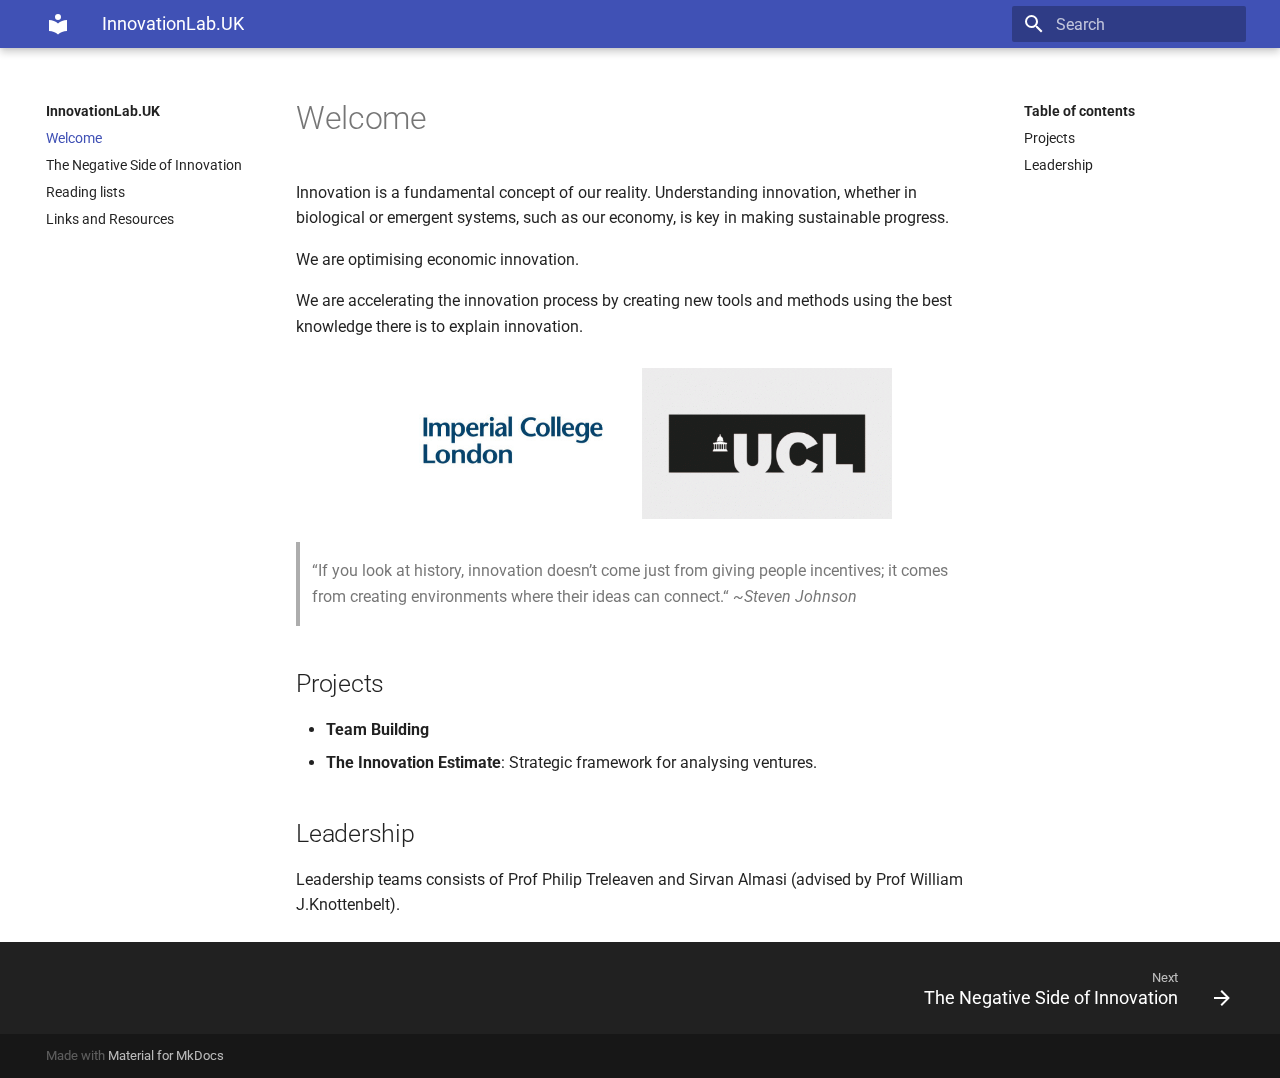
<file: index.html>
<!doctype html>
<html lang="en" class="no-js">
  <head>
    
      <meta charset="utf-8">
      <meta name="viewport" content="width=device-width,initial-scale=1">
      
      
      
      
      <link rel="shortcut icon" href="assets/images/favicon.png">
      <meta name="generator" content="mkdocs-1.1.2, mkdocs-material-7.0.3">
    
    
      
        <title>InnovationLab.UK</title>
      
    
    
      <link rel="stylesheet" href="assets/stylesheets/main.1655a90d.min.css">
      
        
        <link rel="stylesheet" href="assets/stylesheets/palette.7fa14f5b.min.css">
        
      
    
    
    
      
        
        <link rel="preconnect" href="https://fonts.gstatic.com" crossorigin>
        <link rel="stylesheet" href="https://fonts.googleapis.com/css?family=Roboto:300,400,400i,700%7CRoboto+Mono&display=fallback">
        <style>:root{--md-text-font-family:"Roboto";--md-code-font-family:"Roboto Mono"}</style>
      
    
    
    
      <link rel="stylesheet" href="css/style.css">
    
    
      
    
    
  </head>
  
  
    
    
    
    
    
    <body dir="ltr" data-md-color-scheme="" data-md-color-primary="none" data-md-color-accent="none">
      
  
    
    <input class="md-toggle" data-md-toggle="drawer" type="checkbox" id="__drawer" autocomplete="off">
    <input class="md-toggle" data-md-toggle="search" type="checkbox" id="__search" autocomplete="off">
    <label class="md-overlay" for="__drawer"></label>
    <div data-md-component="skip">
      
        
        <a href="#welcome" class="md-skip">
          Skip to content
        </a>
      
    </div>
    <div data-md-component="announce">
      
    </div>
    
      

<header class="md-header" data-md-component="header">
  <nav class="md-header__inner md-grid" aria-label="Header">
    <a href="." title="InnovationLab.UK" class="md-header__button md-logo" aria-label="InnovationLab.UK">
      
  
  <svg xmlns="http://www.w3.org/2000/svg" viewBox="0 0 24 24"><path d="M12 8a3 3 0 0 0 3-3 3 3 0 0 0-3-3 3 3 0 0 0-3 3 3 3 0 0 0 3 3m0 3.54C9.64 9.35 6.5 8 3 8v11c3.5 0 6.64 1.35 9 3.54 2.36-2.19 5.5-3.54 9-3.54V8c-3.5 0-6.64 1.35-9 3.54z"/></svg>

    </a>
    <label class="md-header__button md-icon" for="__drawer">
      <svg xmlns="http://www.w3.org/2000/svg" viewBox="0 0 24 24"><path d="M3 6h18v2H3V6m0 5h18v2H3v-2m0 5h18v2H3v-2z"/></svg>
    </label>
    <div class="md-header__title" data-md-component="header-title">
      <div class="md-header__ellipsis">
        <div class="md-header__topic">
          <span class="md-ellipsis">
            InnovationLab.UK
          </span>
        </div>
        <div class="md-header__topic" data-md-component="header-topic">
          <span class="md-ellipsis">
            
              Welcome
            
          </span>
        </div>
      </div>
    </div>
    <div class="md-header__options">
      
    </div>
    
      <label class="md-header__button md-icon" for="__search">
        <svg xmlns="http://www.w3.org/2000/svg" viewBox="0 0 24 24"><path d="M9.5 3A6.5 6.5 0 0 1 16 9.5c0 1.61-.59 3.09-1.56 4.23l.27.27h.79l5 5-1.5 1.5-5-5v-.79l-.27-.27A6.516 6.516 0 0 1 9.5 16 6.5 6.5 0 0 1 3 9.5 6.5 6.5 0 0 1 9.5 3m0 2C7 5 5 7 5 9.5S7 14 9.5 14 14 12 14 9.5 12 5 9.5 5z"/></svg>
      </label>
      
<div class="md-search" data-md-component="search" role="dialog">
  <label class="md-search__overlay" for="__search"></label>
  <div class="md-search__inner" role="search">
    <form class="md-search__form" name="search">
      <input type="text" class="md-search__input" name="query" aria-label="Search" placeholder="Search" autocapitalize="off" autocorrect="off" autocomplete="off" spellcheck="false" data-md-component="search-query" data-md-state="active" required>
      <label class="md-search__icon md-icon" for="__search">
        <svg xmlns="http://www.w3.org/2000/svg" viewBox="0 0 24 24"><path d="M9.5 3A6.5 6.5 0 0 1 16 9.5c0 1.61-.59 3.09-1.56 4.23l.27.27h.79l5 5-1.5 1.5-5-5v-.79l-.27-.27A6.516 6.516 0 0 1 9.5 16 6.5 6.5 0 0 1 3 9.5 6.5 6.5 0 0 1 9.5 3m0 2C7 5 5 7 5 9.5S7 14 9.5 14 14 12 14 9.5 12 5 9.5 5z"/></svg>
        <svg xmlns="http://www.w3.org/2000/svg" viewBox="0 0 24 24"><path d="M20 11v2H8l5.5 5.5-1.42 1.42L4.16 12l7.92-7.92L13.5 5.5 8 11h12z"/></svg>
      </label>
      <button type="reset" class="md-search__icon md-icon" aria-label="Clear" tabindex="-1">
        <svg xmlns="http://www.w3.org/2000/svg" viewBox="0 0 24 24"><path d="M19 6.41L17.59 5 12 10.59 6.41 5 5 6.41 10.59 12 5 17.59 6.41 19 12 13.41 17.59 19 19 17.59 13.41 12 19 6.41z"/></svg>
      </button>
    </form>
    <div class="md-search__output">
      <div class="md-search__scrollwrap" data-md-scrollfix>
        <div class="md-search-result" data-md-component="search-result">
          <div class="md-search-result__meta">
            Initializing search
          </div>
          <ol class="md-search-result__list"></ol>
        </div>
      </div>
    </div>
  </div>
</div>
    
    
  </nav>
</header>
    
    <div class="md-container" data-md-component="container">
      
      
        
      
      <main class="md-main" data-md-component="main">
        <div class="md-main__inner md-grid">
          
            
              
              <div class="md-sidebar md-sidebar--primary" data-md-component="sidebar" data-md-type="navigation" >
                <div class="md-sidebar__scrollwrap">
                  <div class="md-sidebar__inner">
                    




<nav class="md-nav md-nav--primary" aria-label="Navigation" data-md-level="0">
  <label class="md-nav__title" for="__drawer">
    <a href="." title="InnovationLab.UK" class="md-nav__button md-logo" aria-label="InnovationLab.UK">
      
  
  <svg xmlns="http://www.w3.org/2000/svg" viewBox="0 0 24 24"><path d="M12 8a3 3 0 0 0 3-3 3 3 0 0 0-3-3 3 3 0 0 0-3 3 3 3 0 0 0 3 3m0 3.54C9.64 9.35 6.5 8 3 8v11c3.5 0 6.64 1.35 9 3.54 2.36-2.19 5.5-3.54 9-3.54V8c-3.5 0-6.64 1.35-9 3.54z"/></svg>

    </a>
    InnovationLab.UK
  </label>
  
  <ul class="md-nav__list" data-md-scrollfix>
    
      
      
      

  
  
    
  
  
    <li class="md-nav__item md-nav__item--active">
      
      <input class="md-nav__toggle md-toggle" data-md-toggle="toc" type="checkbox" id="__toc">
      
        
      
      
        <label class="md-nav__link md-nav__link--active" for="__toc">
          Welcome
          <span class="md-nav__icon md-icon"></span>
        </label>
      
      <a href="." class="md-nav__link md-nav__link--active">
        Welcome
      </a>
      
        
<nav class="md-nav md-nav--secondary" aria-label="Table of contents">
  
  
    
  
  
    <label class="md-nav__title" for="__toc">
      <span class="md-nav__icon md-icon"></span>
      Table of contents
    </label>
    <ul class="md-nav__list" data-md-component="toc" data-md-scrollfix>
      
        <li class="md-nav__item">
  <a href="#projects" class="md-nav__link">
    Projects
  </a>
  
</li>
      
        <li class="md-nav__item">
  <a href="#leadership" class="md-nav__link">
    Leadership
  </a>
  
</li>
      
    </ul>
  
</nav>
      
    </li>
  

    
      
      
      

  
  
  
    <li class="md-nav__item">
      <a href="negative/" class="md-nav__link">
        The Negative Side of Innovation
      </a>
    </li>
  

    
      
      
      

  
  
  
    <li class="md-nav__item">
      <a href="reading/" class="md-nav__link">
        Reading lists
      </a>
    </li>
  

    
      
      
      

  
  
  
    <li class="md-nav__item">
      <a href="resources/" class="md-nav__link">
        Links and Resources
      </a>
    </li>
  

    
  </ul>
</nav>
                  </div>
                </div>
              </div>
            
            
              
              <div class="md-sidebar md-sidebar--secondary" data-md-component="sidebar" data-md-type="toc" >
                <div class="md-sidebar__scrollwrap">
                  <div class="md-sidebar__inner">
                    
<nav class="md-nav md-nav--secondary" aria-label="Table of contents">
  
  
    
  
  
    <label class="md-nav__title" for="__toc">
      <span class="md-nav__icon md-icon"></span>
      Table of contents
    </label>
    <ul class="md-nav__list" data-md-component="toc" data-md-scrollfix>
      
        <li class="md-nav__item">
  <a href="#projects" class="md-nav__link">
    Projects
  </a>
  
</li>
      
        <li class="md-nav__item">
  <a href="#leadership" class="md-nav__link">
    Leadership
  </a>
  
</li>
      
    </ul>
  
</nav>
                  </div>
                </div>
              </div>
            
          
          <div class="md-content" data-md-component="content">
            <article class="md-content__inner md-typeset">
              
                
                
                <h1 id="welcome">Welcome</h1>
<p>Innovation is a fundamental concept of our reality. Understanding innovation, whether in biological or emergent systems, such as our economy, is key in making sustainable progress.</p>
<p>We are optimising economic innovation.</p>
<p>We are accelerating the innovation process by creating new tools and methods using the best knowledge there is to explain innovation.</p>
<p><center>
<img src="img/icl_logo.jpeg" width="250" alt="Imperial College London Logo" />
<img src="img/ucl_logo.gif" width="250" alt="University College London Logo" />
</center></p>
<blockquote>
<p>“If you look at history, innovation doesn’t come just from giving people incentives; it comes from creating environments where their ideas can connect.“ <em>~Steven Johnson</em></p>
</blockquote>
<h2 id="projects">Projects</h2>
<ul>
<li><strong>Team Building</strong></li>
<li><strong>The Innovation Estimate</strong>: Strategic framework for analysing ventures.</li>
</ul>
<h2 id="leadership">Leadership</h2>
<p>Leadership teams consists of Prof Philip Treleaven and Sirvan Almasi (advised by Prof William J.Knottenbelt).</p>
                
              
              
                


              
            </article>
          </div>
        </div>
      </main>
      
        
<footer class="md-footer">
  
    <nav class="md-footer__inner md-grid" aria-label="Footer">
      
      
        <a href="negative/" class="md-footer__link md-footer__link--next" rel="next">
          <div class="md-footer__title">
            <div class="md-ellipsis">
              <span class="md-footer__direction">
                Next
              </span>
              The Negative Side of Innovation
            </div>
          </div>
          <div class="md-footer__button md-icon">
            <svg xmlns="http://www.w3.org/2000/svg" viewBox="0 0 24 24"><path d="M4 11v2h12l-5.5 5.5 1.42 1.42L19.84 12l-7.92-7.92L10.5 5.5 16 11H4z"/></svg>
          </div>
        </a>
      
    </nav>
  
  <div class="md-footer-meta md-typeset">
    <div class="md-footer-meta__inner md-grid">
      <div class="md-footer-copyright">
        
        Made with
        <a href="https://squidfunk.github.io/mkdocs-material/" target="_blank" rel="noopener">
          Material for MkDocs
        </a>
      </div>
      
    </div>
  </div>
</footer>
      
    </div>
    <div class="md-dialog" data-md-component="dialog">
      <div class="md-dialog__inner md-typeset"></div>
    </div>
    <script id="__config" type="application/json">{"base": ".", "features": [], "translations": {"clipboard.copy": "Copy to clipboard", "clipboard.copied": "Copied to clipboard", "search.config.lang": "en", "search.config.pipeline": "trimmer, stopWordFilter", "search.config.separator": "[\\s\\-]+", "search.placeholder": "Search", "search.result.placeholder": "Type to start searching", "search.result.none": "No matching documents", "search.result.one": "1 matching document", "search.result.other": "# matching documents", "search.result.more.one": "1 more on this page", "search.result.more.other": "# more on this page", "search.result.term.missing": "Missing"}, "search": "assets/javascripts/workers/search.fb4a9340.min.js", "version": null}</script>
    
    
      <script src="assets/javascripts/bundle.ca5457b8.min.js"></script>
      
    
  </body>
</html>
</file>
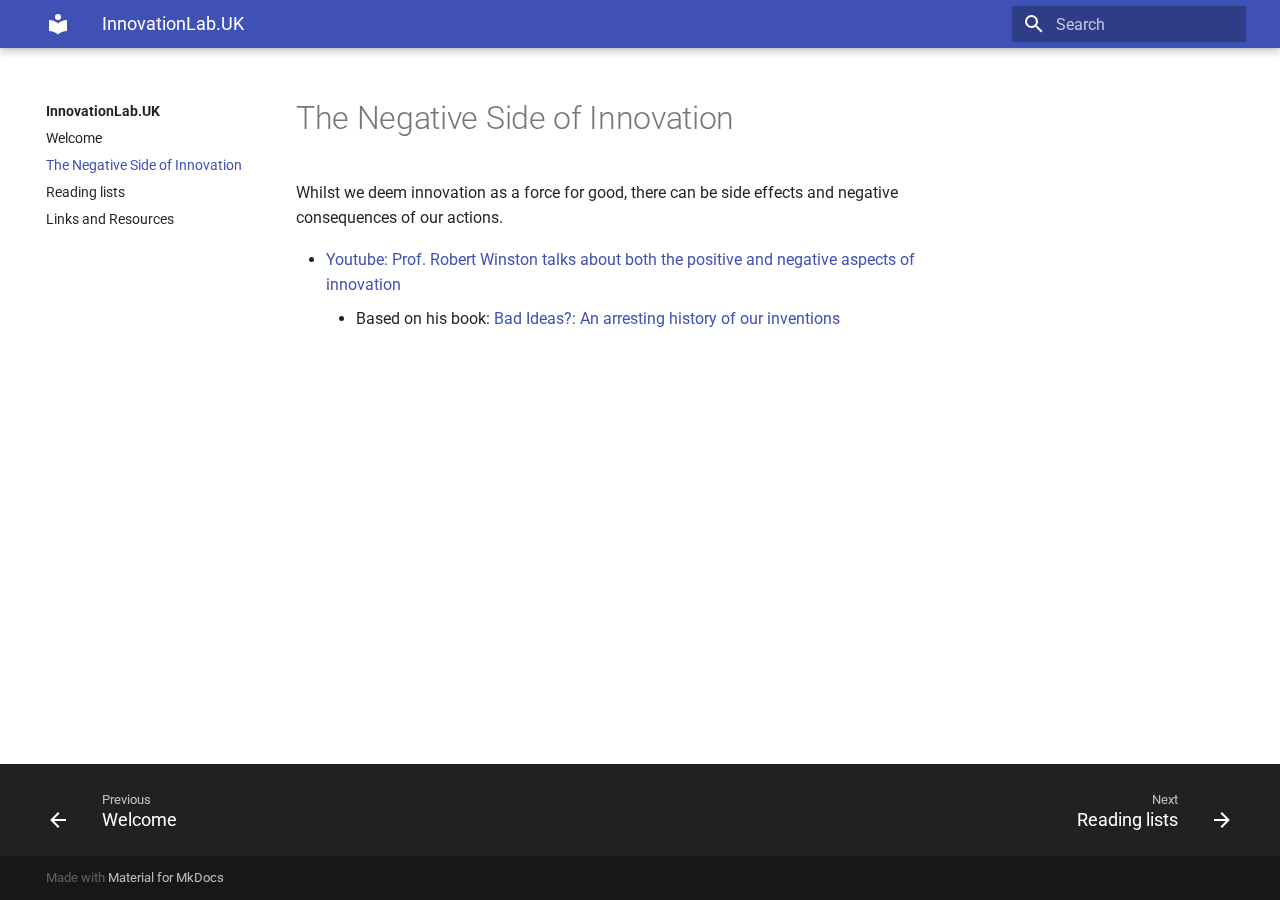
<file: negative/index.html>
<!doctype html>
<html lang="en" class="no-js">
  <head>
    
      <meta charset="utf-8">
      <meta name="viewport" content="width=device-width,initial-scale=1">
      
      
      
      
      <link rel="shortcut icon" href="../assets/images/favicon.png">
      <meta name="generator" content="mkdocs-1.1.2, mkdocs-material-7.0.3">
    
    
      
        <title>The Negative Side of Innovation - InnovationLab.UK</title>
      
    
    
      <link rel="stylesheet" href="../assets/stylesheets/main.1655a90d.min.css">
      
        
        <link rel="stylesheet" href="../assets/stylesheets/palette.7fa14f5b.min.css">
        
      
    
    
    
      
        
        <link rel="preconnect" href="https://fonts.gstatic.com" crossorigin>
        <link rel="stylesheet" href="https://fonts.googleapis.com/css?family=Roboto:300,400,400i,700%7CRoboto+Mono&display=fallback">
        <style>:root{--md-text-font-family:"Roboto";--md-code-font-family:"Roboto Mono"}</style>
      
    
    
    
      <link rel="stylesheet" href="../css/style.css">
    
    
      
    
    
  </head>
  
  
    
    
    
    
    
    <body dir="ltr" data-md-color-scheme="" data-md-color-primary="none" data-md-color-accent="none">
      
  
    
    <input class="md-toggle" data-md-toggle="drawer" type="checkbox" id="__drawer" autocomplete="off">
    <input class="md-toggle" data-md-toggle="search" type="checkbox" id="__search" autocomplete="off">
    <label class="md-overlay" for="__drawer"></label>
    <div data-md-component="skip">
      
        
        <a href="#the-negative-side-of-innovation" class="md-skip">
          Skip to content
        </a>
      
    </div>
    <div data-md-component="announce">
      
    </div>
    
      

<header class="md-header" data-md-component="header">
  <nav class="md-header__inner md-grid" aria-label="Header">
    <a href=".." title="InnovationLab.UK" class="md-header__button md-logo" aria-label="InnovationLab.UK">
      
  
  <svg xmlns="http://www.w3.org/2000/svg" viewBox="0 0 24 24"><path d="M12 8a3 3 0 0 0 3-3 3 3 0 0 0-3-3 3 3 0 0 0-3 3 3 3 0 0 0 3 3m0 3.54C9.64 9.35 6.5 8 3 8v11c3.5 0 6.64 1.35 9 3.54 2.36-2.19 5.5-3.54 9-3.54V8c-3.5 0-6.64 1.35-9 3.54z"/></svg>

    </a>
    <label class="md-header__button md-icon" for="__drawer">
      <svg xmlns="http://www.w3.org/2000/svg" viewBox="0 0 24 24"><path d="M3 6h18v2H3V6m0 5h18v2H3v-2m0 5h18v2H3v-2z"/></svg>
    </label>
    <div class="md-header__title" data-md-component="header-title">
      <div class="md-header__ellipsis">
        <div class="md-header__topic">
          <span class="md-ellipsis">
            InnovationLab.UK
          </span>
        </div>
        <div class="md-header__topic" data-md-component="header-topic">
          <span class="md-ellipsis">
            
              The Negative Side of Innovation
            
          </span>
        </div>
      </div>
    </div>
    <div class="md-header__options">
      
    </div>
    
      <label class="md-header__button md-icon" for="__search">
        <svg xmlns="http://www.w3.org/2000/svg" viewBox="0 0 24 24"><path d="M9.5 3A6.5 6.5 0 0 1 16 9.5c0 1.61-.59 3.09-1.56 4.23l.27.27h.79l5 5-1.5 1.5-5-5v-.79l-.27-.27A6.516 6.516 0 0 1 9.5 16 6.5 6.5 0 0 1 3 9.5 6.5 6.5 0 0 1 9.5 3m0 2C7 5 5 7 5 9.5S7 14 9.5 14 14 12 14 9.5 12 5 9.5 5z"/></svg>
      </label>
      
<div class="md-search" data-md-component="search" role="dialog">
  <label class="md-search__overlay" for="__search"></label>
  <div class="md-search__inner" role="search">
    <form class="md-search__form" name="search">
      <input type="text" class="md-search__input" name="query" aria-label="Search" placeholder="Search" autocapitalize="off" autocorrect="off" autocomplete="off" spellcheck="false" data-md-component="search-query" data-md-state="active" required>
      <label class="md-search__icon md-icon" for="__search">
        <svg xmlns="http://www.w3.org/2000/svg" viewBox="0 0 24 24"><path d="M9.5 3A6.5 6.5 0 0 1 16 9.5c0 1.61-.59 3.09-1.56 4.23l.27.27h.79l5 5-1.5 1.5-5-5v-.79l-.27-.27A6.516 6.516 0 0 1 9.5 16 6.5 6.5 0 0 1 3 9.5 6.5 6.5 0 0 1 9.5 3m0 2C7 5 5 7 5 9.5S7 14 9.5 14 14 12 14 9.5 12 5 9.5 5z"/></svg>
        <svg xmlns="http://www.w3.org/2000/svg" viewBox="0 0 24 24"><path d="M20 11v2H8l5.5 5.5-1.42 1.42L4.16 12l7.92-7.92L13.5 5.5 8 11h12z"/></svg>
      </label>
      <button type="reset" class="md-search__icon md-icon" aria-label="Clear" tabindex="-1">
        <svg xmlns="http://www.w3.org/2000/svg" viewBox="0 0 24 24"><path d="M19 6.41L17.59 5 12 10.59 6.41 5 5 6.41 10.59 12 5 17.59 6.41 19 12 13.41 17.59 19 19 17.59 13.41 12 19 6.41z"/></svg>
      </button>
    </form>
    <div class="md-search__output">
      <div class="md-search__scrollwrap" data-md-scrollfix>
        <div class="md-search-result" data-md-component="search-result">
          <div class="md-search-result__meta">
            Initializing search
          </div>
          <ol class="md-search-result__list"></ol>
        </div>
      </div>
    </div>
  </div>
</div>
    
    
  </nav>
</header>
    
    <div class="md-container" data-md-component="container">
      
      
        
      
      <main class="md-main" data-md-component="main">
        <div class="md-main__inner md-grid">
          
            
              
              <div class="md-sidebar md-sidebar--primary" data-md-component="sidebar" data-md-type="navigation" >
                <div class="md-sidebar__scrollwrap">
                  <div class="md-sidebar__inner">
                    




<nav class="md-nav md-nav--primary" aria-label="Navigation" data-md-level="0">
  <label class="md-nav__title" for="__drawer">
    <a href=".." title="InnovationLab.UK" class="md-nav__button md-logo" aria-label="InnovationLab.UK">
      
  
  <svg xmlns="http://www.w3.org/2000/svg" viewBox="0 0 24 24"><path d="M12 8a3 3 0 0 0 3-3 3 3 0 0 0-3-3 3 3 0 0 0-3 3 3 3 0 0 0 3 3m0 3.54C9.64 9.35 6.5 8 3 8v11c3.5 0 6.64 1.35 9 3.54 2.36-2.19 5.5-3.54 9-3.54V8c-3.5 0-6.64 1.35-9 3.54z"/></svg>

    </a>
    InnovationLab.UK
  </label>
  
  <ul class="md-nav__list" data-md-scrollfix>
    
      
      
      

  
  
  
    <li class="md-nav__item">
      <a href=".." class="md-nav__link">
        Welcome
      </a>
    </li>
  

    
      
      
      

  
  
    
  
  
    <li class="md-nav__item md-nav__item--active">
      
      <input class="md-nav__toggle md-toggle" data-md-toggle="toc" type="checkbox" id="__toc">
      
        
      
      
      <a href="./" class="md-nav__link md-nav__link--active">
        The Negative Side of Innovation
      </a>
      
    </li>
  

    
      
      
      

  
  
  
    <li class="md-nav__item">
      <a href="../reading/" class="md-nav__link">
        Reading lists
      </a>
    </li>
  

    
      
      
      

  
  
  
    <li class="md-nav__item">
      <a href="../resources/" class="md-nav__link">
        Links and Resources
      </a>
    </li>
  

    
  </ul>
</nav>
                  </div>
                </div>
              </div>
            
            
              
              <div class="md-sidebar md-sidebar--secondary" data-md-component="sidebar" data-md-type="toc" >
                <div class="md-sidebar__scrollwrap">
                  <div class="md-sidebar__inner">
                    
<nav class="md-nav md-nav--secondary" aria-label="Table of contents">
  
  
    
  
  
</nav>
                  </div>
                </div>
              </div>
            
          
          <div class="md-content" data-md-component="content">
            <article class="md-content__inner md-typeset">
              
                
                
                <h1 id="the-negative-side-of-innovation">The Negative Side of Innovation</h1>
<p>Whilst we deem innovation as a force for good, there can be side effects and negative consequences of our actions.</p>
<ul>
<li><a href="https://www.youtube.com/watch?v=v4czoESO0t8">Youtube: Prof. Robert Winston talks about both the positive and negative aspects of innovation</a><ul>
<li>Based on his book: <a href="https://www.amazon.co.uk/gp/huc/view.html?ie=UTF8&amp;newItems=Cf3e1ec6d-52e6-4bf5-a92b-7de1af9c46f2%2C1">Bad Ideas?: An arresting history of our inventions</a></li>
</ul>
</li>
</ul>
                
              
              
                


              
            </article>
          </div>
        </div>
      </main>
      
        
<footer class="md-footer">
  
    <nav class="md-footer__inner md-grid" aria-label="Footer">
      
        <a href=".." class="md-footer__link md-footer__link--prev" rel="prev">
          <div class="md-footer__button md-icon">
            <svg xmlns="http://www.w3.org/2000/svg" viewBox="0 0 24 24"><path d="M20 11v2H8l5.5 5.5-1.42 1.42L4.16 12l7.92-7.92L13.5 5.5 8 11h12z"/></svg>
          </div>
          <div class="md-footer__title">
            <div class="md-ellipsis">
              <span class="md-footer__direction">
                Previous
              </span>
              Welcome
            </div>
          </div>
        </a>
      
      
        <a href="../reading/" class="md-footer__link md-footer__link--next" rel="next">
          <div class="md-footer__title">
            <div class="md-ellipsis">
              <span class="md-footer__direction">
                Next
              </span>
              Reading lists
            </div>
          </div>
          <div class="md-footer__button md-icon">
            <svg xmlns="http://www.w3.org/2000/svg" viewBox="0 0 24 24"><path d="M4 11v2h12l-5.5 5.5 1.42 1.42L19.84 12l-7.92-7.92L10.5 5.5 16 11H4z"/></svg>
          </div>
        </a>
      
    </nav>
  
  <div class="md-footer-meta md-typeset">
    <div class="md-footer-meta__inner md-grid">
      <div class="md-footer-copyright">
        
        Made with
        <a href="https://squidfunk.github.io/mkdocs-material/" target="_blank" rel="noopener">
          Material for MkDocs
        </a>
      </div>
      
    </div>
  </div>
</footer>
      
    </div>
    <div class="md-dialog" data-md-component="dialog">
      <div class="md-dialog__inner md-typeset"></div>
    </div>
    <script id="__config" type="application/json">{"base": "..", "features": [], "translations": {"clipboard.copy": "Copy to clipboard", "clipboard.copied": "Copied to clipboard", "search.config.lang": "en", "search.config.pipeline": "trimmer, stopWordFilter", "search.config.separator": "[\\s\\-]+", "search.placeholder": "Search", "search.result.placeholder": "Type to start searching", "search.result.none": "No matching documents", "search.result.one": "1 matching document", "search.result.other": "# matching documents", "search.result.more.one": "1 more on this page", "search.result.more.other": "# more on this page", "search.result.term.missing": "Missing"}, "search": "../assets/javascripts/workers/search.fb4a9340.min.js", "version": null}</script>
    
    
      <script src="../assets/javascripts/bundle.ca5457b8.min.js"></script>
      
    
  </body>
</html>
</file>
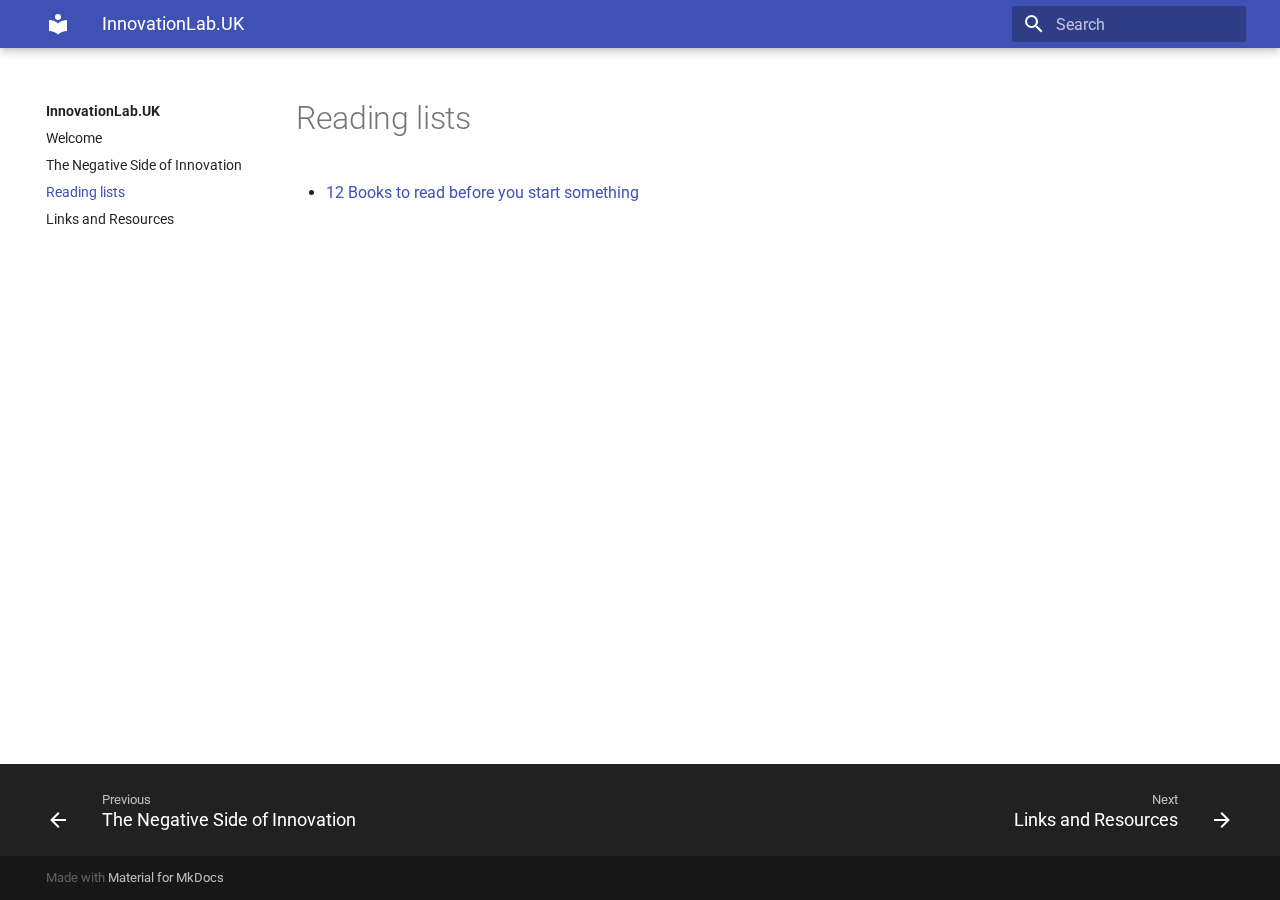
<file: reading/index.html>
<!doctype html>
<html lang="en" class="no-js">
  <head>
    
      <meta charset="utf-8">
      <meta name="viewport" content="width=device-width,initial-scale=1">
      
      
      
      
      <link rel="shortcut icon" href="../assets/images/favicon.png">
      <meta name="generator" content="mkdocs-1.1.2, mkdocs-material-7.0.3">
    
    
      
        <title>Reading lists - InnovationLab.UK</title>
      
    
    
      <link rel="stylesheet" href="../assets/stylesheets/main.1655a90d.min.css">
      
        
        <link rel="stylesheet" href="../assets/stylesheets/palette.7fa14f5b.min.css">
        
      
    
    
    
      
        
        <link rel="preconnect" href="https://fonts.gstatic.com" crossorigin>
        <link rel="stylesheet" href="https://fonts.googleapis.com/css?family=Roboto:300,400,400i,700%7CRoboto+Mono&display=fallback">
        <style>:root{--md-text-font-family:"Roboto";--md-code-font-family:"Roboto Mono"}</style>
      
    
    
    
      <link rel="stylesheet" href="../css/style.css">
    
    
      
    
    
  </head>
  
  
    
    
    
    
    
    <body dir="ltr" data-md-color-scheme="" data-md-color-primary="none" data-md-color-accent="none">
      
  
    
    <input class="md-toggle" data-md-toggle="drawer" type="checkbox" id="__drawer" autocomplete="off">
    <input class="md-toggle" data-md-toggle="search" type="checkbox" id="__search" autocomplete="off">
    <label class="md-overlay" for="__drawer"></label>
    <div data-md-component="skip">
      
        
        <a href="#reading-lists" class="md-skip">
          Skip to content
        </a>
      
    </div>
    <div data-md-component="announce">
      
    </div>
    
      

<header class="md-header" data-md-component="header">
  <nav class="md-header__inner md-grid" aria-label="Header">
    <a href=".." title="InnovationLab.UK" class="md-header__button md-logo" aria-label="InnovationLab.UK">
      
  
  <svg xmlns="http://www.w3.org/2000/svg" viewBox="0 0 24 24"><path d="M12 8a3 3 0 0 0 3-3 3 3 0 0 0-3-3 3 3 0 0 0-3 3 3 3 0 0 0 3 3m0 3.54C9.64 9.35 6.5 8 3 8v11c3.5 0 6.64 1.35 9 3.54 2.36-2.19 5.5-3.54 9-3.54V8c-3.5 0-6.64 1.35-9 3.54z"/></svg>

    </a>
    <label class="md-header__button md-icon" for="__drawer">
      <svg xmlns="http://www.w3.org/2000/svg" viewBox="0 0 24 24"><path d="M3 6h18v2H3V6m0 5h18v2H3v-2m0 5h18v2H3v-2z"/></svg>
    </label>
    <div class="md-header__title" data-md-component="header-title">
      <div class="md-header__ellipsis">
        <div class="md-header__topic">
          <span class="md-ellipsis">
            InnovationLab.UK
          </span>
        </div>
        <div class="md-header__topic" data-md-component="header-topic">
          <span class="md-ellipsis">
            
              Reading lists
            
          </span>
        </div>
      </div>
    </div>
    <div class="md-header__options">
      
    </div>
    
      <label class="md-header__button md-icon" for="__search">
        <svg xmlns="http://www.w3.org/2000/svg" viewBox="0 0 24 24"><path d="M9.5 3A6.5 6.5 0 0 1 16 9.5c0 1.61-.59 3.09-1.56 4.23l.27.27h.79l5 5-1.5 1.5-5-5v-.79l-.27-.27A6.516 6.516 0 0 1 9.5 16 6.5 6.5 0 0 1 3 9.5 6.5 6.5 0 0 1 9.5 3m0 2C7 5 5 7 5 9.5S7 14 9.5 14 14 12 14 9.5 12 5 9.5 5z"/></svg>
      </label>
      
<div class="md-search" data-md-component="search" role="dialog">
  <label class="md-search__overlay" for="__search"></label>
  <div class="md-search__inner" role="search">
    <form class="md-search__form" name="search">
      <input type="text" class="md-search__input" name="query" aria-label="Search" placeholder="Search" autocapitalize="off" autocorrect="off" autocomplete="off" spellcheck="false" data-md-component="search-query" data-md-state="active" required>
      <label class="md-search__icon md-icon" for="__search">
        <svg xmlns="http://www.w3.org/2000/svg" viewBox="0 0 24 24"><path d="M9.5 3A6.5 6.5 0 0 1 16 9.5c0 1.61-.59 3.09-1.56 4.23l.27.27h.79l5 5-1.5 1.5-5-5v-.79l-.27-.27A6.516 6.516 0 0 1 9.5 16 6.5 6.5 0 0 1 3 9.5 6.5 6.5 0 0 1 9.5 3m0 2C7 5 5 7 5 9.5S7 14 9.5 14 14 12 14 9.5 12 5 9.5 5z"/></svg>
        <svg xmlns="http://www.w3.org/2000/svg" viewBox="0 0 24 24"><path d="M20 11v2H8l5.5 5.5-1.42 1.42L4.16 12l7.92-7.92L13.5 5.5 8 11h12z"/></svg>
      </label>
      <button type="reset" class="md-search__icon md-icon" aria-label="Clear" tabindex="-1">
        <svg xmlns="http://www.w3.org/2000/svg" viewBox="0 0 24 24"><path d="M19 6.41L17.59 5 12 10.59 6.41 5 5 6.41 10.59 12 5 17.59 6.41 19 12 13.41 17.59 19 19 17.59 13.41 12 19 6.41z"/></svg>
      </button>
    </form>
    <div class="md-search__output">
      <div class="md-search__scrollwrap" data-md-scrollfix>
        <div class="md-search-result" data-md-component="search-result">
          <div class="md-search-result__meta">
            Initializing search
          </div>
          <ol class="md-search-result__list"></ol>
        </div>
      </div>
    </div>
  </div>
</div>
    
    
  </nav>
</header>
    
    <div class="md-container" data-md-component="container">
      
      
        
      
      <main class="md-main" data-md-component="main">
        <div class="md-main__inner md-grid">
          
            
              
              <div class="md-sidebar md-sidebar--primary" data-md-component="sidebar" data-md-type="navigation" >
                <div class="md-sidebar__scrollwrap">
                  <div class="md-sidebar__inner">
                    




<nav class="md-nav md-nav--primary" aria-label="Navigation" data-md-level="0">
  <label class="md-nav__title" for="__drawer">
    <a href=".." title="InnovationLab.UK" class="md-nav__button md-logo" aria-label="InnovationLab.UK">
      
  
  <svg xmlns="http://www.w3.org/2000/svg" viewBox="0 0 24 24"><path d="M12 8a3 3 0 0 0 3-3 3 3 0 0 0-3-3 3 3 0 0 0-3 3 3 3 0 0 0 3 3m0 3.54C9.64 9.35 6.5 8 3 8v11c3.5 0 6.64 1.35 9 3.54 2.36-2.19 5.5-3.54 9-3.54V8c-3.5 0-6.64 1.35-9 3.54z"/></svg>

    </a>
    InnovationLab.UK
  </label>
  
  <ul class="md-nav__list" data-md-scrollfix>
    
      
      
      

  
  
  
    <li class="md-nav__item">
      <a href=".." class="md-nav__link">
        Welcome
      </a>
    </li>
  

    
      
      
      

  
  
  
    <li class="md-nav__item">
      <a href="../negative/" class="md-nav__link">
        The Negative Side of Innovation
      </a>
    </li>
  

    
      
      
      

  
  
    
  
  
    <li class="md-nav__item md-nav__item--active">
      
      <input class="md-nav__toggle md-toggle" data-md-toggle="toc" type="checkbox" id="__toc">
      
        
      
      
      <a href="./" class="md-nav__link md-nav__link--active">
        Reading lists
      </a>
      
    </li>
  

    
      
      
      

  
  
  
    <li class="md-nav__item">
      <a href="../resources/" class="md-nav__link">
        Links and Resources
      </a>
    </li>
  

    
  </ul>
</nav>
                  </div>
                </div>
              </div>
            
            
              
              <div class="md-sidebar md-sidebar--secondary" data-md-component="sidebar" data-md-type="toc" >
                <div class="md-sidebar__scrollwrap">
                  <div class="md-sidebar__inner">
                    
<nav class="md-nav md-nav--secondary" aria-label="Table of contents">
  
  
    
  
  
</nav>
                  </div>
                </div>
              </div>
            
          
          <div class="md-content" data-md-component="content">
            <article class="md-content__inner md-typeset">
              
                
                
                <h1 id="reading-lists">Reading lists</h1>
<ul>
<li><a href="https://thedolectures.com/blogs/lists 12-books-to-read-before-you-start-something">12 Books to read before you start something</a></li>
</ul>
                
              
              
                


              
            </article>
          </div>
        </div>
      </main>
      
        
<footer class="md-footer">
  
    <nav class="md-footer__inner md-grid" aria-label="Footer">
      
        <a href="../negative/" class="md-footer__link md-footer__link--prev" rel="prev">
          <div class="md-footer__button md-icon">
            <svg xmlns="http://www.w3.org/2000/svg" viewBox="0 0 24 24"><path d="M20 11v2H8l5.5 5.5-1.42 1.42L4.16 12l7.92-7.92L13.5 5.5 8 11h12z"/></svg>
          </div>
          <div class="md-footer__title">
            <div class="md-ellipsis">
              <span class="md-footer__direction">
                Previous
              </span>
              The Negative Side of Innovation
            </div>
          </div>
        </a>
      
      
        <a href="../resources/" class="md-footer__link md-footer__link--next" rel="next">
          <div class="md-footer__title">
            <div class="md-ellipsis">
              <span class="md-footer__direction">
                Next
              </span>
              Links and Resources
            </div>
          </div>
          <div class="md-footer__button md-icon">
            <svg xmlns="http://www.w3.org/2000/svg" viewBox="0 0 24 24"><path d="M4 11v2h12l-5.5 5.5 1.42 1.42L19.84 12l-7.92-7.92L10.5 5.5 16 11H4z"/></svg>
          </div>
        </a>
      
    </nav>
  
  <div class="md-footer-meta md-typeset">
    <div class="md-footer-meta__inner md-grid">
      <div class="md-footer-copyright">
        
        Made with
        <a href="https://squidfunk.github.io/mkdocs-material/" target="_blank" rel="noopener">
          Material for MkDocs
        </a>
      </div>
      
    </div>
  </div>
</footer>
      
    </div>
    <div class="md-dialog" data-md-component="dialog">
      <div class="md-dialog__inner md-typeset"></div>
    </div>
    <script id="__config" type="application/json">{"base": "..", "features": [], "translations": {"clipboard.copy": "Copy to clipboard", "clipboard.copied": "Copied to clipboard", "search.config.lang": "en", "search.config.pipeline": "trimmer, stopWordFilter", "search.config.separator": "[\\s\\-]+", "search.placeholder": "Search", "search.result.placeholder": "Type to start searching", "search.result.none": "No matching documents", "search.result.one": "1 matching document", "search.result.other": "# matching documents", "search.result.more.one": "1 more on this page", "search.result.more.other": "# more on this page", "search.result.term.missing": "Missing"}, "search": "../assets/javascripts/workers/search.fb4a9340.min.js", "version": null}</script>
    
    
      <script src="../assets/javascripts/bundle.ca5457b8.min.js"></script>
      
    
  </body>
</html>
</file>
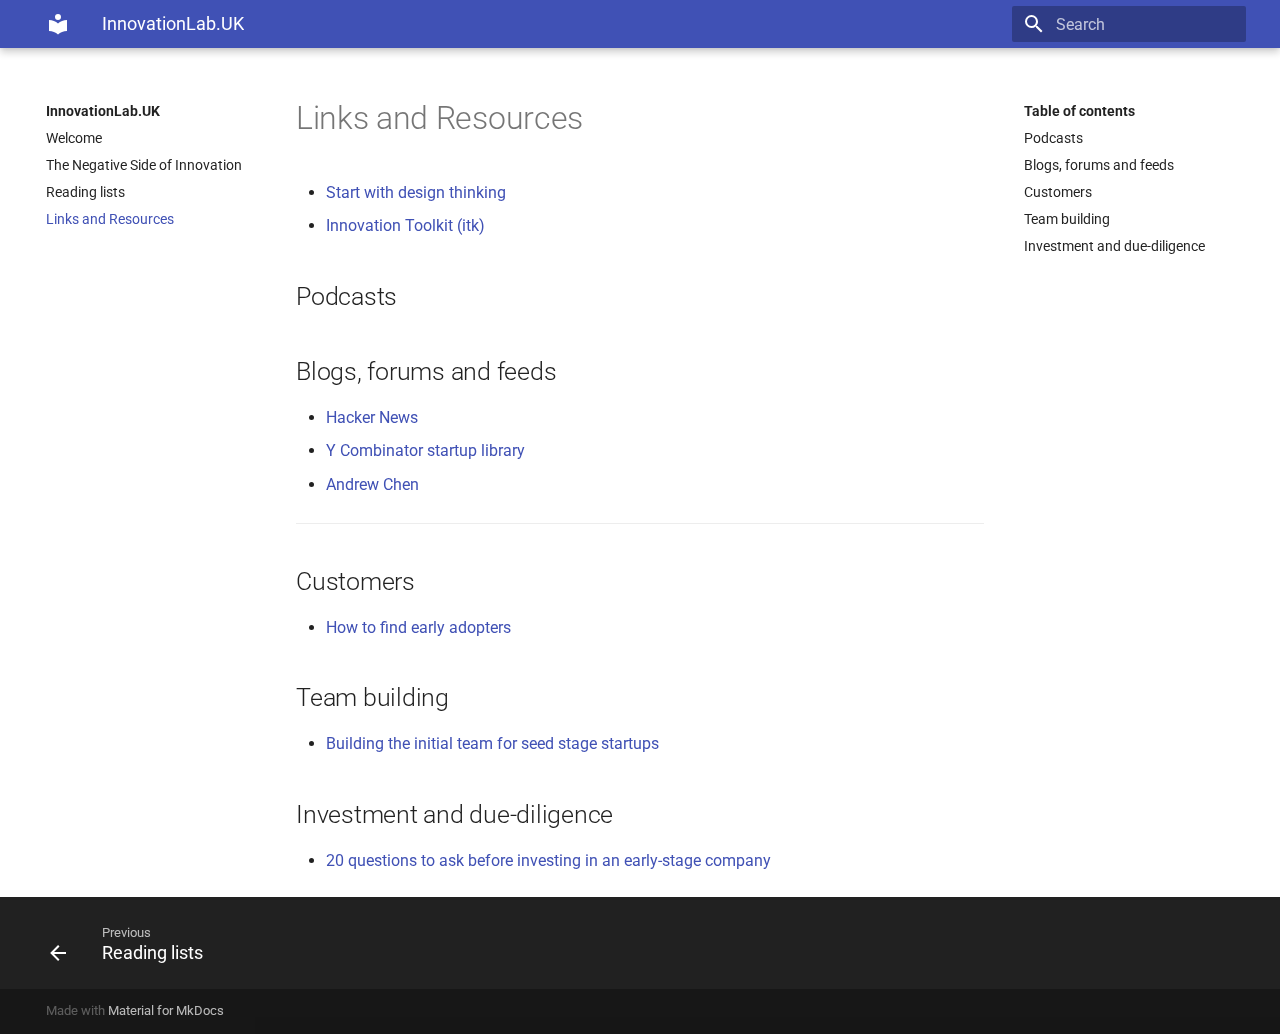
<file: resources/index.html>
<!doctype html>
<html lang="en" class="no-js">
  <head>
    
      <meta charset="utf-8">
      <meta name="viewport" content="width=device-width,initial-scale=1">
      
      
      
      
      <link rel="shortcut icon" href="../assets/images/favicon.png">
      <meta name="generator" content="mkdocs-1.1.2, mkdocs-material-7.0.3">
    
    
      
        <title>Links and Resources - InnovationLab.UK</title>
      
    
    
      <link rel="stylesheet" href="../assets/stylesheets/main.1655a90d.min.css">
      
        
        <link rel="stylesheet" href="../assets/stylesheets/palette.7fa14f5b.min.css">
        
      
    
    
    
      
        
        <link rel="preconnect" href="https://fonts.gstatic.com" crossorigin>
        <link rel="stylesheet" href="https://fonts.googleapis.com/css?family=Roboto:300,400,400i,700%7CRoboto+Mono&display=fallback">
        <style>:root{--md-text-font-family:"Roboto";--md-code-font-family:"Roboto Mono"}</style>
      
    
    
    
      <link rel="stylesheet" href="../css/style.css">
    
    
      
    
    
  </head>
  
  
    
    
    
    
    
    <body dir="ltr" data-md-color-scheme="" data-md-color-primary="none" data-md-color-accent="none">
      
  
    
    <input class="md-toggle" data-md-toggle="drawer" type="checkbox" id="__drawer" autocomplete="off">
    <input class="md-toggle" data-md-toggle="search" type="checkbox" id="__search" autocomplete="off">
    <label class="md-overlay" for="__drawer"></label>
    <div data-md-component="skip">
      
        
        <a href="#links-and-resources" class="md-skip">
          Skip to content
        </a>
      
    </div>
    <div data-md-component="announce">
      
    </div>
    
      

<header class="md-header" data-md-component="header">
  <nav class="md-header__inner md-grid" aria-label="Header">
    <a href=".." title="InnovationLab.UK" class="md-header__button md-logo" aria-label="InnovationLab.UK">
      
  
  <svg xmlns="http://www.w3.org/2000/svg" viewBox="0 0 24 24"><path d="M12 8a3 3 0 0 0 3-3 3 3 0 0 0-3-3 3 3 0 0 0-3 3 3 3 0 0 0 3 3m0 3.54C9.64 9.35 6.5 8 3 8v11c3.5 0 6.64 1.35 9 3.54 2.36-2.19 5.5-3.54 9-3.54V8c-3.5 0-6.64 1.35-9 3.54z"/></svg>

    </a>
    <label class="md-header__button md-icon" for="__drawer">
      <svg xmlns="http://www.w3.org/2000/svg" viewBox="0 0 24 24"><path d="M3 6h18v2H3V6m0 5h18v2H3v-2m0 5h18v2H3v-2z"/></svg>
    </label>
    <div class="md-header__title" data-md-component="header-title">
      <div class="md-header__ellipsis">
        <div class="md-header__topic">
          <span class="md-ellipsis">
            InnovationLab.UK
          </span>
        </div>
        <div class="md-header__topic" data-md-component="header-topic">
          <span class="md-ellipsis">
            
              Links and Resources
            
          </span>
        </div>
      </div>
    </div>
    <div class="md-header__options">
      
    </div>
    
      <label class="md-header__button md-icon" for="__search">
        <svg xmlns="http://www.w3.org/2000/svg" viewBox="0 0 24 24"><path d="M9.5 3A6.5 6.5 0 0 1 16 9.5c0 1.61-.59 3.09-1.56 4.23l.27.27h.79l5 5-1.5 1.5-5-5v-.79l-.27-.27A6.516 6.516 0 0 1 9.5 16 6.5 6.5 0 0 1 3 9.5 6.5 6.5 0 0 1 9.5 3m0 2C7 5 5 7 5 9.5S7 14 9.5 14 14 12 14 9.5 12 5 9.5 5z"/></svg>
      </label>
      
<div class="md-search" data-md-component="search" role="dialog">
  <label class="md-search__overlay" for="__search"></label>
  <div class="md-search__inner" role="search">
    <form class="md-search__form" name="search">
      <input type="text" class="md-search__input" name="query" aria-label="Search" placeholder="Search" autocapitalize="off" autocorrect="off" autocomplete="off" spellcheck="false" data-md-component="search-query" data-md-state="active" required>
      <label class="md-search__icon md-icon" for="__search">
        <svg xmlns="http://www.w3.org/2000/svg" viewBox="0 0 24 24"><path d="M9.5 3A6.5 6.5 0 0 1 16 9.5c0 1.61-.59 3.09-1.56 4.23l.27.27h.79l5 5-1.5 1.5-5-5v-.79l-.27-.27A6.516 6.516 0 0 1 9.5 16 6.5 6.5 0 0 1 3 9.5 6.5 6.5 0 0 1 9.5 3m0 2C7 5 5 7 5 9.5S7 14 9.5 14 14 12 14 9.5 12 5 9.5 5z"/></svg>
        <svg xmlns="http://www.w3.org/2000/svg" viewBox="0 0 24 24"><path d="M20 11v2H8l5.5 5.5-1.42 1.42L4.16 12l7.92-7.92L13.5 5.5 8 11h12z"/></svg>
      </label>
      <button type="reset" class="md-search__icon md-icon" aria-label="Clear" tabindex="-1">
        <svg xmlns="http://www.w3.org/2000/svg" viewBox="0 0 24 24"><path d="M19 6.41L17.59 5 12 10.59 6.41 5 5 6.41 10.59 12 5 17.59 6.41 19 12 13.41 17.59 19 19 17.59 13.41 12 19 6.41z"/></svg>
      </button>
    </form>
    <div class="md-search__output">
      <div class="md-search__scrollwrap" data-md-scrollfix>
        <div class="md-search-result" data-md-component="search-result">
          <div class="md-search-result__meta">
            Initializing search
          </div>
          <ol class="md-search-result__list"></ol>
        </div>
      </div>
    </div>
  </div>
</div>
    
    
  </nav>
</header>
    
    <div class="md-container" data-md-component="container">
      
      
        
      
      <main class="md-main" data-md-component="main">
        <div class="md-main__inner md-grid">
          
            
              
              <div class="md-sidebar md-sidebar--primary" data-md-component="sidebar" data-md-type="navigation" >
                <div class="md-sidebar__scrollwrap">
                  <div class="md-sidebar__inner">
                    




<nav class="md-nav md-nav--primary" aria-label="Navigation" data-md-level="0">
  <label class="md-nav__title" for="__drawer">
    <a href=".." title="InnovationLab.UK" class="md-nav__button md-logo" aria-label="InnovationLab.UK">
      
  
  <svg xmlns="http://www.w3.org/2000/svg" viewBox="0 0 24 24"><path d="M12 8a3 3 0 0 0 3-3 3 3 0 0 0-3-3 3 3 0 0 0-3 3 3 3 0 0 0 3 3m0 3.54C9.64 9.35 6.5 8 3 8v11c3.5 0 6.64 1.35 9 3.54 2.36-2.19 5.5-3.54 9-3.54V8c-3.5 0-6.64 1.35-9 3.54z"/></svg>

    </a>
    InnovationLab.UK
  </label>
  
  <ul class="md-nav__list" data-md-scrollfix>
    
      
      
      

  
  
  
    <li class="md-nav__item">
      <a href=".." class="md-nav__link">
        Welcome
      </a>
    </li>
  

    
      
      
      

  
  
  
    <li class="md-nav__item">
      <a href="../negative/" class="md-nav__link">
        The Negative Side of Innovation
      </a>
    </li>
  

    
      
      
      

  
  
  
    <li class="md-nav__item">
      <a href="../reading/" class="md-nav__link">
        Reading lists
      </a>
    </li>
  

    
      
      
      

  
  
    
  
  
    <li class="md-nav__item md-nav__item--active">
      
      <input class="md-nav__toggle md-toggle" data-md-toggle="toc" type="checkbox" id="__toc">
      
        
      
      
        <label class="md-nav__link md-nav__link--active" for="__toc">
          Links and Resources
          <span class="md-nav__icon md-icon"></span>
        </label>
      
      <a href="./" class="md-nav__link md-nav__link--active">
        Links and Resources
      </a>
      
        
<nav class="md-nav md-nav--secondary" aria-label="Table of contents">
  
  
    
  
  
    <label class="md-nav__title" for="__toc">
      <span class="md-nav__icon md-icon"></span>
      Table of contents
    </label>
    <ul class="md-nav__list" data-md-component="toc" data-md-scrollfix>
      
        <li class="md-nav__item">
  <a href="#podcasts" class="md-nav__link">
    Podcasts
  </a>
  
</li>
      
        <li class="md-nav__item">
  <a href="#blogs-forums-and-feeds" class="md-nav__link">
    Blogs, forums and feeds
  </a>
  
</li>
      
        <li class="md-nav__item">
  <a href="#customers" class="md-nav__link">
    Customers
  </a>
  
</li>
      
        <li class="md-nav__item">
  <a href="#team-building" class="md-nav__link">
    Team building
  </a>
  
</li>
      
        <li class="md-nav__item">
  <a href="#investment-and-due-diligence" class="md-nav__link">
    Investment and due-diligence
  </a>
  
</li>
      
    </ul>
  
</nav>
      
    </li>
  

    
  </ul>
</nav>
                  </div>
                </div>
              </div>
            
            
              
              <div class="md-sidebar md-sidebar--secondary" data-md-component="sidebar" data-md-type="toc" >
                <div class="md-sidebar__scrollwrap">
                  <div class="md-sidebar__inner">
                    
<nav class="md-nav md-nav--secondary" aria-label="Table of contents">
  
  
    
  
  
    <label class="md-nav__title" for="__toc">
      <span class="md-nav__icon md-icon"></span>
      Table of contents
    </label>
    <ul class="md-nav__list" data-md-component="toc" data-md-scrollfix>
      
        <li class="md-nav__item">
  <a href="#podcasts" class="md-nav__link">
    Podcasts
  </a>
  
</li>
      
        <li class="md-nav__item">
  <a href="#blogs-forums-and-feeds" class="md-nav__link">
    Blogs, forums and feeds
  </a>
  
</li>
      
        <li class="md-nav__item">
  <a href="#customers" class="md-nav__link">
    Customers
  </a>
  
</li>
      
        <li class="md-nav__item">
  <a href="#team-building" class="md-nav__link">
    Team building
  </a>
  
</li>
      
        <li class="md-nav__item">
  <a href="#investment-and-due-diligence" class="md-nav__link">
    Investment and due-diligence
  </a>
  
</li>
      
    </ul>
  
</nav>
                  </div>
                </div>
              </div>
            
          
          <div class="md-content" data-md-component="content">
            <article class="md-content__inner md-typeset">
              
                
                
                <h1 id="links-and-resources">Links and Resources</h1>
<ul>
<li><a href="https://dschool.stanford.edu/resources/get-started-with-design">Start with design thinking</a></li>
<li><a href="https://itk.mitre.org/">Innovation Toolkit (itk)</a></li>
</ul>
<h2 id="podcasts">Podcasts</h2>
<h2 id="blogs-forums-and-feeds">Blogs, forums and feeds</h2>
<ul>
<li><a href="https://news.ycombinator.com/">Hacker News</a></li>
<li><a href="https://www.ycombinator.com/library/">Y Combinator startup library</a></li>
<li><a href="https://andrewchen.com/">Andrew Chen</a></li>
</ul>
<hr />

<h2 id="customers">Customers</h2>
<ul>
<li><a href="https://www.precoil.com/articles/find-early-adopters">How to find early adopters</a></li>
</ul>
<h2 id="team-building">Team building</h2>
<ul>
<li><a href="https://andrewchen.com/building-the-initial-team-for-seed-stage-startups">Building the initial team for seed stage startups</a></li>
</ul>
<h2 id="investment-and-due-diligence">Investment and due-diligence</h2>
<ul>
<li><a href="https://www.envestors.co.uk/20-questions-angel-investing">20 questions to ask before investing in an early-stage company</a></li>
</ul>
                
              
              
                


              
            </article>
          </div>
        </div>
      </main>
      
        
<footer class="md-footer">
  
    <nav class="md-footer__inner md-grid" aria-label="Footer">
      
        <a href="../reading/" class="md-footer__link md-footer__link--prev" rel="prev">
          <div class="md-footer__button md-icon">
            <svg xmlns="http://www.w3.org/2000/svg" viewBox="0 0 24 24"><path d="M20 11v2H8l5.5 5.5-1.42 1.42L4.16 12l7.92-7.92L13.5 5.5 8 11h12z"/></svg>
          </div>
          <div class="md-footer__title">
            <div class="md-ellipsis">
              <span class="md-footer__direction">
                Previous
              </span>
              Reading lists
            </div>
          </div>
        </a>
      
      
    </nav>
  
  <div class="md-footer-meta md-typeset">
    <div class="md-footer-meta__inner md-grid">
      <div class="md-footer-copyright">
        
        Made with
        <a href="https://squidfunk.github.io/mkdocs-material/" target="_blank" rel="noopener">
          Material for MkDocs
        </a>
      </div>
      
    </div>
  </div>
</footer>
      
    </div>
    <div class="md-dialog" data-md-component="dialog">
      <div class="md-dialog__inner md-typeset"></div>
    </div>
    <script id="__config" type="application/json">{"base": "..", "features": [], "translations": {"clipboard.copy": "Copy to clipboard", "clipboard.copied": "Copied to clipboard", "search.config.lang": "en", "search.config.pipeline": "trimmer, stopWordFilter", "search.config.separator": "[\\s\\-]+", "search.placeholder": "Search", "search.result.placeholder": "Type to start searching", "search.result.none": "No matching documents", "search.result.one": "1 matching document", "search.result.other": "# matching documents", "search.result.more.one": "1 more on this page", "search.result.more.other": "# more on this page", "search.result.term.missing": "Missing"}, "search": "../assets/javascripts/workers/search.fb4a9340.min.js", "version": null}</script>
    
    
      <script src="../assets/javascripts/bundle.ca5457b8.min.js"></script>
      
    
  </body>
</html>
</file>
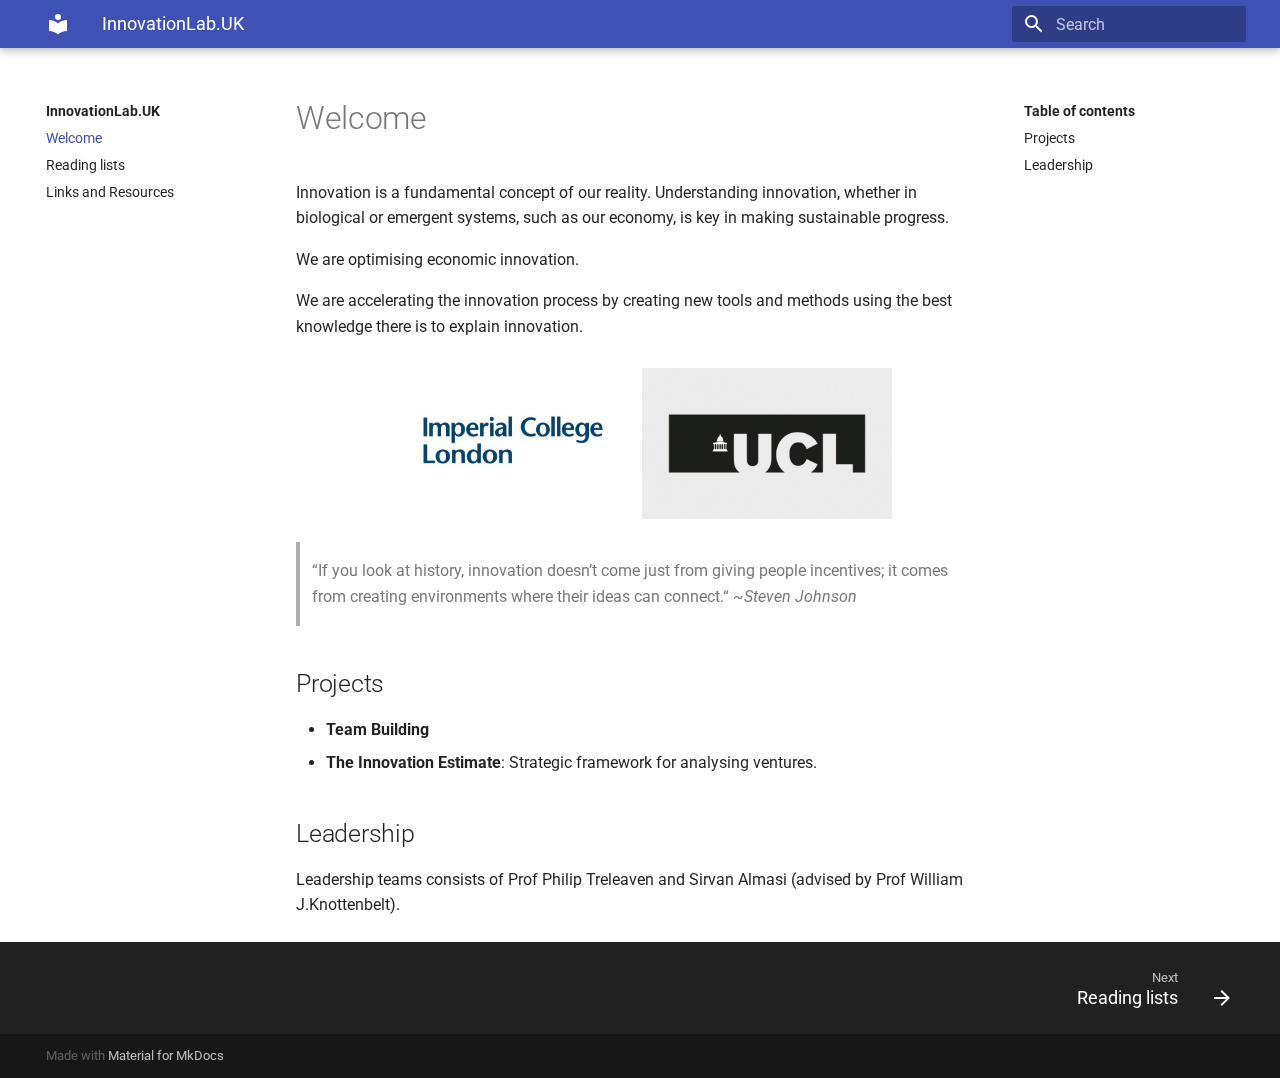
<file: site/index.html>
<!doctype html>
<html lang="en" class="no-js">
  <head>
    
      <meta charset="utf-8">
      <meta name="viewport" content="width=device-width,initial-scale=1">
      
      
      
      
      <link rel="shortcut icon" href="assets/images/favicon.png">
      <meta name="generator" content="mkdocs-1.1.2, mkdocs-material-7.0.3">
    
    
      
        <title>InnovationLab.UK</title>
      
    
    
      <link rel="stylesheet" href="assets/stylesheets/main.1655a90d.min.css">
      
        
        <link rel="stylesheet" href="assets/stylesheets/palette.7fa14f5b.min.css">
        
      
    
    
    
      
        
        <link rel="preconnect" href="https://fonts.gstatic.com" crossorigin>
        <link rel="stylesheet" href="https://fonts.googleapis.com/css?family=Roboto:300,400,400i,700%7CRoboto+Mono&display=fallback">
        <style>:root{--md-text-font-family:"Roboto";--md-code-font-family:"Roboto Mono"}</style>
      
    
    
    
      <link rel="stylesheet" href="css/style.css">
    
    
      
    
    
  </head>
  
  
    
    
    
    
    
    <body dir="ltr" data-md-color-scheme="" data-md-color-primary="none" data-md-color-accent="none">
      
  
    
    <input class="md-toggle" data-md-toggle="drawer" type="checkbox" id="__drawer" autocomplete="off">
    <input class="md-toggle" data-md-toggle="search" type="checkbox" id="__search" autocomplete="off">
    <label class="md-overlay" for="__drawer"></label>
    <div data-md-component="skip">
      
        
        <a href="#welcome" class="md-skip">
          Skip to content
        </a>
      
    </div>
    <div data-md-component="announce">
      
    </div>
    
      

<header class="md-header" data-md-component="header">
  <nav class="md-header__inner md-grid" aria-label="Header">
    <a href="." title="InnovationLab.UK" class="md-header__button md-logo" aria-label="InnovationLab.UK">
      
  
  <svg xmlns="http://www.w3.org/2000/svg" viewBox="0 0 24 24"><path d="M12 8a3 3 0 0 0 3-3 3 3 0 0 0-3-3 3 3 0 0 0-3 3 3 3 0 0 0 3 3m0 3.54C9.64 9.35 6.5 8 3 8v11c3.5 0 6.64 1.35 9 3.54 2.36-2.19 5.5-3.54 9-3.54V8c-3.5 0-6.64 1.35-9 3.54z"/></svg>

    </a>
    <label class="md-header__button md-icon" for="__drawer">
      <svg xmlns="http://www.w3.org/2000/svg" viewBox="0 0 24 24"><path d="M3 6h18v2H3V6m0 5h18v2H3v-2m0 5h18v2H3v-2z"/></svg>
    </label>
    <div class="md-header__title" data-md-component="header-title">
      <div class="md-header__ellipsis">
        <div class="md-header__topic">
          <span class="md-ellipsis">
            InnovationLab.UK
          </span>
        </div>
        <div class="md-header__topic" data-md-component="header-topic">
          <span class="md-ellipsis">
            
              Welcome
            
          </span>
        </div>
      </div>
    </div>
    <div class="md-header__options">
      
    </div>
    
      <label class="md-header__button md-icon" for="__search">
        <svg xmlns="http://www.w3.org/2000/svg" viewBox="0 0 24 24"><path d="M9.5 3A6.5 6.5 0 0 1 16 9.5c0 1.61-.59 3.09-1.56 4.23l.27.27h.79l5 5-1.5 1.5-5-5v-.79l-.27-.27A6.516 6.516 0 0 1 9.5 16 6.5 6.5 0 0 1 3 9.5 6.5 6.5 0 0 1 9.5 3m0 2C7 5 5 7 5 9.5S7 14 9.5 14 14 12 14 9.5 12 5 9.5 5z"/></svg>
      </label>
      
<div class="md-search" data-md-component="search" role="dialog">
  <label class="md-search__overlay" for="__search"></label>
  <div class="md-search__inner" role="search">
    <form class="md-search__form" name="search">
      <input type="text" class="md-search__input" name="query" aria-label="Search" placeholder="Search" autocapitalize="off" autocorrect="off" autocomplete="off" spellcheck="false" data-md-component="search-query" data-md-state="active" required>
      <label class="md-search__icon md-icon" for="__search">
        <svg xmlns="http://www.w3.org/2000/svg" viewBox="0 0 24 24"><path d="M9.5 3A6.5 6.5 0 0 1 16 9.5c0 1.61-.59 3.09-1.56 4.23l.27.27h.79l5 5-1.5 1.5-5-5v-.79l-.27-.27A6.516 6.516 0 0 1 9.5 16 6.5 6.5 0 0 1 3 9.5 6.5 6.5 0 0 1 9.5 3m0 2C7 5 5 7 5 9.5S7 14 9.5 14 14 12 14 9.5 12 5 9.5 5z"/></svg>
        <svg xmlns="http://www.w3.org/2000/svg" viewBox="0 0 24 24"><path d="M20 11v2H8l5.5 5.5-1.42 1.42L4.16 12l7.92-7.92L13.5 5.5 8 11h12z"/></svg>
      </label>
      <button type="reset" class="md-search__icon md-icon" aria-label="Clear" tabindex="-1">
        <svg xmlns="http://www.w3.org/2000/svg" viewBox="0 0 24 24"><path d="M19 6.41L17.59 5 12 10.59 6.41 5 5 6.41 10.59 12 5 17.59 6.41 19 12 13.41 17.59 19 19 17.59 13.41 12 19 6.41z"/></svg>
      </button>
    </form>
    <div class="md-search__output">
      <div class="md-search__scrollwrap" data-md-scrollfix>
        <div class="md-search-result" data-md-component="search-result">
          <div class="md-search-result__meta">
            Initializing search
          </div>
          <ol class="md-search-result__list"></ol>
        </div>
      </div>
    </div>
  </div>
</div>
    
    
  </nav>
</header>
    
    <div class="md-container" data-md-component="container">
      
      
        
      
      <main class="md-main" data-md-component="main">
        <div class="md-main__inner md-grid">
          
            
              
              <div class="md-sidebar md-sidebar--primary" data-md-component="sidebar" data-md-type="navigation" >
                <div class="md-sidebar__scrollwrap">
                  <div class="md-sidebar__inner">
                    




<nav class="md-nav md-nav--primary" aria-label="Navigation" data-md-level="0">
  <label class="md-nav__title" for="__drawer">
    <a href="." title="InnovationLab.UK" class="md-nav__button md-logo" aria-label="InnovationLab.UK">
      
  
  <svg xmlns="http://www.w3.org/2000/svg" viewBox="0 0 24 24"><path d="M12 8a3 3 0 0 0 3-3 3 3 0 0 0-3-3 3 3 0 0 0-3 3 3 3 0 0 0 3 3m0 3.54C9.64 9.35 6.5 8 3 8v11c3.5 0 6.64 1.35 9 3.54 2.36-2.19 5.5-3.54 9-3.54V8c-3.5 0-6.64 1.35-9 3.54z"/></svg>

    </a>
    InnovationLab.UK
  </label>
  
  <ul class="md-nav__list" data-md-scrollfix>
    
      
      
      

  
  
    
  
  
    <li class="md-nav__item md-nav__item--active">
      
      <input class="md-nav__toggle md-toggle" data-md-toggle="toc" type="checkbox" id="__toc">
      
        
      
      
        <label class="md-nav__link md-nav__link--active" for="__toc">
          Welcome
          <span class="md-nav__icon md-icon"></span>
        </label>
      
      <a href="." class="md-nav__link md-nav__link--active">
        Welcome
      </a>
      
        
<nav class="md-nav md-nav--secondary" aria-label="Table of contents">
  
  
    
  
  
    <label class="md-nav__title" for="__toc">
      <span class="md-nav__icon md-icon"></span>
      Table of contents
    </label>
    <ul class="md-nav__list" data-md-component="toc" data-md-scrollfix>
      
        <li class="md-nav__item">
  <a href="#projects" class="md-nav__link">
    Projects
  </a>
  
</li>
      
        <li class="md-nav__item">
  <a href="#leadership" class="md-nav__link">
    Leadership
  </a>
  
</li>
      
    </ul>
  
</nav>
      
    </li>
  

    
      
      
      

  
  
  
    <li class="md-nav__item">
      <a href="reading/" class="md-nav__link">
        Reading lists
      </a>
    </li>
  

    
      
      
      

  
  
  
    <li class="md-nav__item">
      <a href="resources/" class="md-nav__link">
        Links and Resources
      </a>
    </li>
  

    
  </ul>
</nav>
                  </div>
                </div>
              </div>
            
            
              
              <div class="md-sidebar md-sidebar--secondary" data-md-component="sidebar" data-md-type="toc" >
                <div class="md-sidebar__scrollwrap">
                  <div class="md-sidebar__inner">
                    
<nav class="md-nav md-nav--secondary" aria-label="Table of contents">
  
  
    
  
  
    <label class="md-nav__title" for="__toc">
      <span class="md-nav__icon md-icon"></span>
      Table of contents
    </label>
    <ul class="md-nav__list" data-md-component="toc" data-md-scrollfix>
      
        <li class="md-nav__item">
  <a href="#projects" class="md-nav__link">
    Projects
  </a>
  
</li>
      
        <li class="md-nav__item">
  <a href="#leadership" class="md-nav__link">
    Leadership
  </a>
  
</li>
      
    </ul>
  
</nav>
                  </div>
                </div>
              </div>
            
          
          <div class="md-content" data-md-component="content">
            <article class="md-content__inner md-typeset">
              
                
                
                <h1 id="welcome">Welcome</h1>
<p>Innovation is a fundamental concept of our reality. Understanding innovation, whether in biological or emergent systems, such as our economy, is key in making sustainable progress.</p>
<p>We are optimising economic innovation.</p>
<p>We are accelerating the innovation process by creating new tools and methods using the best knowledge there is to explain innovation.</p>
<p><center>
<img src="img/icl_logo.jpeg" width="250" alt="Imperial College London Logo" />
<img src="img/ucl_logo.gif" width="250" alt="University College London Logo" />
</center></p>
<blockquote>
<p>“If you look at history, innovation doesn’t come just from giving people incentives; it comes from creating environments where their ideas can connect.“ <em>~Steven Johnson</em></p>
</blockquote>
<h2 id="projects">Projects</h2>
<ul>
<li><strong>Team Building</strong></li>
<li><strong>The Innovation Estimate</strong>: Strategic framework for analysing ventures.</li>
</ul>
<h2 id="leadership">Leadership</h2>
<p>Leadership teams consists of Prof Philip Treleaven and Sirvan Almasi (advised by Prof William J.Knottenbelt).</p>
                
              
              
                


              
            </article>
          </div>
        </div>
      </main>
      
        
<footer class="md-footer">
  
    <nav class="md-footer__inner md-grid" aria-label="Footer">
      
      
        <a href="reading/" class="md-footer__link md-footer__link--next" rel="next">
          <div class="md-footer__title">
            <div class="md-ellipsis">
              <span class="md-footer__direction">
                Next
              </span>
              Reading lists
            </div>
          </div>
          <div class="md-footer__button md-icon">
            <svg xmlns="http://www.w3.org/2000/svg" viewBox="0 0 24 24"><path d="M4 11v2h12l-5.5 5.5 1.42 1.42L19.84 12l-7.92-7.92L10.5 5.5 16 11H4z"/></svg>
          </div>
        </a>
      
    </nav>
  
  <div class="md-footer-meta md-typeset">
    <div class="md-footer-meta__inner md-grid">
      <div class="md-footer-copyright">
        
        Made with
        <a href="https://squidfunk.github.io/mkdocs-material/" target="_blank" rel="noopener">
          Material for MkDocs
        </a>
      </div>
      
    </div>
  </div>
</footer>
      
    </div>
    <div class="md-dialog" data-md-component="dialog">
      <div class="md-dialog__inner md-typeset"></div>
    </div>
    <script id="__config" type="application/json">{"base": ".", "features": [], "translations": {"clipboard.copy": "Copy to clipboard", "clipboard.copied": "Copied to clipboard", "search.config.lang": "en", "search.config.pipeline": "trimmer, stopWordFilter", "search.config.separator": "[\\s\\-]+", "search.placeholder": "Search", "search.result.placeholder": "Type to start searching", "search.result.none": "No matching documents", "search.result.one": "1 matching document", "search.result.other": "# matching documents", "search.result.more.one": "1 more on this page", "search.result.more.other": "# more on this page", "search.result.term.missing": "Missing"}, "search": "assets/javascripts/workers/search.fb4a9340.min.js", "version": null}</script>
    
    
      <script src="assets/javascripts/bundle.ca5457b8.min.js"></script>
      
    
  </body>
</html>
</file>
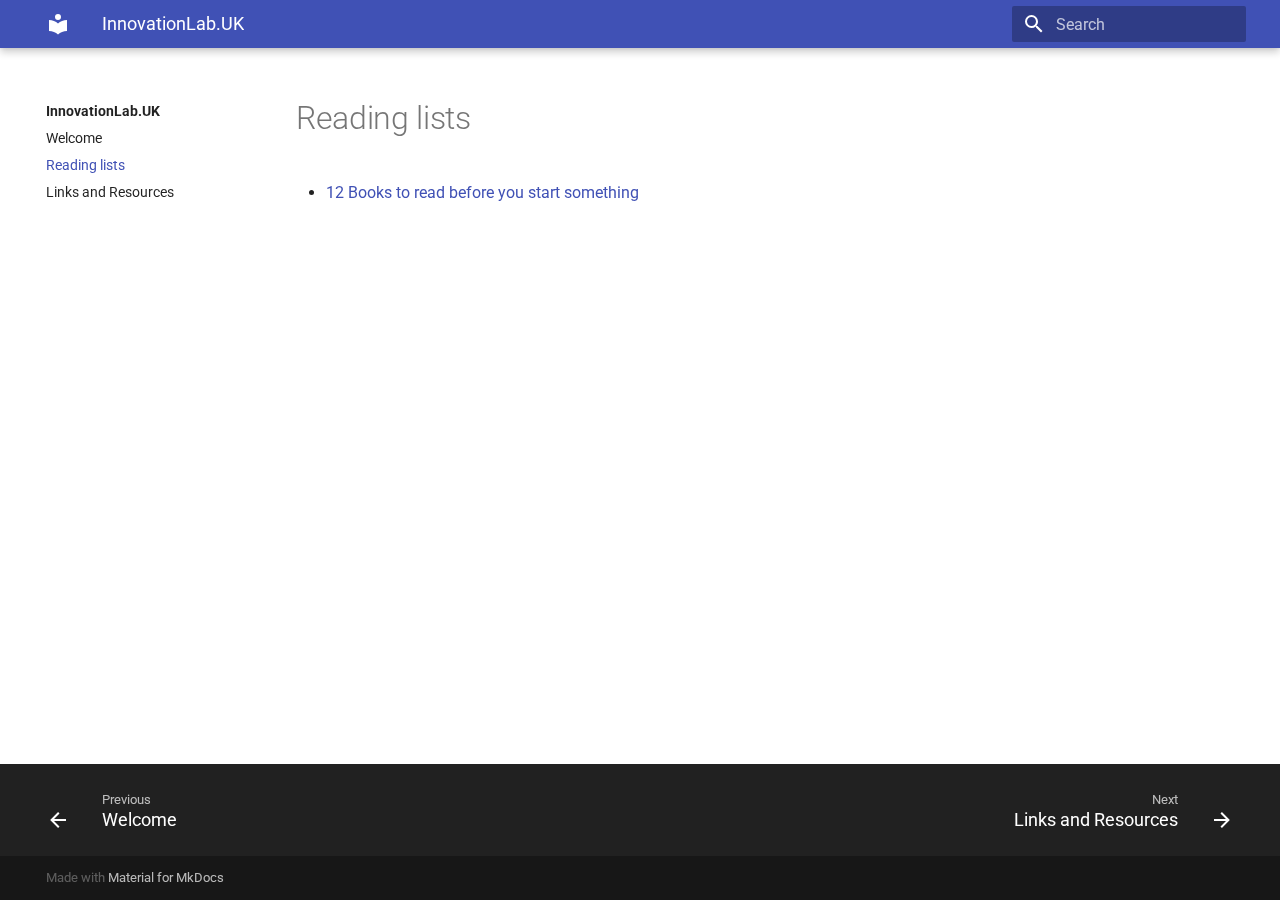
<file: site/reading/index.html>
<!doctype html>
<html lang="en" class="no-js">
  <head>
    
      <meta charset="utf-8">
      <meta name="viewport" content="width=device-width,initial-scale=1">
      
      
      
      
      <link rel="shortcut icon" href="../assets/images/favicon.png">
      <meta name="generator" content="mkdocs-1.1.2, mkdocs-material-7.0.3">
    
    
      
        <title>Reading lists - InnovationLab.UK</title>
      
    
    
      <link rel="stylesheet" href="../assets/stylesheets/main.1655a90d.min.css">
      
        
        <link rel="stylesheet" href="../assets/stylesheets/palette.7fa14f5b.min.css">
        
      
    
    
    
      
        
        <link rel="preconnect" href="https://fonts.gstatic.com" crossorigin>
        <link rel="stylesheet" href="https://fonts.googleapis.com/css?family=Roboto:300,400,400i,700%7CRoboto+Mono&display=fallback">
        <style>:root{--md-text-font-family:"Roboto";--md-code-font-family:"Roboto Mono"}</style>
      
    
    
    
      <link rel="stylesheet" href="../css/style.css">
    
    
      
    
    
  </head>
  
  
    
    
    
    
    
    <body dir="ltr" data-md-color-scheme="" data-md-color-primary="none" data-md-color-accent="none">
      
  
    
    <input class="md-toggle" data-md-toggle="drawer" type="checkbox" id="__drawer" autocomplete="off">
    <input class="md-toggle" data-md-toggle="search" type="checkbox" id="__search" autocomplete="off">
    <label class="md-overlay" for="__drawer"></label>
    <div data-md-component="skip">
      
        
        <a href="#reading-lists" class="md-skip">
          Skip to content
        </a>
      
    </div>
    <div data-md-component="announce">
      
    </div>
    
      

<header class="md-header" data-md-component="header">
  <nav class="md-header__inner md-grid" aria-label="Header">
    <a href=".." title="InnovationLab.UK" class="md-header__button md-logo" aria-label="InnovationLab.UK">
      
  
  <svg xmlns="http://www.w3.org/2000/svg" viewBox="0 0 24 24"><path d="M12 8a3 3 0 0 0 3-3 3 3 0 0 0-3-3 3 3 0 0 0-3 3 3 3 0 0 0 3 3m0 3.54C9.64 9.35 6.5 8 3 8v11c3.5 0 6.64 1.35 9 3.54 2.36-2.19 5.5-3.54 9-3.54V8c-3.5 0-6.64 1.35-9 3.54z"/></svg>

    </a>
    <label class="md-header__button md-icon" for="__drawer">
      <svg xmlns="http://www.w3.org/2000/svg" viewBox="0 0 24 24"><path d="M3 6h18v2H3V6m0 5h18v2H3v-2m0 5h18v2H3v-2z"/></svg>
    </label>
    <div class="md-header__title" data-md-component="header-title">
      <div class="md-header__ellipsis">
        <div class="md-header__topic">
          <span class="md-ellipsis">
            InnovationLab.UK
          </span>
        </div>
        <div class="md-header__topic" data-md-component="header-topic">
          <span class="md-ellipsis">
            
              Reading lists
            
          </span>
        </div>
      </div>
    </div>
    <div class="md-header__options">
      
    </div>
    
      <label class="md-header__button md-icon" for="__search">
        <svg xmlns="http://www.w3.org/2000/svg" viewBox="0 0 24 24"><path d="M9.5 3A6.5 6.5 0 0 1 16 9.5c0 1.61-.59 3.09-1.56 4.23l.27.27h.79l5 5-1.5 1.5-5-5v-.79l-.27-.27A6.516 6.516 0 0 1 9.5 16 6.5 6.5 0 0 1 3 9.5 6.5 6.5 0 0 1 9.5 3m0 2C7 5 5 7 5 9.5S7 14 9.5 14 14 12 14 9.5 12 5 9.5 5z"/></svg>
      </label>
      
<div class="md-search" data-md-component="search" role="dialog">
  <label class="md-search__overlay" for="__search"></label>
  <div class="md-search__inner" role="search">
    <form class="md-search__form" name="search">
      <input type="text" class="md-search__input" name="query" aria-label="Search" placeholder="Search" autocapitalize="off" autocorrect="off" autocomplete="off" spellcheck="false" data-md-component="search-query" data-md-state="active" required>
      <label class="md-search__icon md-icon" for="__search">
        <svg xmlns="http://www.w3.org/2000/svg" viewBox="0 0 24 24"><path d="M9.5 3A6.5 6.5 0 0 1 16 9.5c0 1.61-.59 3.09-1.56 4.23l.27.27h.79l5 5-1.5 1.5-5-5v-.79l-.27-.27A6.516 6.516 0 0 1 9.5 16 6.5 6.5 0 0 1 3 9.5 6.5 6.5 0 0 1 9.5 3m0 2C7 5 5 7 5 9.5S7 14 9.5 14 14 12 14 9.5 12 5 9.5 5z"/></svg>
        <svg xmlns="http://www.w3.org/2000/svg" viewBox="0 0 24 24"><path d="M20 11v2H8l5.5 5.5-1.42 1.42L4.16 12l7.92-7.92L13.5 5.5 8 11h12z"/></svg>
      </label>
      <button type="reset" class="md-search__icon md-icon" aria-label="Clear" tabindex="-1">
        <svg xmlns="http://www.w3.org/2000/svg" viewBox="0 0 24 24"><path d="M19 6.41L17.59 5 12 10.59 6.41 5 5 6.41 10.59 12 5 17.59 6.41 19 12 13.41 17.59 19 19 17.59 13.41 12 19 6.41z"/></svg>
      </button>
    </form>
    <div class="md-search__output">
      <div class="md-search__scrollwrap" data-md-scrollfix>
        <div class="md-search-result" data-md-component="search-result">
          <div class="md-search-result__meta">
            Initializing search
          </div>
          <ol class="md-search-result__list"></ol>
        </div>
      </div>
    </div>
  </div>
</div>
    
    
  </nav>
</header>
    
    <div class="md-container" data-md-component="container">
      
      
        
      
      <main class="md-main" data-md-component="main">
        <div class="md-main__inner md-grid">
          
            
              
              <div class="md-sidebar md-sidebar--primary" data-md-component="sidebar" data-md-type="navigation" >
                <div class="md-sidebar__scrollwrap">
                  <div class="md-sidebar__inner">
                    




<nav class="md-nav md-nav--primary" aria-label="Navigation" data-md-level="0">
  <label class="md-nav__title" for="__drawer">
    <a href=".." title="InnovationLab.UK" class="md-nav__button md-logo" aria-label="InnovationLab.UK">
      
  
  <svg xmlns="http://www.w3.org/2000/svg" viewBox="0 0 24 24"><path d="M12 8a3 3 0 0 0 3-3 3 3 0 0 0-3-3 3 3 0 0 0-3 3 3 3 0 0 0 3 3m0 3.54C9.64 9.35 6.5 8 3 8v11c3.5 0 6.64 1.35 9 3.54 2.36-2.19 5.5-3.54 9-3.54V8c-3.5 0-6.64 1.35-9 3.54z"/></svg>

    </a>
    InnovationLab.UK
  </label>
  
  <ul class="md-nav__list" data-md-scrollfix>
    
      
      
      

  
  
  
    <li class="md-nav__item">
      <a href=".." class="md-nav__link">
        Welcome
      </a>
    </li>
  

    
      
      
      

  
  
    
  
  
    <li class="md-nav__item md-nav__item--active">
      
      <input class="md-nav__toggle md-toggle" data-md-toggle="toc" type="checkbox" id="__toc">
      
        
      
      
      <a href="./" class="md-nav__link md-nav__link--active">
        Reading lists
      </a>
      
    </li>
  

    
      
      
      

  
  
  
    <li class="md-nav__item">
      <a href="../resources/" class="md-nav__link">
        Links and Resources
      </a>
    </li>
  

    
  </ul>
</nav>
                  </div>
                </div>
              </div>
            
            
              
              <div class="md-sidebar md-sidebar--secondary" data-md-component="sidebar" data-md-type="toc" >
                <div class="md-sidebar__scrollwrap">
                  <div class="md-sidebar__inner">
                    
<nav class="md-nav md-nav--secondary" aria-label="Table of contents">
  
  
    
  
  
</nav>
                  </div>
                </div>
              </div>
            
          
          <div class="md-content" data-md-component="content">
            <article class="md-content__inner md-typeset">
              
                
                
                <h1 id="reading-lists">Reading lists</h1>
<ul>
<li><a href="https://thedolectures.com/blogs/lists 12-books-to-read-before-you-start-something">12 Books to read before you start something</a></li>
</ul>
                
              
              
                


              
            </article>
          </div>
        </div>
      </main>
      
        
<footer class="md-footer">
  
    <nav class="md-footer__inner md-grid" aria-label="Footer">
      
        <a href=".." class="md-footer__link md-footer__link--prev" rel="prev">
          <div class="md-footer__button md-icon">
            <svg xmlns="http://www.w3.org/2000/svg" viewBox="0 0 24 24"><path d="M20 11v2H8l5.5 5.5-1.42 1.42L4.16 12l7.92-7.92L13.5 5.5 8 11h12z"/></svg>
          </div>
          <div class="md-footer__title">
            <div class="md-ellipsis">
              <span class="md-footer__direction">
                Previous
              </span>
              Welcome
            </div>
          </div>
        </a>
      
      
        <a href="../resources/" class="md-footer__link md-footer__link--next" rel="next">
          <div class="md-footer__title">
            <div class="md-ellipsis">
              <span class="md-footer__direction">
                Next
              </span>
              Links and Resources
            </div>
          </div>
          <div class="md-footer__button md-icon">
            <svg xmlns="http://www.w3.org/2000/svg" viewBox="0 0 24 24"><path d="M4 11v2h12l-5.5 5.5 1.42 1.42L19.84 12l-7.92-7.92L10.5 5.5 16 11H4z"/></svg>
          </div>
        </a>
      
    </nav>
  
  <div class="md-footer-meta md-typeset">
    <div class="md-footer-meta__inner md-grid">
      <div class="md-footer-copyright">
        
        Made with
        <a href="https://squidfunk.github.io/mkdocs-material/" target="_blank" rel="noopener">
          Material for MkDocs
        </a>
      </div>
      
    </div>
  </div>
</footer>
      
    </div>
    <div class="md-dialog" data-md-component="dialog">
      <div class="md-dialog__inner md-typeset"></div>
    </div>
    <script id="__config" type="application/json">{"base": "..", "features": [], "translations": {"clipboard.copy": "Copy to clipboard", "clipboard.copied": "Copied to clipboard", "search.config.lang": "en", "search.config.pipeline": "trimmer, stopWordFilter", "search.config.separator": "[\\s\\-]+", "search.placeholder": "Search", "search.result.placeholder": "Type to start searching", "search.result.none": "No matching documents", "search.result.one": "1 matching document", "search.result.other": "# matching documents", "search.result.more.one": "1 more on this page", "search.result.more.other": "# more on this page", "search.result.term.missing": "Missing"}, "search": "../assets/javascripts/workers/search.fb4a9340.min.js", "version": null}</script>
    
    
      <script src="../assets/javascripts/bundle.ca5457b8.min.js"></script>
      
    
  </body>
</html>
</file>
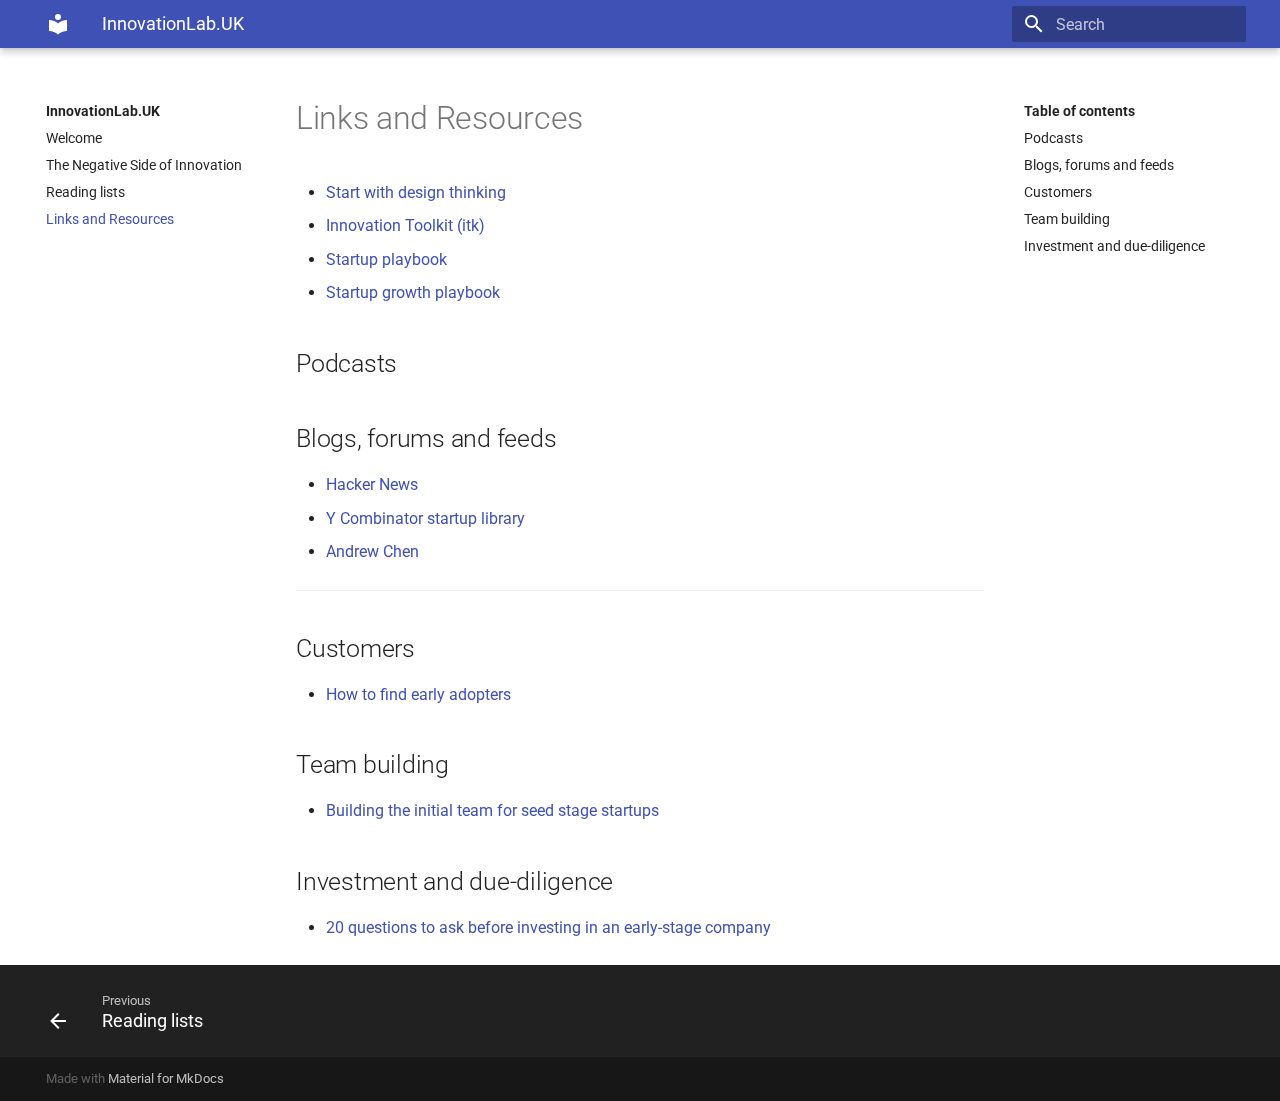
<file: site/resources/index.html>
<!doctype html>
<html lang="en" class="no-js">
  <head>
    
      <meta charset="utf-8">
      <meta name="viewport" content="width=device-width,initial-scale=1">
      
      
      
      
      <link rel="shortcut icon" href="../assets/images/favicon.png">
      <meta name="generator" content="mkdocs-1.1.2, mkdocs-material-7.0.3">
    
    
      
        <title>Links and Resources - InnovationLab.UK</title>
      
    
    
      <link rel="stylesheet" href="../assets/stylesheets/main.1655a90d.min.css">
      
        
        <link rel="stylesheet" href="../assets/stylesheets/palette.7fa14f5b.min.css">
        
      
    
    
    
      
        
        <link rel="preconnect" href="https://fonts.gstatic.com" crossorigin>
        <link rel="stylesheet" href="https://fonts.googleapis.com/css?family=Roboto:300,400,400i,700%7CRoboto+Mono&display=fallback">
        <style>:root{--md-text-font-family:"Roboto";--md-code-font-family:"Roboto Mono"}</style>
      
    
    
    
      <link rel="stylesheet" href="../css/style.css">
    
    
      
    
    
  </head>
  
  
    
    
    
    
    
    <body dir="ltr" data-md-color-scheme="" data-md-color-primary="none" data-md-color-accent="none">
      
  
    
    <input class="md-toggle" data-md-toggle="drawer" type="checkbox" id="__drawer" autocomplete="off">
    <input class="md-toggle" data-md-toggle="search" type="checkbox" id="__search" autocomplete="off">
    <label class="md-overlay" for="__drawer"></label>
    <div data-md-component="skip">
      
        
        <a href="#links-and-resources" class="md-skip">
          Skip to content
        </a>
      
    </div>
    <div data-md-component="announce">
      
    </div>
    
      

<header class="md-header" data-md-component="header">
  <nav class="md-header__inner md-grid" aria-label="Header">
    <a href=".." title="InnovationLab.UK" class="md-header__button md-logo" aria-label="InnovationLab.UK">
      
  
  <svg xmlns="http://www.w3.org/2000/svg" viewBox="0 0 24 24"><path d="M12 8a3 3 0 0 0 3-3 3 3 0 0 0-3-3 3 3 0 0 0-3 3 3 3 0 0 0 3 3m0 3.54C9.64 9.35 6.5 8 3 8v11c3.5 0 6.64 1.35 9 3.54 2.36-2.19 5.5-3.54 9-3.54V8c-3.5 0-6.64 1.35-9 3.54z"/></svg>

    </a>
    <label class="md-header__button md-icon" for="__drawer">
      <svg xmlns="http://www.w3.org/2000/svg" viewBox="0 0 24 24"><path d="M3 6h18v2H3V6m0 5h18v2H3v-2m0 5h18v2H3v-2z"/></svg>
    </label>
    <div class="md-header__title" data-md-component="header-title">
      <div class="md-header__ellipsis">
        <div class="md-header__topic">
          <span class="md-ellipsis">
            InnovationLab.UK
          </span>
        </div>
        <div class="md-header__topic" data-md-component="header-topic">
          <span class="md-ellipsis">
            
              Links and Resources
            
          </span>
        </div>
      </div>
    </div>
    <div class="md-header__options">
      
    </div>
    
      <label class="md-header__button md-icon" for="__search">
        <svg xmlns="http://www.w3.org/2000/svg" viewBox="0 0 24 24"><path d="M9.5 3A6.5 6.5 0 0 1 16 9.5c0 1.61-.59 3.09-1.56 4.23l.27.27h.79l5 5-1.5 1.5-5-5v-.79l-.27-.27A6.516 6.516 0 0 1 9.5 16 6.5 6.5 0 0 1 3 9.5 6.5 6.5 0 0 1 9.5 3m0 2C7 5 5 7 5 9.5S7 14 9.5 14 14 12 14 9.5 12 5 9.5 5z"/></svg>
      </label>
      
<div class="md-search" data-md-component="search" role="dialog">
  <label class="md-search__overlay" for="__search"></label>
  <div class="md-search__inner" role="search">
    <form class="md-search__form" name="search">
      <input type="text" class="md-search__input" name="query" aria-label="Search" placeholder="Search" autocapitalize="off" autocorrect="off" autocomplete="off" spellcheck="false" data-md-component="search-query" data-md-state="active" required>
      <label class="md-search__icon md-icon" for="__search">
        <svg xmlns="http://www.w3.org/2000/svg" viewBox="0 0 24 24"><path d="M9.5 3A6.5 6.5 0 0 1 16 9.5c0 1.61-.59 3.09-1.56 4.23l.27.27h.79l5 5-1.5 1.5-5-5v-.79l-.27-.27A6.516 6.516 0 0 1 9.5 16 6.5 6.5 0 0 1 3 9.5 6.5 6.5 0 0 1 9.5 3m0 2C7 5 5 7 5 9.5S7 14 9.5 14 14 12 14 9.5 12 5 9.5 5z"/></svg>
        <svg xmlns="http://www.w3.org/2000/svg" viewBox="0 0 24 24"><path d="M20 11v2H8l5.5 5.5-1.42 1.42L4.16 12l7.92-7.92L13.5 5.5 8 11h12z"/></svg>
      </label>
      <button type="reset" class="md-search__icon md-icon" aria-label="Clear" tabindex="-1">
        <svg xmlns="http://www.w3.org/2000/svg" viewBox="0 0 24 24"><path d="M19 6.41L17.59 5 12 10.59 6.41 5 5 6.41 10.59 12 5 17.59 6.41 19 12 13.41 17.59 19 19 17.59 13.41 12 19 6.41z"/></svg>
      </button>
    </form>
    <div class="md-search__output">
      <div class="md-search__scrollwrap" data-md-scrollfix>
        <div class="md-search-result" data-md-component="search-result">
          <div class="md-search-result__meta">
            Initializing search
          </div>
          <ol class="md-search-result__list"></ol>
        </div>
      </div>
    </div>
  </div>
</div>
    
    
  </nav>
</header>
    
    <div class="md-container" data-md-component="container">
      
      
        
      
      <main class="md-main" data-md-component="main">
        <div class="md-main__inner md-grid">
          
            
              
              <div class="md-sidebar md-sidebar--primary" data-md-component="sidebar" data-md-type="navigation" >
                <div class="md-sidebar__scrollwrap">
                  <div class="md-sidebar__inner">
                    




<nav class="md-nav md-nav--primary" aria-label="Navigation" data-md-level="0">
  <label class="md-nav__title" for="__drawer">
    <a href=".." title="InnovationLab.UK" class="md-nav__button md-logo" aria-label="InnovationLab.UK">
      
  
  <svg xmlns="http://www.w3.org/2000/svg" viewBox="0 0 24 24"><path d="M12 8a3 3 0 0 0 3-3 3 3 0 0 0-3-3 3 3 0 0 0-3 3 3 3 0 0 0 3 3m0 3.54C9.64 9.35 6.5 8 3 8v11c3.5 0 6.64 1.35 9 3.54 2.36-2.19 5.5-3.54 9-3.54V8c-3.5 0-6.64 1.35-9 3.54z"/></svg>

    </a>
    InnovationLab.UK
  </label>
  
  <ul class="md-nav__list" data-md-scrollfix>
    
      
      
      

  
  
  
    <li class="md-nav__item">
      <a href=".." class="md-nav__link">
        Welcome
      </a>
    </li>
  

    
      
      
      

  
  
  
    <li class="md-nav__item">
      <a href="../negative/" class="md-nav__link">
        The Negative Side of Innovation
      </a>
    </li>
  

    
      
      
      

  
  
  
    <li class="md-nav__item">
      <a href="../reading/" class="md-nav__link">
        Reading lists
      </a>
    </li>
  

    
      
      
      

  
  
    
  
  
    <li class="md-nav__item md-nav__item--active">
      
      <input class="md-nav__toggle md-toggle" data-md-toggle="toc" type="checkbox" id="__toc">
      
        
      
      
        <label class="md-nav__link md-nav__link--active" for="__toc">
          Links and Resources
          <span class="md-nav__icon md-icon"></span>
        </label>
      
      <a href="./" class="md-nav__link md-nav__link--active">
        Links and Resources
      </a>
      
        
<nav class="md-nav md-nav--secondary" aria-label="Table of contents">
  
  
    
  
  
    <label class="md-nav__title" for="__toc">
      <span class="md-nav__icon md-icon"></span>
      Table of contents
    </label>
    <ul class="md-nav__list" data-md-component="toc" data-md-scrollfix>
      
        <li class="md-nav__item">
  <a href="#podcasts" class="md-nav__link">
    Podcasts
  </a>
  
</li>
      
        <li class="md-nav__item">
  <a href="#blogs-forums-and-feeds" class="md-nav__link">
    Blogs, forums and feeds
  </a>
  
</li>
      
        <li class="md-nav__item">
  <a href="#customers" class="md-nav__link">
    Customers
  </a>
  
</li>
      
        <li class="md-nav__item">
  <a href="#team-building" class="md-nav__link">
    Team building
  </a>
  
</li>
      
        <li class="md-nav__item">
  <a href="#investment-and-due-diligence" class="md-nav__link">
    Investment and due-diligence
  </a>
  
</li>
      
    </ul>
  
</nav>
      
    </li>
  

    
  </ul>
</nav>
                  </div>
                </div>
              </div>
            
            
              
              <div class="md-sidebar md-sidebar--secondary" data-md-component="sidebar" data-md-type="toc" >
                <div class="md-sidebar__scrollwrap">
                  <div class="md-sidebar__inner">
                    
<nav class="md-nav md-nav--secondary" aria-label="Table of contents">
  
  
    
  
  
    <label class="md-nav__title" for="__toc">
      <span class="md-nav__icon md-icon"></span>
      Table of contents
    </label>
    <ul class="md-nav__list" data-md-component="toc" data-md-scrollfix>
      
        <li class="md-nav__item">
  <a href="#podcasts" class="md-nav__link">
    Podcasts
  </a>
  
</li>
      
        <li class="md-nav__item">
  <a href="#blogs-forums-and-feeds" class="md-nav__link">
    Blogs, forums and feeds
  </a>
  
</li>
      
        <li class="md-nav__item">
  <a href="#customers" class="md-nav__link">
    Customers
  </a>
  
</li>
      
        <li class="md-nav__item">
  <a href="#team-building" class="md-nav__link">
    Team building
  </a>
  
</li>
      
        <li class="md-nav__item">
  <a href="#investment-and-due-diligence" class="md-nav__link">
    Investment and due-diligence
  </a>
  
</li>
      
    </ul>
  
</nav>
                  </div>
                </div>
              </div>
            
          
          <div class="md-content" data-md-component="content">
            <article class="md-content__inner md-typeset">
              
                
                
                <h1 id="links-and-resources">Links and Resources</h1>
<ul>
<li><a href="https://dschool.stanford.edu/resources/get-started-with-design">Start with design thinking</a></li>
<li><a href="https://itk.mitre.org/">Innovation Toolkit (itk)</a></li>
<li><a href="https://playbook.samaltman.com/">Startup playbook</a></li>
<li><a href="https://www.hubspot.com/startups/the-startup-growth-playbook">Startup growth playbook</a></li>
</ul>
<h2 id="podcasts">Podcasts</h2>
<h2 id="blogs-forums-and-feeds">Blogs, forums and feeds</h2>
<ul>
<li><a href="https://news.ycombinator.com/">Hacker News</a></li>
<li><a href="https://www.ycombinator.com/library/">Y Combinator startup library</a></li>
<li><a href="https://andrewchen.com/">Andrew Chen</a></li>
</ul>
<hr />

<h2 id="customers">Customers</h2>
<ul>
<li><a href="https://www.precoil.com/articles/find-early-adopters">How to find early adopters</a></li>
</ul>
<h2 id="team-building">Team building</h2>
<ul>
<li><a href="https://andrewchen.com/building-the-initial-team-for-seed-stage-startups">Building the initial team for seed stage startups</a></li>
</ul>
<h2 id="investment-and-due-diligence">Investment and due-diligence</h2>
<ul>
<li><a href="https://www.envestors.co.uk/20-questions-angel-investing">20 questions to ask before investing in an early-stage company</a></li>
</ul>
                
              
              
                


              
            </article>
          </div>
        </div>
      </main>
      
        
<footer class="md-footer">
  
    <nav class="md-footer__inner md-grid" aria-label="Footer">
      
        <a href="../reading/" class="md-footer__link md-footer__link--prev" rel="prev">
          <div class="md-footer__button md-icon">
            <svg xmlns="http://www.w3.org/2000/svg" viewBox="0 0 24 24"><path d="M20 11v2H8l5.5 5.5-1.42 1.42L4.16 12l7.92-7.92L13.5 5.5 8 11h12z"/></svg>
          </div>
          <div class="md-footer__title">
            <div class="md-ellipsis">
              <span class="md-footer__direction">
                Previous
              </span>
              Reading lists
            </div>
          </div>
        </a>
      
      
    </nav>
  
  <div class="md-footer-meta md-typeset">
    <div class="md-footer-meta__inner md-grid">
      <div class="md-footer-copyright">
        
        Made with
        <a href="https://squidfunk.github.io/mkdocs-material/" target="_blank" rel="noopener">
          Material for MkDocs
        </a>
      </div>
      
    </div>
  </div>
</footer>
      
    </div>
    <div class="md-dialog" data-md-component="dialog">
      <div class="md-dialog__inner md-typeset"></div>
    </div>
    <script id="__config" type="application/json">{"base": "..", "features": [], "translations": {"clipboard.copy": "Copy to clipboard", "clipboard.copied": "Copied to clipboard", "search.config.lang": "en", "search.config.pipeline": "trimmer, stopWordFilter", "search.config.separator": "[\\s\\-]+", "search.placeholder": "Search", "search.result.placeholder": "Type to start searching", "search.result.none": "No matching documents", "search.result.one": "1 matching document", "search.result.other": "# matching documents", "search.result.more.one": "1 more on this page", "search.result.more.other": "# more on this page", "search.result.term.missing": "Missing"}, "search": "../assets/javascripts/workers/search.fb4a9340.min.js", "version": null}</script>
    
    
      <script src="../assets/javascripts/bundle.ca5457b8.min.js"></script>
      
    
  </body>
</html>
</file>
<file: css/style.css>
body {
    background:#fff!important;
}
#article {
    text-align: justify !important;
    line-height: 1.3em!important;
    color:#000!important;
    font-family: Cambria, "Linotype Palatino", Palatino, "Book Antiqua",
		"Times New Roman", Times, serif !important;
    font-size: 16px; 
}
</file>
<file: site/css/style.css>
body {
    background:#fff!important;
}
#article {
    text-align: justify !important;
    line-height: 1.3em!important;
    color:#000!important;
    font-family: Cambria, "Linotype Palatino", Palatino, "Book Antiqua",
		"Times New Roman", Times, serif !important;
    font-size: 16px; 
}
</file>
<file: assets/stylesheets/main.1655a90d.min.css>
@charset "UTF-8";html{box-sizing:border-box;-webkit-text-size-adjust:none;-moz-text-size-adjust:none;-ms-text-size-adjust:none;text-size-adjust:none}*,:after,:before{box-sizing:inherit}body{margin:0}a,button,input,label{-webkit-tap-highlight-color:transparent}a{color:inherit;text-decoration:none}hr{display:block;box-sizing:initial;height:.05rem;padding:0;overflow:visible;border:0}small{font-size:80%}sub,sup{line-height:1em}img{border-style:none}table{border-collapse:initial;border-spacing:0}td,th{font-weight:400;vertical-align:top}button{margin:0;padding:0;font-size:inherit;background:transparent;border:0}input{border:0;outline:none}:root{--md-default-fg-color:rgba(0,0,0,0.87);--md-default-fg-color--light:rgba(0,0,0,0.54);--md-default-fg-color--lighter:rgba(0,0,0,0.32);--md-default-fg-color--lightest:rgba(0,0,0,0.07);--md-default-bg-color:#fff;--md-default-bg-color--light:hsla(0,0%,100%,0.7);--md-default-bg-color--lighter:hsla(0,0%,100%,0.3);--md-default-bg-color--lightest:hsla(0,0%,100%,0.12);--md-primary-fg-color:#4051b5;--md-primary-fg-color--light:#5d6cc0;--md-primary-fg-color--dark:#303fa1;--md-primary-bg-color:#fff;--md-primary-bg-color--light:hsla(0,0%,100%,0.7);--md-accent-fg-color:#526cfe;--md-accent-fg-color--transparent:rgba(83,108,254,0.1);--md-accent-bg-color:#fff;--md-accent-bg-color--light:hsla(0,0%,100%,0.7)}:root>*{--md-code-fg-color:#36464e;--md-code-bg-color:#f5f5f5;--md-code-hl-color:rgba(255,255,0,0.5);--md-code-hl-number-color:#d52a2a;--md-code-hl-special-color:#db1457;--md-code-hl-function-color:#a846b9;--md-code-hl-constant-color:#6e59d9;--md-code-hl-keyword-color:#3f6ec6;--md-code-hl-string-color:#1c7d4d;--md-code-hl-name-color:var(--md-code-fg-color);--md-code-hl-operator-color:var(--md-default-fg-color--light);--md-code-hl-punctuation-color:var(--md-default-fg-color--light);--md-code-hl-comment-color:var(--md-default-fg-color--light);--md-code-hl-generic-color:var(--md-default-fg-color--light);--md-code-hl-variable-color:var(--md-default-fg-color--light);--md-typeset-color:var(--md-default-fg-color);--md-typeset-a-color:var(--md-primary-fg-color);--md-typeset-mark-color:rgba(255,255,0,0.5);--md-typeset-del-color:rgba(245,80,61,0.15);--md-typeset-ins-color:rgba(11,213,112,0.15);--md-typeset-kbd-color:#fafafa;--md-typeset-kbd-accent-color:#fff;--md-typeset-kbd-border-color:#b8b8b8;--md-admonition-fg-color:var(--md-default-fg-color);--md-admonition-bg-color:var(--md-default-bg-color);--md-footer-fg-color:#fff;--md-footer-fg-color--light:hsla(0,0%,100%,0.7);--md-footer-fg-color--lighter:hsla(0,0%,100%,0.3);--md-footer-bg-color:rgba(0,0,0,0.87);--md-footer-bg-color--dark:rgba(0,0,0,0.32)}.md-icon svg{display:block;width:1.2rem;height:1.2rem;fill:currentColor}body{-webkit-font-smoothing:antialiased;-moz-osx-font-smoothing:grayscale}body,input{font-feature-settings:"kern","liga";font-family:var(--md-text-font-family,_),-apple-system,BlinkMacSystemFont,Helvetica,Arial,sans-serif}body,code,input,kbd,pre{color:var(--md-typeset-color)}code,kbd,pre{font-feature-settings:"kern";font-family:var(--md-code-font-family,_),SFMono-Regular,Consolas,Menlo,monospace}:root{--md-typeset-table--ascending:url("data:image/svg+xml;charset=utf-8,<svg xmlns='http://www.w3.org/2000/svg' viewBox='0 0 24 24'><path d='M11 4h2v12l5.5-5.5 1.42 1.42L12 19.84l-7.92-7.92L5.5 10.5 11 16V4z'/></svg>");--md-typeset-table--descending:url("data:image/svg+xml;charset=utf-8,<svg xmlns='http://www.w3.org/2000/svg' viewBox='0 0 24 24'><path d='M13 20h-2V8l-5.5 5.5-1.42-1.42L12 4.16l7.92 7.92-1.42 1.42L13 8v12z'/></svg>")}.md-typeset{font-size:.8rem;line-height:1.6;-webkit-print-color-adjust:exact;color-adjust:exact}@media print{.md-typeset{font-size:.68rem}}.md-typeset blockquote,.md-typeset dl,.md-typeset figure,.md-typeset ol,.md-typeset pre,.md-typeset ul{display:flow-root;margin:1em 0}.md-typeset h1{margin:0 0 1.25em;color:var(--md-default-fg-color--light);font-size:2em;line-height:1.3}.md-typeset h1,.md-typeset h2{font-weight:300;letter-spacing:-.01em}.md-typeset h2{margin:1.6em 0 .64em;font-size:1.5625em;line-height:1.4}.md-typeset h3{margin:1.6em 0 .8em;font-weight:400;font-size:1.25em;line-height:1.5;letter-spacing:-.01em}.md-typeset h2+h3{margin-top:.8em}.md-typeset h4{margin:1em 0;font-weight:700;letter-spacing:-.01em}.md-typeset h5,.md-typeset h6{margin:1.25em 0;color:var(--md-default-fg-color--light);font-weight:700;font-size:.8em;letter-spacing:-.01em}.md-typeset h5{text-transform:uppercase}.md-typeset hr{display:flow-root;margin:1.5em 0;border-bottom:.05rem solid var(--md-default-fg-color--lightest)}.md-typeset a{color:var(--md-typeset-a-color);word-break:break-word}.md-typeset a,.md-typeset a:before{transition:color 125ms}.md-typeset a:focus,.md-typeset a:hover{color:var(--md-accent-fg-color)}.md-typeset code,.md-typeset kbd,.md-typeset pre{color:var(--md-code-fg-color);direction:ltr}@media print{.md-typeset code,.md-typeset kbd,.md-typeset pre{white-space:pre-wrap}}.md-typeset code{padding:0 .2941176471em;font-size:.85em;word-break:break-word;background-color:var(--md-code-bg-color);border-radius:.1rem;-webkit-box-decoration-break:clone;box-decoration-break:clone}.md-typeset code:not(.focus-visible){outline:none;-webkit-tap-highlight-color:transparent}.md-typeset h1 code,.md-typeset h2 code,.md-typeset h3 code,.md-typeset h4 code,.md-typeset h5 code,.md-typeset h6 code{margin:initial;padding:initial;background-color:initial;box-shadow:none}.md-typeset a>code{color:currentColor}.md-typeset pre{position:relative;line-height:1.4}.md-typeset pre>code{display:block;margin:0;padding:.7720588235em 1.1764705882em;overflow:auto;word-break:normal;box-shadow:none;-webkit-box-decoration-break:slice;box-decoration-break:slice;touch-action:auto;scrollbar-width:thin;scrollbar-color:var(--md-default-fg-color--lighter) transparent}.md-typeset pre>code:hover{scrollbar-color:var(--md-accent-fg-color) transparent}.md-typeset pre>code::-webkit-scrollbar{width:.2rem;height:.2rem}.md-typeset pre>code::-webkit-scrollbar-thumb{background-color:var(--md-default-fg-color--lighter)}.md-typeset pre>code::-webkit-scrollbar-thumb:hover{background-color:var(--md-accent-fg-color)}@media screen and (max-width:44.9375em){.md-typeset>pre{margin:1em -.8rem}.md-typeset>pre code{border-radius:0}}.md-typeset kbd{display:inline-block;padding:0 .6666666667em;color:var(--md-default-fg-color);font-size:.75em;vertical-align:text-top;word-break:break-word;background-color:var(--md-typeset-kbd-color);border-radius:.1rem;box-shadow:0 .1rem 0 .05rem var(--md-typeset-kbd-border-color),0 .1rem 0 var(--md-typeset-kbd-border-color),0 -.1rem .2rem var(--md-typeset-kbd-accent-color) inset}.md-typeset mark{color:inherit;word-break:break-word;background-color:var(--md-typeset-mark-color);-webkit-box-decoration-break:clone;box-decoration-break:clone}.md-typeset abbr{text-decoration:none;border-bottom:.05rem dotted var(--md-default-fg-color--light);cursor:help}@media (hover:none){.md-typeset abbr{position:relative}.md-typeset abbr[title]:focus:after,.md-typeset abbr[title]:hover:after{box-shadow:0 2px 2px 0 rgba(0,0,0,.14),0 1px 5px 0 rgba(0,0,0,.12),0 3px 1px -2px rgba(0,0,0,.2);position:absolute;left:0;display:inline-block;width:auto;min-width:-webkit-max-content;min-width:-moz-max-content;min-width:max-content;max-width:80%;margin-top:2em;padding:.2rem .3rem;color:var(--md-default-bg-color);font-size:.7rem;background-color:var(--md-default-fg-color);border-radius:.1rem;content:attr(title)}}.md-typeset small{opacity:.75}.md-typeset sub,.md-typeset sup{margin-left:.078125em}[dir=rtl] .md-typeset sub,[dir=rtl] .md-typeset sup{margin-right:.078125em;margin-left:0}.md-typeset blockquote{padding-left:.6rem;color:var(--md-default-fg-color--light);border-left:.2rem solid var(--md-default-fg-color--lighter)}[dir=rtl] .md-typeset blockquote{padding-right:.6rem;padding-left:0;border-right:.2rem solid var(--md-default-fg-color--lighter);border-left:initial}.md-typeset ul{list-style-type:disc}.md-typeset ol,.md-typeset ul{margin-left:.625em;padding:0}[dir=rtl] .md-typeset ol,[dir=rtl] .md-typeset ul{margin-right:.625em;margin-left:0}.md-typeset ol ol,.md-typeset ul ol{list-style-type:lower-alpha}.md-typeset ol ol ol,.md-typeset ul ol ol{list-style-type:lower-roman}.md-typeset ol li,.md-typeset ul li{margin-bottom:.5em;margin-left:1.25em}[dir=rtl] .md-typeset ol li,[dir=rtl] .md-typeset ul li{margin-right:1.25em;margin-left:0}.md-typeset ol li blockquote,.md-typeset ol li p,.md-typeset ul li blockquote,.md-typeset ul li p{margin:.5em 0}.md-typeset ol li:last-child,.md-typeset ul li:last-child{margin-bottom:0}.md-typeset ol li ol,.md-typeset ol li ul,.md-typeset ul li ol,.md-typeset ul li ul{margin:.5em 0 .5em .625em}[dir=rtl] .md-typeset ol li ol,[dir=rtl] .md-typeset ol li ul,[dir=rtl] .md-typeset ul li ol,[dir=rtl] .md-typeset ul li ul{margin-right:.625em;margin-left:0}.md-typeset dd{margin:1em 0 1.5em 1.875em}[dir=rtl] .md-typeset dd{margin-right:1.875em;margin-left:0}.md-typeset img,.md-typeset svg{max-width:100%;height:auto}.md-typeset img[align=left],.md-typeset svg[align=left]{margin:1em 1em 1em 0}.md-typeset img[align=right],.md-typeset svg[align=right]{margin:1em 0 1em 1em}.md-typeset img[align]:only-child,.md-typeset svg[align]:only-child{margin-top:0}.md-typeset figure{width:-webkit-fit-content;width:-moz-fit-content;width:fit-content;max-width:100%;margin:0 auto;text-align:center}.md-typeset figure img{display:block}.md-typeset figcaption{max-width:24rem;margin:1em auto 2em;font-style:italic}.md-typeset iframe{max-width:100%}.md-typeset table:not([class]){display:inline-block;max-width:100%;overflow:auto;font-size:.64rem;background-color:var(--md-default-bg-color);border-radius:.1rem;box-shadow:0 .2rem .5rem rgba(0,0,0,.05),0 0 .05rem rgba(0,0,0,.1);touch-action:auto}@media print{.md-typeset table:not([class]){display:table}}.md-typeset table:not([class])+*{margin-top:1.5em}.md-typeset table:not([class]) td>:first-child,.md-typeset table:not([class]) th>:first-child{margin-top:0}.md-typeset table:not([class]) td>:last-child,.md-typeset table:not([class]) th>:last-child{margin-bottom:0}.md-typeset table:not([class]) td:not([align]),.md-typeset table:not([class]) th:not([align]){text-align:left}[dir=rtl] .md-typeset table:not([class]) td:not([align]),[dir=rtl] .md-typeset table:not([class]) th:not([align]){text-align:right}.md-typeset table:not([class]) th{min-width:5rem;padding:.9375em 1.25em;color:var(--md-default-bg-color);vertical-align:top;background-color:var(--md-default-fg-color--light)}.md-typeset table:not([class]) th a{color:inherit}.md-typeset table:not([class]) td{padding:.9375em 1.25em;vertical-align:top;border-top:.05rem solid var(--md-default-fg-color--lightest)}.md-typeset table:not([class]) tr{transition:background-color 125ms}.md-typeset table:not([class]) tr:hover{background-color:rgba(0,0,0,.035);box-shadow:0 .05rem 0 var(--md-default-bg-color) inset}.md-typeset table:not([class]) tr:first-child td{border-top:0}.md-typeset table:not([class]) a{word-break:normal}.md-typeset table th[role=columnheader]{cursor:pointer}.md-typeset table th[role=columnheader]:after{display:inline-block;width:1.2em;height:1.2em;margin-left:.5em;vertical-align:sub;-webkit-mask-repeat:no-repeat;mask-repeat:no-repeat;-webkit-mask-size:contain;mask-size:contain;content:""}.md-typeset table th[role=columnheader][aria-sort=ascending]:after{background-color:currentColor;-webkit-mask-image:var(--md-typeset-table--ascending);mask-image:var(--md-typeset-table--ascending)}.md-typeset table th[role=columnheader][aria-sort=descending]:after{background-color:currentColor;-webkit-mask-image:var(--md-typeset-table--descending);mask-image:var(--md-typeset-table--descending)}.md-typeset__scrollwrap{margin:1em -.8rem;overflow-x:auto;touch-action:auto}.md-typeset__table{display:inline-block;margin-bottom:.5em;padding:0 .8rem}@media print{.md-typeset__table{display:block}}html .md-typeset__table table{display:table;width:100%;margin:0;overflow:hidden}html{height:100%;overflow-x:hidden;font-size:125%}@media screen and (min-width:100em){html{font-size:137.5%}}@media screen and (min-width:125em){html{font-size:150%}}body{position:relative;display:flex;flex-direction:column;width:100%;min-height:100%;font-size:.5rem;background-color:var(--md-default-bg-color)}@media print{body{display:block}}@media screen and (max-width:59.9375em){body[data-md-state=lock]{position:fixed}}.md-grid{max-width:61rem;margin-right:auto;margin-left:auto}.md-container{display:flex;flex-direction:column;flex-grow:1}@media print{.md-container{display:block}}.md-main{flex-grow:1}.md-main__inner{display:flex;height:100%;margin-top:1.5rem}.md-ellipsis{overflow:hidden;white-space:nowrap;text-overflow:ellipsis}.md-toggle{display:none}.md-skip{position:fixed;z-index:-1;margin:.5rem;padding:.3rem .5rem;color:var(--md-default-bg-color);font-size:.64rem;background-color:var(--md-default-fg-color);border-radius:.1rem;transform:translateY(.4rem);opacity:0}.md-skip:focus{z-index:10;transform:translateY(0);opacity:1;transition:transform .25s cubic-bezier(.4,0,.2,1),opacity 175ms 75ms}@page{margin:25mm}.md-announce{overflow:auto;background-color:var(--md-footer-bg-color)}@media print{.md-announce{display:none}}.md-announce__inner{margin:.6rem auto;padding:0 .8rem;color:var(--md-footer-fg-color);font-size:.7rem}:root{--md-clipboard-icon:url("data:image/svg+xml;charset=utf-8,<svg xmlns='http://www.w3.org/2000/svg' viewBox='0 0 24 24'><path d='M19 21H8V7h11m0-2H8a2 2 0 0 0-2 2v14a2 2 0 0 0 2 2h11a2 2 0 0 0 2-2V7a2 2 0 0 0-2-2m-3-4H4a2 2 0 0 0-2 2v14h2V3h12V1z'/></svg>")}.md-clipboard{position:absolute;top:.5em;right:.5em;z-index:1;width:1.5em;height:1.5em;color:var(--md-default-fg-color--lightest);border-radius:.1rem;cursor:pointer;transition:color .25s}@media print{.md-clipboard{display:none}}.md-clipboard:not(.focus-visible){outline:none;-webkit-tap-highlight-color:transparent}:hover>.md-clipboard{color:var(--md-default-fg-color--light)}.md-clipboard:focus,.md-clipboard:hover{color:var(--md-accent-fg-color)}.md-clipboard:after{display:block;width:1.125em;height:1.125em;margin:0 auto;background-color:currentColor;-webkit-mask-image:var(--md-clipboard-icon);mask-image:var(--md-clipboard-icon);-webkit-mask-repeat:no-repeat;mask-repeat:no-repeat;-webkit-mask-size:contain;mask-size:contain;content:""}.md-clipboard--inline{cursor:pointer}.md-clipboard--inline code{transition:color .25s,background-color .25s}.md-clipboard--inline:focus code,.md-clipboard--inline:hover code{color:var(--md-accent-fg-color);background-color:var(--md-accent-fg-color--transparent)}.md-content{flex-grow:1;overflow:hidden;scroll-padding-top:51.2rem}.md-content__inner{margin:0 .8rem 1.2rem;padding-top:.6rem}@media screen and (min-width:76.25em){.md-sidebar--primary:not([hidden])~.md-content>.md-content__inner{margin-left:1.2rem}[dir=rtl] .md-sidebar--primary:not([hidden])~.md-content>.md-content__inner{margin-right:1.2rem;margin-left:.8rem}.md-sidebar--secondary:not([hidden])~.md-content>.md-content__inner{margin-right:1.2rem}[dir=rtl] .md-sidebar--secondary:not([hidden])~.md-content>.md-content__inner{margin-right:.8rem;margin-left:1.2rem}}.md-content__inner:before{display:block;height:.4rem;content:""}.md-content__inner>:last-child{margin-bottom:0}.md-content__button{float:right;margin:.4rem 0 .4rem .4rem;padding:0}@media print{.md-content__button{display:none}}[dir=rtl] .md-content__button{float:left;margin-right:.4rem;margin-left:0}[dir=rtl] .md-content__button svg{transform:scaleX(-1)}.md-typeset .md-content__button{color:var(--md-default-fg-color--lighter)}.md-content__button svg{display:inline;vertical-align:top}.md-dialog{box-shadow:0 2px 2px 0 rgba(0,0,0,.14),0 1px 5px 0 rgba(0,0,0,.12),0 3px 1px -2px rgba(0,0,0,.2);position:fixed;right:.8rem;bottom:.8rem;left:auto;z-index:2;min-width:11.1rem;padding:.4rem .6rem;background-color:var(--md-default-fg-color);border-radius:.1rem;transform:translateY(100%);opacity:0;transition:transform 0ms .4s,opacity .4s;pointer-events:none}@media print{.md-dialog{display:none}}[dir=rtl] .md-dialog{right:auto;left:.8rem}.md-dialog[data-md-state=open]{transform:translateY(0);opacity:1;transition:transform .4s cubic-bezier(.075,.85,.175,1),opacity .4s;pointer-events:auto}.md-dialog__inner{color:var(--md-default-bg-color);font-size:.7rem}.md-typeset .md-button{display:inline-block;padding:.625em 2em;color:var(--md-primary-fg-color);font-weight:700;border:.1rem solid;border-radius:.1rem;transition:color 125ms,background-color 125ms,border-color 125ms}.md-typeset .md-button--primary{color:var(--md-primary-bg-color);background-color:var(--md-primary-fg-color);border-color:var(--md-primary-fg-color)}.md-typeset .md-button:focus,.md-typeset .md-button:hover{color:var(--md-accent-bg-color);background-color:var(--md-accent-fg-color);border-color:var(--md-accent-fg-color)}.md-typeset .md-input{height:1.8rem;padding:0 .6rem;font-size:.8rem;border-radius:.1rem;box-shadow:0 .2rem .5rem rgba(0,0,0,.1),0 .025rem .05rem rgba(0,0,0,.1);transition:box-shadow .25s}.md-typeset .md-input:focus,.md-typeset .md-input:hover{box-shadow:0 .4rem 1rem rgba(0,0,0,.15),0 .025rem .05rem rgba(0,0,0,.15)}.md-typeset .md-input--stretch{width:100%}.md-header{position:-webkit-sticky;position:sticky;top:0;right:0;left:0;z-index:2;color:var(--md-primary-bg-color);background-color:var(--md-primary-fg-color);box-shadow:0 0 .2rem transparent,0 .2rem .4rem transparent;transition:color .25s,background-color .25s}@media print{.md-header{display:none}}.md-header[data-md-state=shadow]{box-shadow:0 0 .2rem rgba(0,0,0,.1),0 .2rem .4rem rgba(0,0,0,.2);transition:transform .25s cubic-bezier(.1,.7,.1,1),color .25s,background-color .25s,box-shadow .25s}.md-header[data-md-state=hidden]{transform:translateY(-100%);transition:transform .25s cubic-bezier(.8,0,.6,1),color .25s,background-color .25s,box-shadow .25s}.md-header__inner{display:flex;align-items:center;padding:0 .2rem}.md-header__button{position:relative;z-index:1;display:inline-block;margin:.2rem;padding:.4rem;color:currentColor;vertical-align:middle;cursor:pointer;transition:opacity .25s}.md-header__button:focus,.md-header__button:hover{opacity:.7}.md-header__button:not(.focus-visible){outline:none}.md-header__button.md-logo{margin:.2rem;padding:.4rem}@media screen and (max-width:76.1875em){.md-header__button.md-logo{display:none}}.md-header__button.md-logo img,.md-header__button.md-logo svg{display:block;width:1.2rem;height:1.2rem;fill:currentColor}@media screen and (min-width:60em){.md-header__button[for=__search]{display:none}}.no-js .md-header__button[for=__search]{display:none}[dir=rtl] .md-header__button[for=__search] svg{transform:scaleX(-1)}@media screen and (min-width:76.25em){.md-header__button[for=__drawer]{display:none}}.md-header__topic{position:absolute;display:flex;max-width:100%;transition:transform .4s cubic-bezier(.1,.7,.1,1),opacity .15s}.md-header__topic+.md-header__topic{z-index:-1;transform:translateX(1.25rem);opacity:0;transition:transform .4s cubic-bezier(1,.7,.1,.1),opacity .15s;pointer-events:none}[dir=rtl] .md-header__topic+.md-header__topic{transform:translateX(-1.25rem)}.md-header__title{flex-grow:1;height:2.4rem;margin-right:.4rem;margin-left:1rem;font-size:.9rem;line-height:2.4rem}.md-header__title[data-md-state=active] .md-header__topic{z-index:-1;transform:translateX(-1.25rem);opacity:0;transition:transform .4s cubic-bezier(1,.7,.1,.1),opacity .15s;pointer-events:none}[dir=rtl] .md-header__title[data-md-state=active] .md-header__topic{transform:translateX(1.25rem)}.md-header__title[data-md-state=active] .md-header__topic+.md-header__topic{z-index:0;transform:translateX(0);opacity:1;transition:transform .4s cubic-bezier(.1,.7,.1,1),opacity .15s;pointer-events:auto}.md-header__title>.md-header__ellipsis{position:relative;width:100%;height:100%}.md-header__options{display:flex;flex-shrink:0;max-width:100%;white-space:nowrap;transition:max-width 0ms .25s,opacity .25s .25s}.md-header__options>[data-md-state=hidden]{display:none}[data-md-toggle=search]:checked~.md-header .md-header__options{max-width:0;opacity:0;transition:max-width 0ms,opacity 0ms}.md-header__source{display:none}@media screen and (min-width:60em){.md-header__source{display:block;width:11.7rem;max-width:11.7rem;margin-left:1rem}[dir=rtl] .md-header__source{margin-right:1rem;margin-left:0}}@media screen and (min-width:76.25em){.md-header__source{margin-left:1.4rem}[dir=rtl] .md-header__source{margin-right:1.4rem}}.md-footer{color:var(--md-footer-fg-color);background-color:var(--md-footer-bg-color)}@media print{.md-footer{display:none}}.md-footer__inner{padding:.2rem;overflow:auto}.md-footer__link{display:flex;padding-top:1.4rem;padding-bottom:.4rem;transition:opacity .25s}@media screen and (min-width:45em){.md-footer__link{width:50%}}.md-footer__link:focus,.md-footer__link:hover{opacity:.7}.md-footer__link--prev{float:left}@media screen and (max-width:44.9375em){.md-footer__link--prev{width:25%}.md-footer__link--prev .md-footer__title{display:none}}[dir=rtl] .md-footer__link--prev{float:right}[dir=rtl] .md-footer__link--prev svg{transform:scaleX(-1)}.md-footer__link--next{float:right;text-align:right}@media screen and (max-width:44.9375em){.md-footer__link--next{width:75%}}[dir=rtl] .md-footer__link--next{float:left;text-align:left}[dir=rtl] .md-footer__link--next svg{transform:scaleX(-1)}.md-footer__title{position:relative;flex-grow:1;max-width:calc(100% - 2.4rem);padding:0 1rem;font-size:.9rem;line-height:2.4rem}.md-footer__button{margin:.2rem;padding:.4rem}.md-footer__direction{position:absolute;right:0;left:0;margin-top:-1rem;padding:0 1rem;font-size:.64rem;opacity:.7}.md-footer-meta{background-color:var(--md-footer-bg-color--dark)}.md-footer-meta__inner{display:flex;flex-wrap:wrap;justify-content:space-between;padding:.2rem}html .md-footer-meta.md-typeset a{color:var(--md-footer-fg-color--light)}html .md-footer-meta.md-typeset a:focus,html .md-footer-meta.md-typeset a:hover{color:var(--md-footer-fg-color)}.md-footer-copyright{width:100%;margin:auto .6rem;padding:.4rem 0;color:var(--md-footer-fg-color--lighter);font-size:.64rem}@media screen and (min-width:45em){.md-footer-copyright{width:auto}}.md-footer-copyright__highlight{color:var(--md-footer-fg-color--light)}.md-footer-social{margin:0 .4rem;padding:.2rem 0 .6rem}@media screen and (min-width:45em){.md-footer-social{padding:.6rem 0}}.md-footer-social__link{display:inline-block;width:1.6rem;height:1.6rem;text-align:center}.md-footer-social__link:before{line-height:1.9}.md-footer-social__link svg{max-height:.8rem;vertical-align:-25%;fill:currentColor}:root{--md-nav-icon--prev:url("data:image/svg+xml;charset=utf-8,<svg xmlns='http://www.w3.org/2000/svg' viewBox='0 0 24 24'><path d='M20 11v2H8l5.5 5.5-1.42 1.42L4.16 12l7.92-7.92L13.5 5.5 8 11h12z'/></svg>");--md-nav-icon--next:url("data:image/svg+xml;charset=utf-8,<svg xmlns='http://www.w3.org/2000/svg' viewBox='0 0 24 24'><path d='M8.59 16.58L13.17 12 8.59 7.41 10 6l6 6-6 6-1.41-1.42z'/></svg>");--md-toc-icon:url("data:image/svg+xml;charset=utf-8,<svg xmlns='http://www.w3.org/2000/svg' viewBox='0 0 24 24'><path d='M3 9h14V7H3v2m0 4h14v-2H3v2m0 4h14v-2H3v2m16 0h2v-2h-2v2m0-10v2h2V7h-2m0 6h2v-2h-2v2z'/></svg>")}.md-nav{font-size:.7rem;line-height:1.3}.md-nav__title{display:block;padding:0 .6rem;overflow:hidden;font-weight:700;text-overflow:ellipsis}.md-nav__title .md-nav__button{display:none}.md-nav__title .md-nav__button img{width:auto;height:100%}.md-nav__title .md-nav__button.md-logo img,.md-nav__title .md-nav__button.md-logo svg{display:block;width:2.4rem;height:2.4rem;fill:currentColor}.md-nav__list{margin:0;padding:0;list-style:none}.md-nav__item{padding:0 .6rem}.md-nav__item .md-nav__item{padding-right:0}[dir=rtl] .md-nav__item .md-nav__item{padding-right:.6rem;padding-left:0}.md-nav__link{display:block;margin-top:.625em;overflow:hidden;text-overflow:ellipsis;cursor:pointer;transition:color 125ms;scroll-snap-align:start}.md-nav__link[data-md-state=blur]{color:var(--md-default-fg-color--light)}.md-nav__item .md-nav__link--active{color:var(--md-typeset-a-color)}.md-nav__item--nested>.md-nav__link{color:inherit}.md-nav__link:focus,.md-nav__link:hover{color:var(--md-accent-fg-color)}.md-nav--primary .md-nav__link[for=__toc]{display:none}.md-nav--primary .md-nav__link[for=__toc] .md-icon:after{display:block;width:100%;height:100%;-webkit-mask-image:var(--md-toc-icon);mask-image:var(--md-toc-icon);background-color:currentColor}.md-nav--primary .md-nav__link[for=__toc]~.md-nav,.md-nav__source{display:none}@media screen and (max-width:76.1875em){.md-nav--primary,.md-nav--primary .md-nav{position:absolute;top:0;right:0;left:0;z-index:1;display:flex;flex-direction:column;height:100%;background-color:var(--md-default-bg-color)}.md-nav--primary .md-nav__item,.md-nav--primary .md-nav__title{font-size:.8rem;line-height:1.5}.md-nav--primary .md-nav__title{position:relative;height:5.6rem;padding:3rem .8rem .2rem;color:var(--md-default-fg-color--light);font-weight:400;line-height:2.4rem;white-space:nowrap;background-color:var(--md-default-fg-color--lightest);cursor:pointer}.md-nav--primary .md-nav__title .md-nav__icon{position:absolute;top:.4rem;left:.4rem;display:block;width:1.2rem;height:1.2rem;margin:.2rem}[dir=rtl] .md-nav--primary .md-nav__title .md-nav__icon{right:.4rem;left:auto}.md-nav--primary .md-nav__title .md-nav__icon:after{display:block;width:100%;height:100%;background-color:currentColor;-webkit-mask-image:var(--md-nav-icon--prev);mask-image:var(--md-nav-icon--prev);-webkit-mask-repeat:no-repeat;mask-repeat:no-repeat;-webkit-mask-size:contain;mask-size:contain;content:""}.md-nav--primary .md-nav__title~.md-nav__list{overflow-y:auto;background-color:var(--md-default-bg-color);box-shadow:0 .05rem 0 var(--md-default-fg-color--lightest) inset;-webkit-scroll-snap-type:y mandatory;-ms-scroll-snap-type:y mandatory;scroll-snap-type:y mandatory;touch-action:pan-y}.md-nav--primary .md-nav__title~.md-nav__list>:first-child{border-top:0}.md-nav--primary .md-nav__title[for=__drawer]{color:var(--md-primary-bg-color);background-color:var(--md-primary-fg-color)}.md-nav--primary .md-nav__title .md-logo{position:absolute;top:.2rem;left:.2rem;display:block;margin:.2rem;padding:.4rem}[dir=rtl] .md-nav--primary .md-nav__title .md-logo{right:.2rem;left:auto}.md-nav--primary .md-nav__list{flex:1}.md-nav--primary .md-nav__item{padding:0;border-top:.05rem solid var(--md-default-fg-color--lightest)}.md-nav--primary .md-nav__item--nested>.md-nav__link{padding-right:2.4rem}[dir=rtl] .md-nav--primary .md-nav__item--nested>.md-nav__link{padding-right:.8rem;padding-left:2.4rem}.md-nav--primary .md-nav__item--active>.md-nav__link{color:var(--md-typeset-a-color)}.md-nav--primary .md-nav__item--active>.md-nav__link:focus,.md-nav--primary .md-nav__item--active>.md-nav__link:hover{color:var(--md-accent-fg-color)}.md-nav--primary .md-nav__link{position:relative;margin-top:0;padding:.6rem .8rem}.md-nav--primary .md-nav__link .md-nav__icon{position:absolute;top:50%;right:.6rem;width:1.2rem;height:1.2rem;margin-top:-.6rem;color:inherit;font-size:1.2rem}[dir=rtl] .md-nav--primary .md-nav__link .md-nav__icon{right:auto;left:.6rem}.md-nav--primary .md-nav__link .md-nav__icon:after{display:block;width:100%;height:100%;background-color:currentColor;-webkit-mask-image:var(--md-nav-icon--next);mask-image:var(--md-nav-icon--next);-webkit-mask-repeat:no-repeat;mask-repeat:no-repeat;-webkit-mask-size:contain;mask-size:contain;content:""}[dir=rtl] .md-nav--primary .md-nav__icon:after{transform:scale(-1)}.md-nav--primary .md-nav--secondary .md-nav__link{position:static}.md-nav--primary .md-nav--secondary .md-nav{position:static;background-color:initial}.md-nav--primary .md-nav--secondary .md-nav .md-nav__link{padding-left:1.4rem}[dir=rtl] .md-nav--primary .md-nav--secondary .md-nav .md-nav__link{padding-right:1.4rem;padding-left:0}.md-nav--primary .md-nav--secondary .md-nav .md-nav .md-nav__link{padding-left:2rem}[dir=rtl] .md-nav--primary .md-nav--secondary .md-nav .md-nav .md-nav__link{padding-right:2rem;padding-left:0}.md-nav--primary .md-nav--secondary .md-nav .md-nav .md-nav .md-nav__link{padding-left:2.6rem}[dir=rtl] .md-nav--primary .md-nav--secondary .md-nav .md-nav .md-nav .md-nav__link{padding-right:2.6rem;padding-left:0}.md-nav--primary .md-nav--secondary .md-nav .md-nav .md-nav .md-nav .md-nav__link{padding-left:3.2rem}[dir=rtl] .md-nav--primary .md-nav--secondary .md-nav .md-nav .md-nav .md-nav .md-nav__link{padding-right:3.2rem;padding-left:0}.md-nav--secondary{background-color:initial}.md-nav__toggle~.md-nav{display:flex;transform:translateX(100%);opacity:0;transition:transform .25s cubic-bezier(.8,0,.6,1),opacity 125ms 50ms}[dir=rtl] .md-nav__toggle~.md-nav{transform:translateX(-100%)}.md-nav__toggle:checked~.md-nav{transform:translateX(0);opacity:1;transition:transform .25s cubic-bezier(.4,0,.2,1),opacity 125ms 125ms}.md-nav__toggle:checked~.md-nav>.md-nav__list{-webkit-backface-visibility:hidden;backface-visibility:hidden}}@media screen and (max-width:59.9375em){.md-nav--primary .md-nav__link[for=__toc]{display:block;padding-right:2.4rem}[dir=rtl] .md-nav--primary .md-nav__link[for=__toc]{padding-right:.8rem;padding-left:2.4rem}.md-nav--primary .md-nav__link[for=__toc] .md-icon:after{content:""}.md-nav--primary .md-nav__link[for=__toc]+.md-nav__link{display:none}.md-nav--primary .md-nav__link[for=__toc]~.md-nav{display:flex}.md-nav__source{display:block;padding:0 .2rem;color:var(--md-primary-bg-color);background-color:var(--md-primary-fg-color--dark)}}@media screen and (min-width:60em) and (max-width:76.1875em){.md-nav--integrated .md-nav__link[for=__toc]{display:block;padding-right:2.4rem;scroll-snap-align:none}[dir=rtl] .md-nav--integrated .md-nav__link[for=__toc]{padding-right:.8rem;padding-left:2.4rem}.md-nav--integrated .md-nav__link[for=__toc] .md-icon:after{content:""}.md-nav--integrated .md-nav__link[for=__toc]+.md-nav__link{display:none}.md-nav--integrated .md-nav__link[for=__toc]~.md-nav{display:flex}}@media screen and (min-width:60em){.md-nav--secondary .md-nav__title[for=__toc]{scroll-snap-align:start}.md-nav--secondary .md-nav__title .md-nav__icon{display:none}}@media screen and (min-width:76.25em){.md-nav{transition:max-height .25s cubic-bezier(.86,0,.07,1)}.md-nav--primary .md-nav__title[for=__drawer]{scroll-snap-align:start}.md-nav--primary .md-nav__title .md-nav__icon,.md-nav__toggle~.md-nav{display:none}.md-nav__toggle:checked~.md-nav,.md-nav__toggle:indeterminate~.md-nav{display:block}.md-nav__item--nested>.md-nav>.md-nav__title{display:none}.md-nav__item--section{display:block;margin:1.25em 0}.md-nav__item--section:last-child{margin-bottom:0}.md-nav__item--section>.md-nav__link{display:none}.md-nav__item--section>.md-nav{display:block}.md-nav__item--section>.md-nav>.md-nav__title{display:block;padding:0;pointer-events:none;scroll-snap-align:start}.md-nav__item--section>.md-nav>.md-nav__list>.md-nav__item{padding:0}.md-nav__icon{float:right;width:.9rem;height:.9rem;transition:transform .25s}[dir=rtl] .md-nav__icon{float:left;transform:rotate(180deg)}.md-nav__icon:after{display:inline-block;width:100%;height:100%;vertical-align:-.1rem;background-color:currentColor;-webkit-mask-image:var(--md-nav-icon--next);mask-image:var(--md-nav-icon--next);-webkit-mask-repeat:no-repeat;mask-repeat:no-repeat;-webkit-mask-size:contain;mask-size:contain;content:""}.md-nav__item--nested .md-nav__toggle:checked~.md-nav__link .md-nav__icon,.md-nav__item--nested .md-nav__toggle:indeterminate~.md-nav__link .md-nav__icon{transform:rotate(90deg)}.md-nav--lifted>.md-nav__list>.md-nav__item,.md-nav--lifted>.md-nav__list>.md-nav__item--nested,.md-nav--lifted>.md-nav__title{display:none}.md-nav--lifted>.md-nav__list>.md-nav__item--active{display:block;padding:0}.md-nav--lifted>.md-nav__list>.md-nav__item--active>.md-nav__link{display:none}.md-nav--lifted>.md-nav__list>.md-nav__item--active>.md-nav>.md-nav__title{display:block;padding:0 .6rem;pointer-events:none;scroll-snap-align:start}.md-nav--lifted>.md-nav__list>.md-nav__item>.md-nav__item{padding-right:.6rem}.md-nav--lifted .md-nav[data-md-level="1"]{display:block}.md-nav--integrated .md-nav__link[for=__toc]~.md-nav{display:block;margin-bottom:1.25em;border-left:.05rem solid var(--md-primary-fg-color)}.md-nav--integrated .md-nav__link[for=__toc]~.md-nav>.md-nav__title{display:none}}:root{--md-search-result-icon:url("data:image/svg+xml;charset=utf-8,<svg xmlns='http://www.w3.org/2000/svg' viewBox='0 0 24 24'><path d='M14 2H6a2 2 0 0 0-2 2v16a2 2 0 0 0 2 2h7c-.41-.25-.8-.56-1.14-.9-.33-.33-.61-.7-.86-1.1H6V4h7v5h5v1.18c.71.16 1.39.43 2 .82V8l-6-6m6.31 16.9c1.33-2.11.69-4.9-1.4-6.22-2.11-1.33-4.91-.68-6.22 1.4-1.34 2.11-.69 4.89 1.4 6.22 1.46.93 3.32.93 4.79.02L22 23.39 23.39 22l-3.08-3.1m-3.81.1a2.5 2.5 0 0 1-2.5-2.5 2.5 2.5 0 0 1 2.5-2.5 2.5 2.5 0 0 1 2.5 2.5 2.5 2.5 0 0 1-2.5 2.5z'/></svg>")}.md-search{position:relative}@media screen and (min-width:60em){.md-search{padding:.2rem 0}}.no-js .md-search{display:none}.md-search__overlay{z-index:1;opacity:0}@media screen and (max-width:59.9375em){.md-search__overlay{position:absolute;top:.2rem;left:-2.2rem;width:2rem;height:2rem;overflow:hidden;background-color:var(--md-default-bg-color);border-radius:1rem;transform-origin:center;transition:transform .3s .1s,opacity .2s .2s;pointer-events:none}[dir=rtl] .md-search__overlay{right:-2.2rem;left:auto}[data-md-toggle=search]:checked~.md-header .md-search__overlay{opacity:1;transition:transform .4s,opacity .1s}}@media screen and (min-width:60em){.md-search__overlay{position:fixed;top:0;left:0;width:0;height:0;background-color:rgba(0,0,0,.54);cursor:pointer;transition:width 0ms .25s,height 0ms .25s,opacity .25s}[dir=rtl] .md-search__overlay{right:0;left:auto}[data-md-toggle=search]:checked~.md-header .md-search__overlay{width:100%;height:200vh;opacity:1;transition:width 0ms,height 0ms,opacity .25s}}@media screen and (max-width:29.9375em){[data-md-toggle=search]:checked~.md-header .md-search__overlay{transform:scale(45)}}@media screen and (min-width:30em) and (max-width:44.9375em){[data-md-toggle=search]:checked~.md-header .md-search__overlay{transform:scale(60)}}@media screen and (min-width:45em) and (max-width:59.9375em){[data-md-toggle=search]:checked~.md-header .md-search__overlay{transform:scale(75)}}.md-search__inner{-webkit-backface-visibility:hidden;backface-visibility:hidden}@media screen and (max-width:59.9375em){.md-search__inner{position:fixed;top:0;left:100%;z-index:2;width:100%;height:100%;transform:translateX(5%);opacity:0;transition:right 0ms .3s,left 0ms .3s,transform .15s cubic-bezier(.4,0,.2,1) .15s,opacity .15s .15s}[data-md-toggle=search]:checked~.md-header .md-search__inner{left:0;transform:translateX(0);opacity:1;transition:right 0ms 0ms,left 0ms 0ms,transform .15s cubic-bezier(.1,.7,.1,1) .15s,opacity .15s .15s}[dir=rtl] [data-md-toggle=search]:checked~.md-header .md-search__inner{right:0;left:auto}html [dir=rtl] .md-search__inner{right:100%;left:auto;transform:translateX(-5%)}}@media screen and (min-width:60em){.md-search__inner{position:relative;float:right;width:11.7rem;padding:.1rem 0;transition:width .25s cubic-bezier(.1,.7,.1,1)}[dir=rtl] .md-search__inner{float:left}}@media screen and (min-width:60em) and (max-width:76.1875em){[data-md-toggle=search]:checked~.md-header .md-search__inner{width:23.4rem}}@media screen and (min-width:76.25em){[data-md-toggle=search]:checked~.md-header .md-search__inner{width:34.4rem}}.md-search__form{position:relative}@media screen and (min-width:60em){.md-search__form{border-radius:.1rem}}.md-search__input{position:relative;z-index:2;padding:0 2.2rem 0 3.6rem;text-overflow:ellipsis;background-color:var(--md-default-bg-color);box-shadow:0 0 .6rem transparent;transition:color .25s,background-color .25s,box-shadow .25s}[dir=rtl] .md-search__input{padding:0 3.6rem 0 2.2rem}.md-search__input::-webkit-input-placeholder{-webkit-transition:color .25s;transition:color .25s}.md-search__input::-moz-placeholder{-moz-transition:color .25s;transition:color .25s}.md-search__input::-ms-input-placeholder{-ms-transition:color .25s;transition:color .25s}.md-search__input::placeholder{transition:color .25s}.md-search__input::-webkit-input-placeholder{color:var(--md-default-fg-color--light)}.md-search__input::-moz-placeholder{color:var(--md-default-fg-color--light)}.md-search__input::-ms-input-placeholder{color:var(--md-default-fg-color--light)}.md-search__input::placeholder,.md-search__input~.md-search__icon{color:var(--md-default-fg-color--light)}.md-search__input::-ms-clear{display:none}[data-md-toggle=search]:checked~.md-header .md-search__input{box-shadow:0 0 .6rem rgba(0,0,0,.07)}@media screen and (max-width:59.9375em){.md-search__input{width:100%;height:2.4rem;font-size:.9rem}}@media screen and (min-width:60em){.md-search__input{width:100%;height:1.8rem;padding-left:2.2rem;color:inherit;font-size:.8rem;background-color:rgba(0,0,0,.26);border-radius:.1rem}[dir=rtl] .md-search__input{padding-right:2.2rem}.md-search__input+.md-search__icon{color:var(--md-primary-bg-color)}.md-search__input::-webkit-input-placeholder{color:var(--md-primary-bg-color--light)}.md-search__input::-moz-placeholder{color:var(--md-primary-bg-color--light)}.md-search__input::-ms-input-placeholder{color:var(--md-primary-bg-color--light)}.md-search__input::placeholder{color:var(--md-primary-bg-color--light)}.md-search__input:hover{background-color:hsla(0,0%,100%,.12)}[data-md-toggle=search]:checked~.md-header .md-search__input{color:var(--md-default-fg-color);text-overflow:clip;background-color:var(--md-default-bg-color);border-radius:.1rem .1rem 0 0}[data-md-toggle=search]:checked~.md-header .md-search__input::-webkit-input-placeholder{color:var(--md-default-fg-color--light)}[data-md-toggle=search]:checked~.md-header .md-search__input::-moz-placeholder{color:var(--md-default-fg-color--light)}[data-md-toggle=search]:checked~.md-header .md-search__input::-ms-input-placeholder{color:var(--md-default-fg-color--light)}[data-md-toggle=search]:checked~.md-header .md-search__input+.md-search__icon,[data-md-toggle=search]:checked~.md-header .md-search__input::placeholder{color:var(--md-default-fg-color--light)}}.md-search__icon{position:absolute;z-index:2;width:1.2rem;height:1.2rem;cursor:pointer;transition:color .25s,opacity .25s}.md-search__icon:hover{opacity:.7}.md-search__icon[for=__search]{top:.3rem;left:.5rem}[dir=rtl] .md-search__icon[for=__search]{right:.5rem;left:auto}[dir=rtl] .md-search__icon[for=__search] svg{transform:scaleX(-1)}@media screen and (max-width:59.9375em){.md-search__icon[for=__search]{top:.6rem;left:.8rem}[dir=rtl] .md-search__icon[for=__search]{right:.8rem;left:auto}.md-search__icon[for=__search] svg:first-child{display:none}}@media screen and (min-width:60em){.md-search__icon[for=__search]{pointer-events:none}.md-search__icon[for=__search] svg:last-child{display:none}}.md-search__icon[type=reset]{top:.3rem;right:.5rem;transform:scale(.75);opacity:0;transition:transform .15s cubic-bezier(.1,.7,.1,1),opacity .15s;pointer-events:none}[dir=rtl] .md-search__icon[type=reset]{right:auto;left:.5rem}@media screen and (max-width:59.9375em){.md-search__icon[type=reset]{top:.6rem;right:.8rem}[dir=rtl] .md-search__icon[type=reset]{right:auto;left:.8rem}}[data-md-toggle=search]:checked~.md-header .md-search__input:valid~.md-search__icon[type=reset]{transform:scale(1);opacity:1;pointer-events:auto}[data-md-toggle=search]:checked~.md-header .md-search__input:valid~.md-search__icon[type=reset]:hover{opacity:.7}.md-search__output{position:absolute;z-index:1;width:100%;overflow:hidden;border-radius:0 0 .1rem .1rem}@media screen and (max-width:59.9375em){.md-search__output{top:2.4rem;bottom:0}}@media screen and (min-width:60em){.md-search__output{top:1.9rem;opacity:0;transition:opacity .4s}[data-md-toggle=search]:checked~.md-header .md-search__output{box-shadow:0 6px 10px 0 rgba(0,0,0,.14),0 1px 18px 0 rgba(0,0,0,.12),0 3px 5px -1px rgba(0,0,0,.4);opacity:1}}.md-search__scrollwrap{height:100%;overflow-y:auto;background-color:var(--md-default-bg-color);-webkit-backface-visibility:hidden;backface-visibility:hidden;touch-action:pan-y}@media (-webkit-max-device-pixel-ratio:1), (max-resolution:1dppx){.md-search__scrollwrap{transform:translateZ(0)}}@media screen and (min-width:60em) and (max-width:76.1875em){.md-search__scrollwrap{width:23.4rem}}@media screen and (min-width:76.25em){.md-search__scrollwrap{width:34.4rem}}@media screen and (min-width:60em){.md-search__scrollwrap{max-height:0;scrollbar-width:thin;scrollbar-color:var(--md-default-fg-color--lighter) transparent}[data-md-toggle=search]:checked~.md-header .md-search__scrollwrap{max-height:75vh}.md-search__scrollwrap:hover{scrollbar-color:var(--md-accent-fg-color) transparent}.md-search__scrollwrap::-webkit-scrollbar{width:.2rem;height:.2rem}.md-search__scrollwrap::-webkit-scrollbar-thumb{background-color:var(--md-default-fg-color--lighter)}.md-search__scrollwrap::-webkit-scrollbar-thumb:hover{background-color:var(--md-accent-fg-color)}}.md-search-result{color:var(--md-default-fg-color);word-break:break-word}.md-search-result__meta{padding:0 .8rem;color:var(--md-default-fg-color--light);font-size:.64rem;line-height:1.8rem;background-color:var(--md-default-fg-color--lightest);scroll-snap-align:start}@media screen and (min-width:60em){.md-search-result__meta{padding-left:2.2rem}[dir=rtl] .md-search-result__meta{padding-right:2.2rem;padding-left:0}}.md-search-result__list{margin:0;padding:0;list-style:none}.md-search-result__item{box-shadow:0 -.05rem 0 var(--md-default-fg-color--lightest)}.md-search-result__item:first-child{box-shadow:none}.md-search-result__link{display:block;outline:none;transition:background-color .25s;scroll-snap-align:start}.md-search-result__link:focus,.md-search-result__link:hover{background-color:var(--md-accent-fg-color--transparent)}.md-search-result__link:last-child p:last-child{margin-bottom:.6rem}.md-search-result__more summary{display:block;padding:.75em .8rem;color:var(--md-typeset-a-color);font-size:.64rem;outline:0;cursor:pointer;transition:color .25s,background-color .25s;scroll-snap-align:start}@media screen and (min-width:60em){.md-search-result__more summary{padding-left:2.2rem}[dir=rtl] .md-search-result__more summary{padding-right:2.2rem;padding-left:.8rem}}.md-search-result__more summary:focus,.md-search-result__more summary:hover{color:var(--md-accent-fg-color);background-color:var(--md-accent-fg-color--transparent)}.md-search-result__more summary::-webkit-details-marker,.md-search-result__more summary::marker{display:none}.md-search-result__more summary~*>*{opacity:.65}.md-search-result__article{position:relative;padding:0 .8rem;overflow:hidden}@media screen and (min-width:60em){.md-search-result__article{padding-left:2.2rem}[dir=rtl] .md-search-result__article{padding-right:2.2rem;padding-left:.8rem}}.md-search-result__article--document .md-search-result__title{margin:.55rem 0;font-weight:400;font-size:.8rem;line-height:1.4}.md-search-result__icon{position:absolute;left:0;width:1.2rem;height:1.2rem;margin:.5rem;color:var(--md-default-fg-color--light)}@media screen and (max-width:59.9375em){.md-search-result__icon{display:none}}.md-search-result__icon:after{display:inline-block;width:100%;height:100%;background-color:currentColor;-webkit-mask-image:var(--md-search-result-icon);mask-image:var(--md-search-result-icon);-webkit-mask-repeat:no-repeat;mask-repeat:no-repeat;-webkit-mask-size:contain;mask-size:contain;content:""}[dir=rtl] .md-search-result__icon{right:0;left:auto}[dir=rtl] .md-search-result__icon:after{transform:scaleX(-1)}.md-search-result__title{margin:.5em 0;font-weight:700;font-size:.64rem;line-height:1.6}.md-search-result__teaser{display:-webkit-box;max-height:2rem;margin:.5em 0;overflow:hidden;color:var(--md-default-fg-color--light);font-size:.64rem;line-height:1.6;text-overflow:ellipsis;-webkit-box-orient:vertical;-webkit-line-clamp:2}@media screen and (max-width:44.9375em){.md-search-result__teaser{max-height:3rem;-webkit-line-clamp:3}}@media screen and (min-width:60em) and (max-width:76.1875em){.md-search-result__teaser{max-height:3rem;-webkit-line-clamp:3}}.md-search-result__teaser mark{text-decoration:underline;background-color:initial}.md-search-result__terms{margin:.5em 0;font-size:.64rem;font-style:italic}.md-search-result mark{color:var(--md-accent-fg-color);background-color:initial}.md-select{position:relative;z-index:1}.md-select__inner{position:absolute;top:calc(100% - .2rem);left:50%;max-height:0;margin-top:.2rem;color:var(--md-default-fg-color);background-color:var(--md-default-bg-color);border-radius:.1rem;box-shadow:0 .2rem .5rem rgba(0,0,0,.1),0 0 .05rem rgba(0,0,0,.25);transform:translate3d(-50%,.3rem,0);opacity:0;transition:transform .25s 375ms,opacity .25s .25s,max-height 0ms .5s}.md-select:focus-within .md-select__inner,.md-select:hover .md-select__inner{max-height:10rem;transform:translate3d(-50%,0,0);opacity:1;transition:transform .25s cubic-bezier(.1,.7,.1,1),opacity .25s,max-height .25s}.md-select__inner:after{position:absolute;top:0;left:50%;width:0;height:0;margin-top:-.2rem;margin-left:-.2rem;border-left:.2rem solid transparent;border-right:.2rem solid transparent;border-top:0;border-bottom:.2rem solid transparent;border-bottom-color:var(--md-default-bg-color);content:""}.md-select__list{max-height:inherit;margin:0;padding:0;overflow:auto;font-size:.8rem;list-style-type:none;border-radius:.1rem}.md-select__item{line-height:1.8rem}.md-select__link{display:block;width:100%;padding-right:1.2rem;padding-left:.6rem;cursor:pointer;transition:background-color .25s,color .25s;scroll-snap-align:start}[dir=rtl] .md-select__link{padding-right:.6rem;padding-left:1.2rem}.md-select__link:focus,.md-select__link:hover{background-color:var(--md-default-fg-color--lightest)}.md-sidebar{position:-webkit-sticky;position:sticky;top:2.4rem;flex-shrink:0;align-self:flex-start;width:12.1rem;padding:1.2rem 0}@media print{.md-sidebar{display:none}}@media screen and (max-width:76.1875em){.md-sidebar--primary{position:fixed;top:0;left:-12.1rem;z-index:3;display:block;width:12.1rem;height:100%;background-color:var(--md-default-bg-color);transform:translateX(0);transition:transform .25s cubic-bezier(.4,0,.2,1),box-shadow .25s}[dir=rtl] .md-sidebar--primary{right:-12.1rem;left:auto}[data-md-toggle=drawer]:checked~.md-container .md-sidebar--primary{box-shadow:0 8px 10px 1px rgba(0,0,0,.14),0 3px 14px 2px rgba(0,0,0,.12),0 5px 5px -3px rgba(0,0,0,.4);transform:translateX(12.1rem)}[dir=rtl] [data-md-toggle=drawer]:checked~.md-container .md-sidebar--primary{transform:translateX(-12.1rem)}.md-sidebar--primary .md-sidebar__scrollwrap{position:absolute;top:0;right:0;bottom:0;left:0;margin:0;-webkit-scroll-snap-type:none;-ms-scroll-snap-type:none;scroll-snap-type:none;overflow:hidden}}@media screen and (min-width:76.25em){.md-sidebar{height:0}.no-js .md-sidebar{height:auto}}.md-sidebar--secondary{display:none;order:2}@media screen and (min-width:60em){.md-sidebar--secondary{height:0}.no-js .md-sidebar--secondary{height:auto}.md-sidebar--secondary:not([hidden]){display:block}.md-sidebar--secondary .md-sidebar__scrollwrap{touch-action:pan-y}}.md-sidebar__scrollwrap{margin:0 .2rem;overflow-y:auto;-webkit-backface-visibility:hidden;backface-visibility:hidden;scrollbar-width:thin;scrollbar-color:var(--md-default-fg-color--lighter) transparent}.md-sidebar__scrollwrap:hover{scrollbar-color:var(--md-accent-fg-color) transparent}.md-sidebar__scrollwrap::-webkit-scrollbar{width:.2rem;height:.2rem}.md-sidebar__scrollwrap::-webkit-scrollbar-thumb{background-color:var(--md-default-fg-color--lighter)}.md-sidebar__scrollwrap::-webkit-scrollbar-thumb:hover{background-color:var(--md-accent-fg-color)}@media screen and (max-width:76.1875em){.md-overlay{position:fixed;top:0;z-index:3;width:0;height:0;background-color:rgba(0,0,0,.54);opacity:0;transition:width 0ms .25s,height 0ms .25s,opacity .25s}[data-md-toggle=drawer]:checked~.md-overlay{width:100%;height:100%;opacity:1;transition:width 0ms,height 0ms,opacity .25s}}@-webkit-keyframes md-source__facts--done{0%{height:0}to{height:.65rem}}@keyframes md-source__facts--done{0%{height:0}to{height:.65rem}}@-webkit-keyframes md-source__fact--done{0%{transform:translateY(100%);opacity:0}50%{opacity:0}to{transform:translateY(0);opacity:1}}@keyframes md-source__fact--done{0%{transform:translateY(100%);opacity:0}50%{opacity:0}to{transform:translateY(0);opacity:1}}.md-source{display:block;font-size:.65rem;line-height:1.2;white-space:nowrap;-webkit-backface-visibility:hidden;backface-visibility:hidden;transition:opacity .25s}.md-source:focus,.md-source:hover{opacity:.7}.md-source__icon{display:inline-block;width:2.4rem;height:2.4rem;vertical-align:middle}.md-source__icon svg{margin-top:.6rem;margin-left:.6rem}[dir=rtl] .md-source__icon svg{margin-right:.6rem;margin-left:0}.md-source__icon+.md-source__repository{margin-left:-2rem;padding-left:2rem}[dir=rtl] .md-source__icon+.md-source__repository{margin-right:-2rem;margin-left:0;padding-right:2rem;padding-left:0}.md-source__repository{display:inline-block;max-width:calc(100% - 1.2rem);margin-left:.6rem;overflow:hidden;font-weight:700;text-overflow:ellipsis;vertical-align:middle}.md-source__facts{margin:0;padding:0;overflow:hidden;font-weight:700;font-size:.55rem;list-style-type:none;opacity:.75}[data-md-state=done] .md-source__facts{-webkit-animation:md-source__facts--done .25s ease-in;animation:md-source__facts--done .25s ease-in}.md-source__fact{float:left}[dir=rtl] .md-source__fact{float:right}[data-md-state=done] .md-source__fact{-webkit-animation:md-source__fact--done .4s ease-out;animation:md-source__fact--done .4s ease-out}.md-source__fact:before{margin:0 .1rem;content:"·"}.md-source__fact:first-child:before{display:none}.md-tabs{width:100%;overflow:auto;color:var(--md-primary-bg-color);background-color:var(--md-primary-fg-color);transition:background-color .25s}@media print{.md-tabs{display:none}}@media screen and (max-width:76.1875em){.md-tabs{display:none}}.md-tabs[data-md-state=hidden]{pointer-events:none}.md-tabs__list{margin:0 0 0 .2rem;padding:0;white-space:nowrap;list-style:none;contain:content}[dir=rtl] .md-tabs__list{margin-right:.2rem;margin-left:0}.md-tabs__item{display:inline-block;height:2.4rem;padding-right:.6rem;padding-left:.6rem}.md-tabs__link{display:block;margin-top:.8rem;font-size:.7rem;-webkit-backface-visibility:hidden;backface-visibility:hidden;opacity:.7;transition:transform .4s cubic-bezier(.1,.7,.1,1),opacity .25s}.md-tabs__link--active,.md-tabs__link:focus,.md-tabs__link:hover{color:inherit;opacity:1}.md-tabs__item:nth-child(2) .md-tabs__link{transition-delay:20ms}.md-tabs__item:nth-child(3) .md-tabs__link{transition-delay:40ms}.md-tabs__item:nth-child(4) .md-tabs__link{transition-delay:60ms}.md-tabs__item:nth-child(5) .md-tabs__link{transition-delay:80ms}.md-tabs__item:nth-child(6) .md-tabs__link{transition-delay:.1s}.md-tabs__item:nth-child(7) .md-tabs__link{transition-delay:.12s}.md-tabs__item:nth-child(8) .md-tabs__link{transition-delay:.14s}.md-tabs__item:nth-child(9) .md-tabs__link{transition-delay:.16s}.md-tabs__item:nth-child(10) .md-tabs__link{transition-delay:.18s}.md-tabs__item:nth-child(11) .md-tabs__link{transition-delay:.2s}.md-tabs__item:nth-child(12) .md-tabs__link{transition-delay:.22s}.md-tabs__item:nth-child(13) .md-tabs__link{transition-delay:.24s}.md-tabs__item:nth-child(14) .md-tabs__link{transition-delay:.26s}.md-tabs__item:nth-child(15) .md-tabs__link{transition-delay:.28s}.md-tabs__item:nth-child(16) .md-tabs__link{transition-delay:.3s}.md-tabs[data-md-state=hidden] .md-tabs__link{transform:translateY(50%);opacity:0;transition:transform 0ms .1s,opacity .1s}:root{--md-version-icon:url("data:image/svg+xml;charset=utf-8,<svg xmlns='http://www.w3.org/2000/svg' viewBox='0 0 320 512'><path d='M31.3 192h257.3c17.8 0 26.7 21.5 14.1 34.1L174.1 354.8c-7.8 7.8-20.5 7.8-28.3 0L17.2 226.1C4.6 213.5 13.5 192 31.3 192z'/></svg>")}.md-version{flex-shrink:0;height:2.4rem;font-size:.8rem}.md-version__current{position:relative;top:.05rem;margin-right:.4rem;margin-left:1.4rem}[dir=rtl] .md-version__current{margin-right:1.4rem;margin-left:.4rem}.md-version__current:after{display:inline-block;width:.4rem;height:.6rem;margin-left:.4rem;background-color:currentColor;-webkit-mask-image:var(--md-version-icon);mask-image:var(--md-version-icon);-webkit-mask-repeat:no-repeat;mask-repeat:no-repeat;content:""}[dir=rtl] .md-version__current:after{margin-right:.4rem;margin-left:0}.md-version__list{position:absolute;top:.15rem;z-index:1;max-height:1.8rem;margin:.2rem .8rem;padding:0;overflow:auto;color:var(--md-default-fg-color);list-style-type:none;background-color:var(--md-default-bg-color);border-radius:.1rem;box-shadow:0 .2rem .5rem rgba(0,0,0,.1),0 0 .05rem rgba(0,0,0,.25);opacity:0;transition:max-height 0ms .5s,opacity .25s .25s;-webkit-scroll-snap-type:y mandatory;-ms-scroll-snap-type:y mandatory;scroll-snap-type:y mandatory}.md-version__list:focus-within,.md-version__list:hover{max-height:10rem;opacity:1;transition:max-height .25s,opacity .25s}.md-version__item{line-height:1.8rem}.md-version__link{display:block;width:100%;padding-right:1.2rem;padding-left:.6rem;white-space:nowrap;cursor:pointer;transition:color .25s,background-color .25s;scroll-snap-align:start}[dir=rtl] .md-version__link{padding-right:.6rem;padding-left:1.2rem}.md-version__link:focus,.md-version__link:hover{background-color:var(--md-default-fg-color--lightest)}:root{--md-admonition-icon--note:url("data:image/svg+xml;charset=utf-8,<svg xmlns='http://www.w3.org/2000/svg' viewBox='0 0 24 24'><path d='M20.71 7.04c.39-.39.39-1.04 0-1.41l-2.34-2.34c-.37-.39-1.02-.39-1.41 0l-1.84 1.83 3.75 3.75M3 17.25V21h3.75L17.81 9.93l-3.75-3.75L3 17.25z'/></svg>");--md-admonition-icon--abstract:url("data:image/svg+xml;charset=utf-8,<svg xmlns='http://www.w3.org/2000/svg' viewBox='0 0 24 24'><path d='M4 5h16v2H4V5m0 4h16v2H4V9m0 4h16v2H4v-2m0 4h10v2H4v-2z'/></svg>");--md-admonition-icon--info:url("data:image/svg+xml;charset=utf-8,<svg xmlns='http://www.w3.org/2000/svg' viewBox='0 0 24 24'><path d='M13 9h-2V7h2m0 10h-2v-6h2m-1-9A10 10 0 0 0 2 12a10 10 0 0 0 10 10 10 10 0 0 0 10-10A10 10 0 0 0 12 2z'/></svg>");--md-admonition-icon--tip:url("data:image/svg+xml;charset=utf-8,<svg xmlns='http://www.w3.org/2000/svg' viewBox='0 0 24 24'><path d='M17.66 11.2c-.23-.3-.51-.56-.77-.82-.67-.6-1.43-1.03-2.07-1.66C13.33 7.26 13 4.85 13.95 3c-.95.23-1.78.75-2.49 1.32-2.59 2.08-3.61 5.75-2.39 8.9.04.1.08.2.08.33 0 .22-.15.42-.35.5-.23.1-.47.04-.66-.12a.58.58 0 0 1-.14-.17c-1.13-1.43-1.31-3.48-.55-5.12C5.78 10 4.87 12.3 5 14.47c.06.5.12 1 .29 1.5.14.6.41 1.2.71 1.73 1.08 1.73 2.95 2.97 4.96 3.22 2.14.27 4.43-.12 6.07-1.6 1.83-1.66 2.47-4.32 1.53-6.6l-.13-.26c-.21-.46-.77-1.26-.77-1.26m-3.16 6.3c-.28.24-.74.5-1.1.6-1.12.4-2.24-.16-2.9-.82 1.19-.28 1.9-1.16 2.11-2.05.17-.8-.15-1.46-.28-2.23-.12-.74-.1-1.37.17-2.06.19.38.39.76.63 1.06.77 1 1.98 1.44 2.24 2.8.04.14.06.28.06.43.03.82-.33 1.72-.93 2.27z'/></svg>");--md-admonition-icon--success:url("data:image/svg+xml;charset=utf-8,<svg xmlns='http://www.w3.org/2000/svg' viewBox='0 0 24 24'><path d='M12 2C6.5 2 2 6.5 2 12s4.5 10 10 10 10-4.5 10-10S17.5 2 12 2m-2 15l-5-5 1.41-1.41L10 14.17l7.59-7.59L19 8l-9 9z'/></svg>");--md-admonition-icon--question:url("data:image/svg+xml;charset=utf-8,<svg xmlns='http://www.w3.org/2000/svg' viewBox='0 0 24 24'><path d='M15.07 11.25l-.9.92C13.45 12.89 13 13.5 13 15h-2v-.5c0-1.11.45-2.11 1.17-2.83l1.24-1.26c.37-.36.59-.86.59-1.41a2 2 0 0 0-2-2 2 2 0 0 0-2 2H8a4 4 0 0 1 4-4 4 4 0 0 1 4 4 3.2 3.2 0 0 1-.93 2.25M13 19h-2v-2h2M12 2A10 10 0 0 0 2 12a10 10 0 0 0 10 10 10 10 0 0 0 10-10c0-5.53-4.5-10-10-10z'/></svg>");--md-admonition-icon--warning:url("data:image/svg+xml;charset=utf-8,<svg xmlns='http://www.w3.org/2000/svg' viewBox='0 0 24 24'><path d='M13 14h-2V9h2m0 9h-2v-2h2M1 21h22L12 2 1 21z'/></svg>");--md-admonition-icon--failure:url("data:image/svg+xml;charset=utf-8,<svg xmlns='http://www.w3.org/2000/svg' viewBox='0 0 24 24'><path d='M12 2c5.53 0 10 4.47 10 10s-4.47 10-10 10S2 17.53 2 12 6.47 2 12 2m3.59 5L12 10.59 8.41 7 7 8.41 10.59 12 7 15.59 8.41 17 12 13.41 15.59 17 17 15.59 13.41 12 17 8.41 15.59 7z'/></svg>");--md-admonition-icon--danger:url("data:image/svg+xml;charset=utf-8,<svg xmlns='http://www.w3.org/2000/svg' viewBox='0 0 24 24'><path d='M11.5 20l4.86-9.73H13V4l-5 9.73h3.5V20M12 2c2.75 0 5.1 1 7.05 2.95C21 6.9 22 9.25 22 12s-1 5.1-2.95 7.05C17.1 21 14.75 22 12 22s-5.1-1-7.05-2.95C3 17.1 2 14.75 2 12s1-5.1 2.95-7.05C6.9 3 9.25 2 12 2z'/></svg>");--md-admonition-icon--bug:url("data:image/svg+xml;charset=utf-8,<svg xmlns='http://www.w3.org/2000/svg' viewBox='0 0 24 24'><path d='M14 12h-4v-2h4m0 6h-4v-2h4m6-6h-2.81a5.985 5.985 0 0 0-1.82-1.96L17 4.41 15.59 3l-2.17 2.17a6.002 6.002 0 0 0-2.83 0L8.41 3 7 4.41l1.62 1.63C7.88 6.55 7.26 7.22 6.81 8H4v2h2.09c-.05.33-.09.66-.09 1v1H4v2h2v1c0 .34.04.67.09 1H4v2h2.81c1.04 1.79 2.97 3 5.19 3s4.15-1.21 5.19-3H20v-2h-2.09c.05-.33.09-.66.09-1v-1h2v-2h-2v-1c0-.34-.04-.67-.09-1H20V8z'/></svg>");--md-admonition-icon--example:url("data:image/svg+xml;charset=utf-8,<svg xmlns='http://www.w3.org/2000/svg' viewBox='0 0 24 24'><path d='M7 13v-2h14v2H7m0 6v-2h14v2H7M7 7V5h14v2H7M3 8V5H2V4h2v4H3m-1 9v-1h3v4H2v-1h2v-.5H3v-1h1V17H2m2.25-7a.75.75 0 0 1 .75.75c0 .2-.08.39-.21.52L3.12 13H5v1H2v-.92L4 11H2v-1h2.25z'/></svg>");--md-admonition-icon--quote:url("data:image/svg+xml;charset=utf-8,<svg xmlns='http://www.w3.org/2000/svg' viewBox='0 0 24 24'><path d='M14 17h3l2-4V7h-6v6h3M6 17h3l2-4V7H5v6h3l-2 4z'/></svg>")}.md-typeset .admonition,.md-typeset details{margin:1.5625em 0;padding:0 .6rem;overflow:hidden;color:var(--md-admonition-fg-color);font-size:.64rem;page-break-inside:avoid;background-color:var(--md-admonition-bg-color);border-left:.2rem solid #448aff;border-radius:.1rem;box-shadow:0 .2rem .5rem rgba(0,0,0,.05),0 .025rem .05rem rgba(0,0,0,.05)}@media print{.md-typeset .admonition,.md-typeset details{box-shadow:none}}[dir=rtl] .md-typeset .admonition,[dir=rtl] .md-typeset details{border-right:.2rem solid #448aff;border-left:none}.md-typeset .admonition .admonition,.md-typeset .admonition details,.md-typeset details .admonition,.md-typeset details details{margin:1em 0}.md-typeset .admonition .md-typeset__scrollwrap,.md-typeset details .md-typeset__scrollwrap{margin:1em -.6rem}.md-typeset .admonition .md-typeset__table,.md-typeset details .md-typeset__table{padding:0 .6rem}.md-typeset .admonition>.tabbed-set:only-child,.md-typeset details>.tabbed-set:only-child{margin-top:0}html .md-typeset .admonition>:last-child,html .md-typeset details>:last-child{margin-bottom:.6rem}.md-typeset .admonition-title,.md-typeset summary{position:relative;margin:0 -.6rem 0 -.8rem;padding:.4rem .6rem .4rem 2rem;font-weight:700;background-color:rgba(68,138,255,.1);border-left:.2rem solid #448aff}[dir=rtl] .md-typeset .admonition-title,[dir=rtl] .md-typeset summary{margin:0 -.8rem 0 -.6rem;padding:.4rem 2rem .4rem .6rem;border-right:.2rem solid #448aff;border-left:none}html .md-typeset .admonition-title:last-child,html .md-typeset summary:last-child{margin-bottom:0}.md-typeset .admonition-title:before,.md-typeset summary:before{position:absolute;left:.6rem;width:1rem;height:1rem;background-color:#448aff;-webkit-mask-image:var(--md-admonition-icon--note);mask-image:var(--md-admonition-icon--note);-webkit-mask-repeat:no-repeat;mask-repeat:no-repeat;-webkit-mask-size:contain;mask-size:contain;content:""}[dir=rtl] .md-typeset .admonition-title:before,[dir=rtl] .md-typeset summary:before{right:.6rem;left:auto}.md-typeset .admonition-title code,.md-typeset summary code{margin:initial;padding:initial;color:currentColor;background-color:initial;border-radius:initial;box-shadow:none}.md-typeset .admonition-title+.tabbed-set:last-child,.md-typeset summary+.tabbed-set:last-child{margin-top:0}.md-typeset .admonition.note,.md-typeset details.note{border-color:#448aff}.md-typeset .note>.admonition-title,.md-typeset .note>summary{background-color:rgba(68,138,255,.1);border-color:#448aff}.md-typeset .note>.admonition-title:before,.md-typeset .note>summary:before{background-color:#448aff;-webkit-mask-image:var(--md-admonition-icon--note);mask-image:var(--md-admonition-icon--note);-webkit-mask-repeat:no-repeat;mask-repeat:no-repeat;-webkit-mask-size:contain;mask-size:contain}.md-typeset .admonition.abstract,.md-typeset .admonition.summary,.md-typeset .admonition.tldr,.md-typeset details.abstract,.md-typeset details.summary,.md-typeset details.tldr{border-color:#00b0ff}.md-typeset .abstract>.admonition-title,.md-typeset .abstract>summary,.md-typeset .summary>.admonition-title,.md-typeset .summary>summary,.md-typeset .tldr>.admonition-title,.md-typeset .tldr>summary{background-color:rgba(0,176,255,.1);border-color:#00b0ff}.md-typeset .abstract>.admonition-title:before,.md-typeset .abstract>summary:before,.md-typeset .summary>.admonition-title:before,.md-typeset .summary>summary:before,.md-typeset .tldr>.admonition-title:before,.md-typeset .tldr>summary:before{background-color:#00b0ff;-webkit-mask-image:var(--md-admonition-icon--abstract);mask-image:var(--md-admonition-icon--abstract);-webkit-mask-repeat:no-repeat;mask-repeat:no-repeat;-webkit-mask-size:contain;mask-size:contain}.md-typeset .admonition.info,.md-typeset .admonition.todo,.md-typeset details.info,.md-typeset details.todo{border-color:#00b8d4}.md-typeset .info>.admonition-title,.md-typeset .info>summary,.md-typeset .todo>.admonition-title,.md-typeset .todo>summary{background-color:rgba(0,184,212,.1);border-color:#00b8d4}.md-typeset .info>.admonition-title:before,.md-typeset .info>summary:before,.md-typeset .todo>.admonition-title:before,.md-typeset .todo>summary:before{background-color:#00b8d4;-webkit-mask-image:var(--md-admonition-icon--info);mask-image:var(--md-admonition-icon--info);-webkit-mask-repeat:no-repeat;mask-repeat:no-repeat;-webkit-mask-size:contain;mask-size:contain}.md-typeset .admonition.hint,.md-typeset .admonition.important,.md-typeset .admonition.tip,.md-typeset details.hint,.md-typeset details.important,.md-typeset details.tip{border-color:#00bfa5}.md-typeset .hint>.admonition-title,.md-typeset .hint>summary,.md-typeset .important>.admonition-title,.md-typeset .important>summary,.md-typeset .tip>.admonition-title,.md-typeset .tip>summary{background-color:rgba(0,191,165,.1);border-color:#00bfa5}.md-typeset .hint>.admonition-title:before,.md-typeset .hint>summary:before,.md-typeset .important>.admonition-title:before,.md-typeset .important>summary:before,.md-typeset .tip>.admonition-title:before,.md-typeset .tip>summary:before{background-color:#00bfa5;-webkit-mask-image:var(--md-admonition-icon--tip);mask-image:var(--md-admonition-icon--tip);-webkit-mask-repeat:no-repeat;mask-repeat:no-repeat;-webkit-mask-size:contain;mask-size:contain}.md-typeset .admonition.check,.md-typeset .admonition.done,.md-typeset .admonition.success,.md-typeset details.check,.md-typeset details.done,.md-typeset details.success{border-color:#00c853}.md-typeset .check>.admonition-title,.md-typeset .check>summary,.md-typeset .done>.admonition-title,.md-typeset .done>summary,.md-typeset .success>.admonition-title,.md-typeset .success>summary{background-color:rgba(0,200,83,.1);border-color:#00c853}.md-typeset .check>.admonition-title:before,.md-typeset .check>summary:before,.md-typeset .done>.admonition-title:before,.md-typeset .done>summary:before,.md-typeset .success>.admonition-title:before,.md-typeset .success>summary:before{background-color:#00c853;-webkit-mask-image:var(--md-admonition-icon--success);mask-image:var(--md-admonition-icon--success);-webkit-mask-repeat:no-repeat;mask-repeat:no-repeat;-webkit-mask-size:contain;mask-size:contain}.md-typeset .admonition.faq,.md-typeset .admonition.help,.md-typeset .admonition.question,.md-typeset details.faq,.md-typeset details.help,.md-typeset details.question{border-color:#64dd17}.md-typeset .faq>.admonition-title,.md-typeset .faq>summary,.md-typeset .help>.admonition-title,.md-typeset .help>summary,.md-typeset .question>.admonition-title,.md-typeset .question>summary{background-color:rgba(100,221,23,.1);border-color:#64dd17}.md-typeset .faq>.admonition-title:before,.md-typeset .faq>summary:before,.md-typeset .help>.admonition-title:before,.md-typeset .help>summary:before,.md-typeset .question>.admonition-title:before,.md-typeset .question>summary:before{background-color:#64dd17;-webkit-mask-image:var(--md-admonition-icon--question);mask-image:var(--md-admonition-icon--question);-webkit-mask-repeat:no-repeat;mask-repeat:no-repeat;-webkit-mask-size:contain;mask-size:contain}.md-typeset .admonition.attention,.md-typeset .admonition.caution,.md-typeset .admonition.warning,.md-typeset details.attention,.md-typeset details.caution,.md-typeset details.warning{border-color:#ff9100}.md-typeset .attention>.admonition-title,.md-typeset .attention>summary,.md-typeset .caution>.admonition-title,.md-typeset .caution>summary,.md-typeset .warning>.admonition-title,.md-typeset .warning>summary{background-color:rgba(255,145,0,.1);border-color:#ff9100}.md-typeset .attention>.admonition-title:before,.md-typeset .attention>summary:before,.md-typeset .caution>.admonition-title:before,.md-typeset .caution>summary:before,.md-typeset .warning>.admonition-title:before,.md-typeset .warning>summary:before{background-color:#ff9100;-webkit-mask-image:var(--md-admonition-icon--warning);mask-image:var(--md-admonition-icon--warning);-webkit-mask-repeat:no-repeat;mask-repeat:no-repeat;-webkit-mask-size:contain;mask-size:contain}.md-typeset .admonition.fail,.md-typeset .admonition.failure,.md-typeset .admonition.missing,.md-typeset details.fail,.md-typeset details.failure,.md-typeset details.missing{border-color:#ff5252}.md-typeset .fail>.admonition-title,.md-typeset .fail>summary,.md-typeset .failure>.admonition-title,.md-typeset .failure>summary,.md-typeset .missing>.admonition-title,.md-typeset .missing>summary{background-color:rgba(255,82,82,.1);border-color:#ff5252}.md-typeset .fail>.admonition-title:before,.md-typeset .fail>summary:before,.md-typeset .failure>.admonition-title:before,.md-typeset .failure>summary:before,.md-typeset .missing>.admonition-title:before,.md-typeset .missing>summary:before{background-color:#ff5252;-webkit-mask-image:var(--md-admonition-icon--failure);mask-image:var(--md-admonition-icon--failure);-webkit-mask-repeat:no-repeat;mask-repeat:no-repeat;-webkit-mask-size:contain;mask-size:contain}.md-typeset .admonition.danger,.md-typeset .admonition.error,.md-typeset details.danger,.md-typeset details.error{border-color:#ff1744}.md-typeset .danger>.admonition-title,.md-typeset .danger>summary,.md-typeset .error>.admonition-title,.md-typeset .error>summary{background-color:rgba(255,23,68,.1);border-color:#ff1744}.md-typeset .danger>.admonition-title:before,.md-typeset .danger>summary:before,.md-typeset .error>.admonition-title:before,.md-typeset .error>summary:before{background-color:#ff1744;-webkit-mask-image:var(--md-admonition-icon--danger);mask-image:var(--md-admonition-icon--danger);-webkit-mask-repeat:no-repeat;mask-repeat:no-repeat;-webkit-mask-size:contain;mask-size:contain}.md-typeset .admonition.bug,.md-typeset details.bug{border-color:#f50057}.md-typeset .bug>.admonition-title,.md-typeset .bug>summary{background-color:rgba(245,0,87,.1);border-color:#f50057}.md-typeset .bug>.admonition-title:before,.md-typeset .bug>summary:before{background-color:#f50057;-webkit-mask-image:var(--md-admonition-icon--bug);mask-image:var(--md-admonition-icon--bug);-webkit-mask-repeat:no-repeat;mask-repeat:no-repeat;-webkit-mask-size:contain;mask-size:contain}.md-typeset .admonition.example,.md-typeset details.example{border-color:#651fff}.md-typeset .example>.admonition-title,.md-typeset .example>summary{background-color:rgba(101,31,255,.1);border-color:#651fff}.md-typeset .example>.admonition-title:before,.md-typeset .example>summary:before{background-color:#651fff;-webkit-mask-image:var(--md-admonition-icon--example);mask-image:var(--md-admonition-icon--example);-webkit-mask-repeat:no-repeat;mask-repeat:no-repeat;-webkit-mask-size:contain;mask-size:contain}.md-typeset .admonition.cite,.md-typeset .admonition.quote,.md-typeset details.cite,.md-typeset details.quote{border-color:#9e9e9e}.md-typeset .cite>.admonition-title,.md-typeset .cite>summary,.md-typeset .quote>.admonition-title,.md-typeset .quote>summary{background-color:hsla(0,0%,62%,.1);border-color:#9e9e9e}.md-typeset .cite>.admonition-title:before,.md-typeset .cite>summary:before,.md-typeset .quote>.admonition-title:before,.md-typeset .quote>summary:before{background-color:#9e9e9e;-webkit-mask-image:var(--md-admonition-icon--quote);mask-image:var(--md-admonition-icon--quote);-webkit-mask-repeat:no-repeat;mask-repeat:no-repeat;-webkit-mask-size:contain;mask-size:contain}:root{--md-footnotes-icon:url("data:image/svg+xml;charset=utf-8,<svg xmlns='http://www.w3.org/2000/svg' viewBox='0 0 24 24'><path d='M19 7v4H5.83l3.58-3.59L8 6l-6 6 6 6 1.41-1.42L5.83 13H21V7h-2z'/></svg>")}.md-typeset [id^="fnref:"]:target{scroll-margin-top:0;margin-top:-3.4rem;padding-top:3.4rem}.md-typeset [id^="fn:"]:target{scroll-margin-top:0;margin-top:-3.45rem;padding-top:3.45rem}.md-typeset .footnote{color:var(--md-default-fg-color--light);font-size:.64rem}.md-typeset .footnote ol{margin-left:0}.md-typeset .footnote li{transition:color 125ms}.md-typeset .footnote li:target{color:var(--md-default-fg-color)}.md-typeset .footnote li:hover .footnote-backref,.md-typeset .footnote li:target .footnote-backref{transform:translateX(0);opacity:1}.md-typeset .footnote li>:first-child{margin-top:0}.md-typeset .footnote-backref{display:inline-block;color:var(--md-typeset-a-color);font-size:0;vertical-align:text-bottom;transform:translateX(.25rem);opacity:0;transition:color .25s,transform .25s .25s,opacity 125ms .25s}@media print{.md-typeset .footnote-backref{color:var(--md-typeset-a-color);transform:translateX(0);opacity:1}}[dir=rtl] .md-typeset .footnote-backref{transform:translateX(-.25rem)}.md-typeset .footnote-backref:hover{color:var(--md-accent-fg-color)}.md-typeset .footnote-backref:before{display:inline-block;width:.8rem;height:.8rem;background-color:currentColor;-webkit-mask-image:var(--md-footnotes-icon);mask-image:var(--md-footnotes-icon);-webkit-mask-repeat:no-repeat;mask-repeat:no-repeat;-webkit-mask-size:contain;mask-size:contain;content:""}[dir=rtl] .md-typeset .footnote-backref:before svg{transform:scaleX(-1)}.md-typeset .headerlink{display:inline-block;margin-left:.5rem;color:var(--md-default-fg-color--lighter);opacity:0;transition:color .25s,opacity 125ms}@media print{.md-typeset .headerlink{display:none}}[dir=rtl] .md-typeset .headerlink{margin-right:.5rem;margin-left:0}.md-typeset .headerlink:focus,.md-typeset :hover>.headerlink,.md-typeset :target>.headerlink{opacity:1;transition:color .25s,opacity 125ms}.md-typeset .headerlink:focus,.md-typeset .headerlink:hover,.md-typeset :target>.headerlink{color:var(--md-accent-fg-color)}.md-typeset :target{scroll-margin-top:3.6rem}.md-typeset h1:target,.md-typeset h2:target,.md-typeset h3:target{scroll-margin-top:0}.md-typeset h1:target:before,.md-typeset h2:target:before,.md-typeset h3:target:before{display:block;margin-top:-3.4rem;padding-top:3.4rem;content:""}.md-typeset h4:target{scroll-margin-top:0}.md-typeset h4:target:before{display:block;margin-top:-3.45rem;padding-top:3.45rem;content:""}.md-typeset h5:target,.md-typeset h6:target{scroll-margin-top:0}.md-typeset h5:target:before,.md-typeset h6:target:before{display:block;margin-top:-3.6rem;padding-top:3.6rem;content:""}.md-typeset div.arithmatex{overflow:auto}@media screen and (max-width:44.9375em){.md-typeset div.arithmatex{margin:0 -.8rem}}.md-typeset div.arithmatex>*{width:-webkit-min-content;width:-moz-min-content;width:min-content;margin:1em auto!important;padding:0 .8rem;touch-action:auto}.md-typeset .critic.comment,.md-typeset del.critic,.md-typeset ins.critic{-webkit-box-decoration-break:clone;box-decoration-break:clone}.md-typeset del.critic{background-color:var(--md-typeset-del-color)}.md-typeset ins.critic{background-color:var(--md-typeset-ins-color)}.md-typeset .critic.comment{color:var(--md-code-hl-comment-color)}.md-typeset .critic.comment:before{content:"/* "}.md-typeset .critic.comment:after{content:" */"}.md-typeset .critic.block{display:block;margin:1em 0;padding-right:.8rem;padding-left:.8rem;overflow:auto;box-shadow:none}.md-typeset .critic.block>:first-child{margin-top:.5em}.md-typeset .critic.block>:last-child{margin-bottom:.5em}:root{--md-details-icon:url("data:image/svg+xml;charset=utf-8,<svg xmlns='http://www.w3.org/2000/svg' viewBox='0 0 24 24'><path d='M8.59 16.58L13.17 12 8.59 7.41 10 6l6 6-6 6-1.41-1.42z'/></svg>")}.md-typeset details{display:flow-root;padding-top:0;overflow:visible}.md-typeset details[open]>summary:after{transform:rotate(90deg)}.md-typeset details:not([open]){padding-bottom:0;box-shadow:none}.md-typeset details:not([open])>summary{border-radius:.1rem}.md-typeset details:after{display:table;content:""}.md-typeset summary{display:block;min-height:1rem;padding:.4rem 1.8rem .4rem 2rem;border-top-left-radius:.1rem;border-top-right-radius:.1rem;cursor:pointer}[dir=rtl] .md-typeset summary{padding:.4rem 2.2rem .4rem 1.8rem}.md-typeset summary:not(.focus-visible){outline:none;-webkit-tap-highlight-color:transparent}.md-typeset summary:after{position:absolute;top:.4rem;right:.4rem;width:1rem;height:1rem;background-color:currentColor;-webkit-mask-image:var(--md-details-icon);mask-image:var(--md-details-icon);-webkit-mask-repeat:no-repeat;mask-repeat:no-repeat;-webkit-mask-size:contain;mask-size:contain;transform:rotate(0deg);transition:transform .25s;content:""}[dir=rtl] .md-typeset summary:after{right:auto;left:.4rem;transform:rotate(180deg)}.md-typeset summary::-webkit-details-marker,.md-typeset summary::marker{display:none}.md-typeset .emojione,.md-typeset .gemoji,.md-typeset .twemoji{display:inline-flex;height:1.125em;vertical-align:text-top}.md-typeset .emojione svg,.md-typeset .gemoji svg,.md-typeset .twemoji svg{width:1.125em;max-height:100%;fill:currentColor}.highlight .o,.highlight .ow{color:var(--md-code-hl-operator-color)}.highlight .p{color:var(--md-code-hl-punctuation-color)}.highlight .cpf,.highlight .l,.highlight .s,.highlight .s1,.highlight .s2,.highlight .sb,.highlight .sc,.highlight .si,.highlight .ss{color:var(--md-code-hl-string-color)}.highlight .cp,.highlight .se,.highlight .sh,.highlight .sr,.highlight .sx{color:var(--md-code-hl-special-color)}.highlight .il,.highlight .m,.highlight .mb,.highlight .mf,.highlight .mh,.highlight .mi,.highlight .mo{color:var(--md-code-hl-number-color)}.highlight .k,.highlight .kd,.highlight .kn,.highlight .kp,.highlight .kr,.highlight .kt{color:var(--md-code-hl-keyword-color)}.highlight .kc,.highlight .n{color:var(--md-code-hl-name-color)}.highlight .bp,.highlight .nb,.highlight .no{color:var(--md-code-hl-constant-color)}.highlight .nc,.highlight .ne,.highlight .nf,.highlight .nn{color:var(--md-code-hl-function-color)}.highlight .nd,.highlight .ni,.highlight .nl,.highlight .nt{color:var(--md-code-hl-keyword-color)}.highlight .c,.highlight .c1,.highlight .ch,.highlight .cm,.highlight .cs,.highlight .sd{color:var(--md-code-hl-comment-color)}.highlight .na,.highlight .nv,.highlight .vc,.highlight .vg,.highlight .vi{color:var(--md-code-hl-variable-color)}.highlight .ge,.highlight .gh,.highlight .go,.highlight .gp,.highlight .gr,.highlight .gs,.highlight .gt,.highlight .gu{color:var(--md-code-hl-generic-color)}.highlight .gd,.highlight .gi{margin:0 -.125em;padding:0 .125em;border-radius:.1rem}.highlight .gd{background-color:var(--md-typeset-del-color)}.highlight .gi{background-color:var(--md-typeset-ins-color)}.highlight .hll{display:block;margin:0 -1.1764705882em;padding:0 1.1764705882em;background-color:var(--md-code-hl-color)}.highlight [data-linenos]:before{position:-webkit-sticky;position:sticky;left:-1.1764705882em;float:left;margin-right:1.1764705882em;margin-left:-1.1764705882em;padding-left:1.1764705882em;color:var(--md-default-fg-color--light);background-color:var(--md-code-bg-color);box-shadow:-.05rem 0 var(--md-default-fg-color--lightest) inset;content:attr(data-linenos);-webkit-user-select:none;-moz-user-select:none;-ms-user-select:none;user-select:none}.highlighttable{display:flow-root;overflow:hidden}.highlighttable tbody,.highlighttable td{display:block;padding:0}.highlighttable tr{display:flex}.highlighttable pre{margin:0}.highlighttable .linenos{padding:.7720588235em 0 .7720588235em 1.1764705882em;font-size:.85em;background-color:var(--md-code-bg-color);-webkit-user-select:none;-moz-user-select:none;-ms-user-select:none;user-select:none}.highlighttable .linenodiv{padding-right:.5882352941em;box-shadow:-.05rem 0 var(--md-default-fg-color--lightest) inset}.highlighttable .linenodiv pre{color:var(--md-default-fg-color--light);text-align:right}.highlighttable .code{flex:1;overflow:hidden}.md-typeset .highlighttable{margin:1em 0;direction:ltr;border-radius:.1rem}.md-typeset .highlighttable code{border-radius:0}@media screen and (max-width:44.9375em){.md-typeset>.highlight{margin:1em -.8rem}.md-typeset>.highlight .hll{margin:0 -.8rem;padding:0 .8rem}.md-typeset>.highlight code{border-radius:0}.md-typeset>.highlighttable{margin:1em -.8rem;border-radius:0}.md-typeset>.highlighttable .hll{margin:0 -.8rem;padding:0 .8rem}}.md-typeset .keys kbd:after,.md-typeset .keys kbd:before{position:relative;margin:0;color:inherit;-moz-osx-font-smoothing:initial;-webkit-font-smoothing:initial}.md-typeset .keys span{padding:0 .2em;color:var(--md-default-fg-color--light)}.md-typeset .keys .key-alt:before,.md-typeset .keys .key-left-alt:before,.md-typeset .keys .key-right-alt:before{padding-right:.4em;content:"⎇"}.md-typeset .keys .key-command:before,.md-typeset .keys .key-left-command:before,.md-typeset .keys .key-right-command:before{padding-right:.4em;content:"⌘"}.md-typeset .keys .key-control:before,.md-typeset .keys .key-left-control:before,.md-typeset .keys .key-right-control:before{padding-right:.4em;content:"⌃"}.md-typeset .keys .key-left-meta:before,.md-typeset .keys .key-meta:before,.md-typeset .keys .key-right-meta:before{padding-right:.4em;content:"◆"}.md-typeset .keys .key-left-option:before,.md-typeset .keys .key-option:before,.md-typeset .keys .key-right-option:before{padding-right:.4em;content:"⌥"}.md-typeset .keys .key-left-shift:before,.md-typeset .keys .key-right-shift:before,.md-typeset .keys .key-shift:before{padding-right:.4em;content:"⇧"}.md-typeset .keys .key-left-super:before,.md-typeset .keys .key-right-super:before,.md-typeset .keys .key-super:before{padding-right:.4em;content:"❖"}.md-typeset .keys .key-left-windows:before,.md-typeset .keys .key-right-windows:before,.md-typeset .keys .key-windows:before{padding-right:.4em;content:"⊞"}.md-typeset .keys .key-arrow-down:before{padding-right:.4em;content:"↓"}.md-typeset .keys .key-arrow-left:before{padding-right:.4em;content:"←"}.md-typeset .keys .key-arrow-right:before{padding-right:.4em;content:"→"}.md-typeset .keys .key-arrow-up:before{padding-right:.4em;content:"↑"}.md-typeset .keys .key-backspace:before{padding-right:.4em;content:"⌫"}.md-typeset .keys .key-backtab:before{padding-right:.4em;content:"⇤"}.md-typeset .keys .key-caps-lock:before{padding-right:.4em;content:"⇪"}.md-typeset .keys .key-clear:before{padding-right:.4em;content:"⌧"}.md-typeset .keys .key-context-menu:before{padding-right:.4em;content:"☰"}.md-typeset .keys .key-delete:before{padding-right:.4em;content:"⌦"}.md-typeset .keys .key-eject:before{padding-right:.4em;content:"⏏"}.md-typeset .keys .key-end:before{padding-right:.4em;content:"⤓"}.md-typeset .keys .key-escape:before{padding-right:.4em;content:"⎋"}.md-typeset .keys .key-home:before{padding-right:.4em;content:"⤒"}.md-typeset .keys .key-insert:before{padding-right:.4em;content:"⎀"}.md-typeset .keys .key-page-down:before{padding-right:.4em;content:"⇟"}.md-typeset .keys .key-page-up:before{padding-right:.4em;content:"⇞"}.md-typeset .keys .key-print-screen:before{padding-right:.4em;content:"⎙"}.md-typeset .keys .key-tab:after{padding-left:.4em;content:"⇥"}.md-typeset .keys .key-num-enter:after{padding-left:.4em;content:"⌤"}.md-typeset .keys .key-enter:after{padding-left:.4em;content:"⏎"}.md-typeset .tabbed-content{display:none;order:99;width:100%;box-shadow:0 -.05rem var(--md-default-fg-color--lightest)}@media print{.md-typeset .tabbed-content{display:block;order:0}}.md-typeset .tabbed-content>.highlight:only-child pre,.md-typeset .tabbed-content>.highlighttable:only-child,.md-typeset .tabbed-content>pre:only-child{margin:0}.md-typeset .tabbed-content>.highlight:only-child pre>code,.md-typeset .tabbed-content>.highlighttable:only-child>code,.md-typeset .tabbed-content>pre:only-child>code{border-top-left-radius:0;border-top-right-radius:0}.md-typeset .tabbed-content>.tabbed-set{margin:0}.md-typeset .tabbed-set{position:relative;display:flex;flex-wrap:wrap;margin:1em 0;border-radius:.1rem}.md-typeset .tabbed-set>input{position:absolute;width:0;height:0;opacity:0}.md-typeset .tabbed-set>input:checked+label{color:var(--md-accent-fg-color);border-color:var(--md-accent-fg-color)}.md-typeset .tabbed-set>input:checked+label+.tabbed-content{display:block}.md-typeset .tabbed-set>input:focus+label{outline-style:auto}.md-typeset .tabbed-set>input:not(.focus-visible)+label{outline:none;-webkit-tap-highlight-color:transparent}.md-typeset .tabbed-set>label{z-index:1;width:auto;padding:.9375em 1.25em .78125em;color:var(--md-default-fg-color--light);font-weight:700;font-size:.64rem;border-bottom:.1rem solid transparent;cursor:pointer;transition:color .25s}.md-typeset .tabbed-set>label:hover{color:var(--md-accent-fg-color)}:root{--md-tasklist-icon:url("data:image/svg+xml;charset=utf-8,<svg xmlns='http://www.w3.org/2000/svg' viewBox='0 0 24 24'><path fill-rule='evenodd' d='M1 12C1 5.925 5.925 1 12 1s11 4.925 11 11-4.925 11-11 11S1 18.075 1 12zm16.28-2.72a.75.75 0 0 0-1.06-1.06l-5.97 5.97-2.47-2.47a.75.75 0 0 0-1.06 1.06l3 3a.75.75 0 0 0 1.06 0l6.5-6.5z'/></svg>");--md-tasklist-icon--checked:url("data:image/svg+xml;charset=utf-8,<svg xmlns='http://www.w3.org/2000/svg' viewBox='0 0 24 24'><path fill-rule='evenodd' d='M1 12C1 5.925 5.925 1 12 1s11 4.925 11 11-4.925 11-11 11S1 18.075 1 12zm16.28-2.72a.75.75 0 0 0-1.06-1.06l-5.97 5.97-2.47-2.47a.75.75 0 0 0-1.06 1.06l3 3a.75.75 0 0 0 1.06 0l6.5-6.5z'/></svg>")}.md-typeset .task-list-item{position:relative;list-style-type:none}.md-typeset .task-list-item [type=checkbox]{position:absolute;top:.45em;left:-2em}[dir=rtl] .md-typeset .task-list-item [type=checkbox]{right:-2em;left:auto}.md-typeset .task-list-control [type=checkbox]{z-index:-1;opacity:0}.md-typeset .task-list-indicator:before{position:absolute;top:.15em;left:-1.5em;width:1.25em;height:1.25em;background-color:var(--md-default-fg-color--lightest);-webkit-mask-image:var(--md-tasklist-icon);mask-image:var(--md-tasklist-icon);-webkit-mask-repeat:no-repeat;mask-repeat:no-repeat;-webkit-mask-size:contain;mask-size:contain;content:""}[dir=rtl] .md-typeset .task-list-indicator:before{right:-1.5em;left:auto}.md-typeset [type=checkbox]:checked+.task-list-indicator:before{background-color:#00e676;-webkit-mask-image:var(--md-tasklist-icon--checked);mask-image:var(--md-tasklist-icon--checked)}@media screen and (min-width:45em){.md-typeset .inline{float:left;width:11.7rem;margin-top:0;margin-right:.8rem;margin-bottom:.8rem}.md-typeset .inline.end,[dir=rtl] .md-typeset .inline{float:right;margin-right:0;margin-left:.8rem}[dir=rtl] .md-typeset .inline.end{float:left;margin-right:.8rem;margin-left:0}}
/*# sourceMappingURL=main.1655a90d.min.css.map */
</file>
<file: assets/stylesheets/palette.7fa14f5b.min.css>
[data-md-color-accent=red]{--md-accent-fg-color:#ff1a47;--md-accent-fg-color--transparent:rgba(255,26,71,0.1);--md-accent-bg-color:#fff;--md-accent-bg-color--light:hsla(0,0%,100%,0.7)}[data-md-color-accent=pink]{--md-accent-fg-color:#f50056;--md-accent-fg-color--transparent:rgba(245,0,86,0.1);--md-accent-bg-color:#fff;--md-accent-bg-color--light:hsla(0,0%,100%,0.7)}[data-md-color-accent=purple]{--md-accent-fg-color:#df41fb;--md-accent-fg-color--transparent:rgba(223,65,251,0.1);--md-accent-bg-color:#fff;--md-accent-bg-color--light:hsla(0,0%,100%,0.7)}[data-md-color-accent=deep-purple]{--md-accent-fg-color:#7c4dff;--md-accent-fg-color--transparent:rgba(124,77,255,0.1);--md-accent-bg-color:#fff;--md-accent-bg-color--light:hsla(0,0%,100%,0.7)}[data-md-color-accent=indigo]{--md-accent-fg-color:#526cfe;--md-accent-fg-color--transparent:rgba(83,108,254,0.1);--md-accent-bg-color:#fff;--md-accent-bg-color--light:hsla(0,0%,100%,0.7)}[data-md-color-accent=blue]{--md-accent-fg-color:#4287ff;--md-accent-fg-color--transparent:rgba(66,136,255,0.1);--md-accent-bg-color:#fff;--md-accent-bg-color--light:hsla(0,0%,100%,0.7)}[data-md-color-accent=light-blue]{--md-accent-fg-color:#0091eb;--md-accent-fg-color--transparent:rgba(0,145,235,0.1);--md-accent-bg-color:#fff;--md-accent-bg-color--light:hsla(0,0%,100%,0.7)}[data-md-color-accent=cyan]{--md-accent-fg-color:#00bad6;--md-accent-fg-color--transparent:rgba(0,186,214,0.1);--md-accent-bg-color:#fff;--md-accent-bg-color--light:hsla(0,0%,100%,0.7)}[data-md-color-accent=teal]{--md-accent-fg-color:#00bda4;--md-accent-fg-color--transparent:rgba(0,189,164,0.1);--md-accent-bg-color:#fff;--md-accent-bg-color--light:hsla(0,0%,100%,0.7)}[data-md-color-accent=green]{--md-accent-fg-color:#00c753;--md-accent-fg-color--transparent:rgba(0,199,83,0.1);--md-accent-bg-color:#fff;--md-accent-bg-color--light:hsla(0,0%,100%,0.7)}[data-md-color-accent=light-green]{--md-accent-fg-color:#63de17;--md-accent-fg-color--transparent:rgba(99,222,23,0.1);--md-accent-bg-color:#fff;--md-accent-bg-color--light:hsla(0,0%,100%,0.7)}[data-md-color-accent=lime]{--md-accent-fg-color:#b0eb00;--md-accent-fg-color--transparent:rgba(176,235,0,0.1);--md-accent-bg-color:rgba(0,0,0,0.87);--md-accent-bg-color--light:rgba(0,0,0,0.54)}[data-md-color-accent=yellow]{--md-accent-fg-color:#ffd500;--md-accent-fg-color--transparent:rgba(255,213,0,0.1);--md-accent-bg-color:rgba(0,0,0,0.87);--md-accent-bg-color--light:rgba(0,0,0,0.54)}[data-md-color-accent=amber]{--md-accent-fg-color:#fa0;--md-accent-fg-color--transparent:rgba(255,170,0,0.1);--md-accent-bg-color:rgba(0,0,0,0.87);--md-accent-bg-color--light:rgba(0,0,0,0.54)}[data-md-color-accent=orange]{--md-accent-fg-color:#ff9100;--md-accent-fg-color--transparent:rgba(255,145,0,0.1);--md-accent-bg-color:rgba(0,0,0,0.87);--md-accent-bg-color--light:rgba(0,0,0,0.54)}[data-md-color-accent=deep-orange]{--md-accent-fg-color:#ff6e42;--md-accent-fg-color--transparent:rgba(255,110,66,0.1);--md-accent-bg-color:#fff;--md-accent-bg-color--light:hsla(0,0%,100%,0.7)}[data-md-color-primary=red]{--md-primary-fg-color:#ef5552;--md-primary-fg-color--light:#e57171;--md-primary-fg-color--dark:#e53734;--md-primary-bg-color:#fff;--md-primary-bg-color--light:hsla(0,0%,100%,0.7)}[data-md-color-primary=pink]{--md-primary-fg-color:#e92063;--md-primary-fg-color--light:#ec417a;--md-primary-fg-color--dark:#c3185d;--md-primary-bg-color:#fff;--md-primary-bg-color--light:hsla(0,0%,100%,0.7)}[data-md-color-primary=purple]{--md-primary-fg-color:#ab47bd;--md-primary-fg-color--light:#bb69c9;--md-primary-fg-color--dark:#8c24a8;--md-primary-bg-color:#fff;--md-primary-bg-color--light:hsla(0,0%,100%,0.7)}[data-md-color-primary=deep-purple]{--md-primary-fg-color:#7e56c2;--md-primary-fg-color--light:#9574cd;--md-primary-fg-color--dark:#673ab6;--md-primary-bg-color:#fff;--md-primary-bg-color--light:hsla(0,0%,100%,0.7)}[data-md-color-primary=indigo]{--md-primary-fg-color:#4051b5;--md-primary-fg-color--light:#5d6cc0;--md-primary-fg-color--dark:#303fa1;--md-primary-bg-color:#fff;--md-primary-bg-color--light:hsla(0,0%,100%,0.7)}[data-md-color-primary=blue]{--md-primary-fg-color:#2094f3;--md-primary-fg-color--light:#42a5f5;--md-primary-fg-color--dark:#1975d2;--md-primary-bg-color:#fff;--md-primary-bg-color--light:hsla(0,0%,100%,0.7)}[data-md-color-primary=light-blue]{--md-primary-fg-color:#02a6f2;--md-primary-fg-color--light:#28b5f6;--md-primary-fg-color--dark:#0287cf;--md-primary-bg-color:#fff;--md-primary-bg-color--light:hsla(0,0%,100%,0.7)}[data-md-color-primary=cyan]{--md-primary-fg-color:#00bdd6;--md-primary-fg-color--light:#25c5da;--md-primary-fg-color--dark:#0097a8;--md-primary-bg-color:#fff;--md-primary-bg-color--light:hsla(0,0%,100%,0.7)}[data-md-color-primary=teal]{--md-primary-fg-color:#009485;--md-primary-fg-color--light:#26a699;--md-primary-fg-color--dark:#007a6c;--md-primary-bg-color:#fff;--md-primary-bg-color--light:hsla(0,0%,100%,0.7)}[data-md-color-primary=green]{--md-primary-fg-color:#4cae4f;--md-primary-fg-color--light:#68bb6c;--md-primary-fg-color--dark:#398e3d;--md-primary-bg-color:#fff;--md-primary-bg-color--light:hsla(0,0%,100%,0.7)}[data-md-color-primary=light-green]{--md-primary-fg-color:#8bc34b;--md-primary-fg-color--light:#9ccc66;--md-primary-fg-color--dark:#689f38;--md-primary-bg-color:#fff;--md-primary-bg-color--light:hsla(0,0%,100%,0.7)}[data-md-color-primary=lime]{--md-primary-fg-color:#cbdc38;--md-primary-fg-color--light:#d3e156;--md-primary-fg-color--dark:#b0b52c;--md-primary-bg-color:rgba(0,0,0,0.87);--md-primary-bg-color--light:rgba(0,0,0,0.54)}[data-md-color-primary=yellow]{--md-primary-fg-color:#ffec3d;--md-primary-fg-color--light:#ffee57;--md-primary-fg-color--dark:#fbc02d;--md-primary-bg-color:rgba(0,0,0,0.87);--md-primary-bg-color--light:rgba(0,0,0,0.54)}[data-md-color-primary=amber]{--md-primary-fg-color:#ffc105;--md-primary-fg-color--light:#ffc929;--md-primary-fg-color--dark:#ffa200;--md-primary-bg-color:rgba(0,0,0,0.87);--md-primary-bg-color--light:rgba(0,0,0,0.54)}[data-md-color-primary=orange]{--md-primary-fg-color:#ffa724;--md-primary-fg-color--light:#ffa724;--md-primary-fg-color--dark:#fa8900;--md-primary-bg-color:rgba(0,0,0,0.87);--md-primary-bg-color--light:rgba(0,0,0,0.54)}[data-md-color-primary=deep-orange]{--md-primary-fg-color:#ff6e42;--md-primary-fg-color--light:#ff8a66;--md-primary-fg-color--dark:#f4511f;--md-primary-bg-color:#fff;--md-primary-bg-color--light:hsla(0,0%,100%,0.7)}[data-md-color-primary=brown]{--md-primary-fg-color:#795649;--md-primary-fg-color--light:#8d6e62;--md-primary-fg-color--dark:#5d4037;--md-primary-bg-color:#fff;--md-primary-bg-color--light:hsla(0,0%,100%,0.7)}[data-md-color-primary=grey]{--md-primary-fg-color:#757575;--md-primary-fg-color--light:#9e9e9e;--md-primary-fg-color--dark:#616161;--md-primary-bg-color:#fff;--md-primary-bg-color--light:hsla(0,0%,100%,0.7)}[data-md-color-primary=blue-grey]{--md-primary-fg-color:#546d78;--md-primary-fg-color--light:#607c8a;--md-primary-fg-color--dark:#455a63;--md-primary-bg-color:#fff;--md-primary-bg-color--light:hsla(0,0%,100%,0.7)}[data-md-color-primary=white]{--md-primary-fg-color:#fff;--md-primary-fg-color--light:hsla(0,0%,100%,0.7);--md-primary-fg-color--dark:rgba(0,0,0,0.07);--md-primary-bg-color:rgba(0,0,0,0.87);--md-primary-bg-color--light:rgba(0,0,0,0.54);--md-typeset-a-color:#4051b5}@media screen and (min-width:60em){[data-md-color-primary=white] .md-search__input{background-color:rgba(0,0,0,.07)}[data-md-color-primary=white] .md-search__input+.md-search__icon{color:rgba(0,0,0,.87)}[data-md-color-primary=white] .md-search__input::-webkit-input-placeholder{color:rgba(0,0,0,.54)}[data-md-color-primary=white] .md-search__input::-moz-placeholder{color:rgba(0,0,0,.54)}[data-md-color-primary=white] .md-search__input::-ms-input-placeholder{color:rgba(0,0,0,.54)}[data-md-color-primary=white] .md-search__input::placeholder{color:rgba(0,0,0,.54)}[data-md-color-primary=white] .md-search__input:hover{background-color:rgba(0,0,0,.32)}}@media screen and (min-width:76.25em){[data-md-color-primary=white] .md-tabs{border-bottom:.05rem solid rgba(0,0,0,.07)}}[data-md-color-primary=black]{--md-primary-fg-color:#000;--md-primary-fg-color--light:rgba(0,0,0,0.54);--md-primary-fg-color--dark:#000;--md-primary-bg-color:#fff;--md-primary-bg-color--light:hsla(0,0%,100%,0.7);--md-typeset-a-color:#4051b5}[data-md-color-primary=black] .md-header{background-color:#000}@media screen and (max-width:59.9375em){[data-md-color-primary=black] .md-nav__source{background-color:rgba(0,0,0,.87)}}@media screen and (min-width:60em){[data-md-color-primary=black] .md-search__input{background-color:hsla(0,0%,100%,.12)}[data-md-color-primary=black] .md-search__input:hover{background-color:hsla(0,0%,100%,.3)}}@media screen and (max-width:76.1875em){html [data-md-color-primary=black] .md-nav--primary .md-nav__title[for=__drawer]{background-color:#000}}@media screen and (min-width:76.25em){[data-md-color-primary=black] .md-tabs{background-color:#000}}@media screen{[data-md-color-scheme=slate]{--md-hue:232;--md-default-fg-color:hsla(var(--md-hue),75%,95%,1);--md-default-fg-color--light:hsla(var(--md-hue),75%,90%,0.62);--md-default-fg-color--lighter:hsla(var(--md-hue),75%,90%,0.32);--md-default-fg-color--lightest:hsla(var(--md-hue),75%,90%,0.12);--md-default-bg-color:hsla(var(--md-hue),15%,21%,1);--md-default-bg-color--light:hsla(var(--md-hue),15%,21%,0.54);--md-default-bg-color--lighter:hsla(var(--md-hue),15%,21%,0.26);--md-default-bg-color--lightest:hsla(var(--md-hue),15%,21%,0.07);--md-code-fg-color:hsla(var(--md-hue),18%,86%,1);--md-code-bg-color:hsla(var(--md-hue),15%,15%,1);--md-code-hl-color:rgba(66,136,255,0.15);--md-code-hl-number-color:#e6695b;--md-code-hl-special-color:#f06090;--md-code-hl-function-color:#c973d9;--md-code-hl-constant-color:#9383e2;--md-code-hl-keyword-color:#6791e0;--md-code-hl-string-color:#2fb170;--md-typeset-a-color:var(--md-primary-fg-color--light);--md-typeset-mark-color:rgba(66,136,255,0.3);--md-typeset-kbd-color:hsla(var(--md-hue),15%,94%,0.12);--md-typeset-kbd-accent-color:hsla(var(--md-hue),15%,94%,0.2);--md-typeset-kbd-border-color:hsla(var(--md-hue),15%,14%,1);--md-admonition-bg-color:hsla(var(--md-hue),0%,100%,0.025);--md-footer-bg-color:hsla(var(--md-hue),15%,12%,0.87);--md-footer-bg-color--dark:hsla(var(--md-hue),15%,10%,1)}[data-md-color-scheme=slate][data-md-color-primary=black],[data-md-color-scheme=slate][data-md-color-primary=white]{--md-typeset-a-color:#5d6cc0}}
/*# sourceMappingURL=palette.7fa14f5b.min.css.map */
</file>
<file: site/assets/stylesheets/main.1655a90d.min.css>
@charset "UTF-8";html{box-sizing:border-box;-webkit-text-size-adjust:none;-moz-text-size-adjust:none;-ms-text-size-adjust:none;text-size-adjust:none}*,:after,:before{box-sizing:inherit}body{margin:0}a,button,input,label{-webkit-tap-highlight-color:transparent}a{color:inherit;text-decoration:none}hr{display:block;box-sizing:initial;height:.05rem;padding:0;overflow:visible;border:0}small{font-size:80%}sub,sup{line-height:1em}img{border-style:none}table{border-collapse:initial;border-spacing:0}td,th{font-weight:400;vertical-align:top}button{margin:0;padding:0;font-size:inherit;background:transparent;border:0}input{border:0;outline:none}:root{--md-default-fg-color:rgba(0,0,0,0.87);--md-default-fg-color--light:rgba(0,0,0,0.54);--md-default-fg-color--lighter:rgba(0,0,0,0.32);--md-default-fg-color--lightest:rgba(0,0,0,0.07);--md-default-bg-color:#fff;--md-default-bg-color--light:hsla(0,0%,100%,0.7);--md-default-bg-color--lighter:hsla(0,0%,100%,0.3);--md-default-bg-color--lightest:hsla(0,0%,100%,0.12);--md-primary-fg-color:#4051b5;--md-primary-fg-color--light:#5d6cc0;--md-primary-fg-color--dark:#303fa1;--md-primary-bg-color:#fff;--md-primary-bg-color--light:hsla(0,0%,100%,0.7);--md-accent-fg-color:#526cfe;--md-accent-fg-color--transparent:rgba(83,108,254,0.1);--md-accent-bg-color:#fff;--md-accent-bg-color--light:hsla(0,0%,100%,0.7)}:root>*{--md-code-fg-color:#36464e;--md-code-bg-color:#f5f5f5;--md-code-hl-color:rgba(255,255,0,0.5);--md-code-hl-number-color:#d52a2a;--md-code-hl-special-color:#db1457;--md-code-hl-function-color:#a846b9;--md-code-hl-constant-color:#6e59d9;--md-code-hl-keyword-color:#3f6ec6;--md-code-hl-string-color:#1c7d4d;--md-code-hl-name-color:var(--md-code-fg-color);--md-code-hl-operator-color:var(--md-default-fg-color--light);--md-code-hl-punctuation-color:var(--md-default-fg-color--light);--md-code-hl-comment-color:var(--md-default-fg-color--light);--md-code-hl-generic-color:var(--md-default-fg-color--light);--md-code-hl-variable-color:var(--md-default-fg-color--light);--md-typeset-color:var(--md-default-fg-color);--md-typeset-a-color:var(--md-primary-fg-color);--md-typeset-mark-color:rgba(255,255,0,0.5);--md-typeset-del-color:rgba(245,80,61,0.15);--md-typeset-ins-color:rgba(11,213,112,0.15);--md-typeset-kbd-color:#fafafa;--md-typeset-kbd-accent-color:#fff;--md-typeset-kbd-border-color:#b8b8b8;--md-admonition-fg-color:var(--md-default-fg-color);--md-admonition-bg-color:var(--md-default-bg-color);--md-footer-fg-color:#fff;--md-footer-fg-color--light:hsla(0,0%,100%,0.7);--md-footer-fg-color--lighter:hsla(0,0%,100%,0.3);--md-footer-bg-color:rgba(0,0,0,0.87);--md-footer-bg-color--dark:rgba(0,0,0,0.32)}.md-icon svg{display:block;width:1.2rem;height:1.2rem;fill:currentColor}body{-webkit-font-smoothing:antialiased;-moz-osx-font-smoothing:grayscale}body,input{font-feature-settings:"kern","liga";font-family:var(--md-text-font-family,_),-apple-system,BlinkMacSystemFont,Helvetica,Arial,sans-serif}body,code,input,kbd,pre{color:var(--md-typeset-color)}code,kbd,pre{font-feature-settings:"kern";font-family:var(--md-code-font-family,_),SFMono-Regular,Consolas,Menlo,monospace}:root{--md-typeset-table--ascending:url("data:image/svg+xml;charset=utf-8,<svg xmlns='http://www.w3.org/2000/svg' viewBox='0 0 24 24'><path d='M11 4h2v12l5.5-5.5 1.42 1.42L12 19.84l-7.92-7.92L5.5 10.5 11 16V4z'/></svg>");--md-typeset-table--descending:url("data:image/svg+xml;charset=utf-8,<svg xmlns='http://www.w3.org/2000/svg' viewBox='0 0 24 24'><path d='M13 20h-2V8l-5.5 5.5-1.42-1.42L12 4.16l7.92 7.92-1.42 1.42L13 8v12z'/></svg>")}.md-typeset{font-size:.8rem;line-height:1.6;-webkit-print-color-adjust:exact;color-adjust:exact}@media print{.md-typeset{font-size:.68rem}}.md-typeset blockquote,.md-typeset dl,.md-typeset figure,.md-typeset ol,.md-typeset pre,.md-typeset ul{display:flow-root;margin:1em 0}.md-typeset h1{margin:0 0 1.25em;color:var(--md-default-fg-color--light);font-size:2em;line-height:1.3}.md-typeset h1,.md-typeset h2{font-weight:300;letter-spacing:-.01em}.md-typeset h2{margin:1.6em 0 .64em;font-size:1.5625em;line-height:1.4}.md-typeset h3{margin:1.6em 0 .8em;font-weight:400;font-size:1.25em;line-height:1.5;letter-spacing:-.01em}.md-typeset h2+h3{margin-top:.8em}.md-typeset h4{margin:1em 0;font-weight:700;letter-spacing:-.01em}.md-typeset h5,.md-typeset h6{margin:1.25em 0;color:var(--md-default-fg-color--light);font-weight:700;font-size:.8em;letter-spacing:-.01em}.md-typeset h5{text-transform:uppercase}.md-typeset hr{display:flow-root;margin:1.5em 0;border-bottom:.05rem solid var(--md-default-fg-color--lightest)}.md-typeset a{color:var(--md-typeset-a-color);word-break:break-word}.md-typeset a,.md-typeset a:before{transition:color 125ms}.md-typeset a:focus,.md-typeset a:hover{color:var(--md-accent-fg-color)}.md-typeset code,.md-typeset kbd,.md-typeset pre{color:var(--md-code-fg-color);direction:ltr}@media print{.md-typeset code,.md-typeset kbd,.md-typeset pre{white-space:pre-wrap}}.md-typeset code{padding:0 .2941176471em;font-size:.85em;word-break:break-word;background-color:var(--md-code-bg-color);border-radius:.1rem;-webkit-box-decoration-break:clone;box-decoration-break:clone}.md-typeset code:not(.focus-visible){outline:none;-webkit-tap-highlight-color:transparent}.md-typeset h1 code,.md-typeset h2 code,.md-typeset h3 code,.md-typeset h4 code,.md-typeset h5 code,.md-typeset h6 code{margin:initial;padding:initial;background-color:initial;box-shadow:none}.md-typeset a>code{color:currentColor}.md-typeset pre{position:relative;line-height:1.4}.md-typeset pre>code{display:block;margin:0;padding:.7720588235em 1.1764705882em;overflow:auto;word-break:normal;box-shadow:none;-webkit-box-decoration-break:slice;box-decoration-break:slice;touch-action:auto;scrollbar-width:thin;scrollbar-color:var(--md-default-fg-color--lighter) transparent}.md-typeset pre>code:hover{scrollbar-color:var(--md-accent-fg-color) transparent}.md-typeset pre>code::-webkit-scrollbar{width:.2rem;height:.2rem}.md-typeset pre>code::-webkit-scrollbar-thumb{background-color:var(--md-default-fg-color--lighter)}.md-typeset pre>code::-webkit-scrollbar-thumb:hover{background-color:var(--md-accent-fg-color)}@media screen and (max-width:44.9375em){.md-typeset>pre{margin:1em -.8rem}.md-typeset>pre code{border-radius:0}}.md-typeset kbd{display:inline-block;padding:0 .6666666667em;color:var(--md-default-fg-color);font-size:.75em;vertical-align:text-top;word-break:break-word;background-color:var(--md-typeset-kbd-color);border-radius:.1rem;box-shadow:0 .1rem 0 .05rem var(--md-typeset-kbd-border-color),0 .1rem 0 var(--md-typeset-kbd-border-color),0 -.1rem .2rem var(--md-typeset-kbd-accent-color) inset}.md-typeset mark{color:inherit;word-break:break-word;background-color:var(--md-typeset-mark-color);-webkit-box-decoration-break:clone;box-decoration-break:clone}.md-typeset abbr{text-decoration:none;border-bottom:.05rem dotted var(--md-default-fg-color--light);cursor:help}@media (hover:none){.md-typeset abbr{position:relative}.md-typeset abbr[title]:focus:after,.md-typeset abbr[title]:hover:after{box-shadow:0 2px 2px 0 rgba(0,0,0,.14),0 1px 5px 0 rgba(0,0,0,.12),0 3px 1px -2px rgba(0,0,0,.2);position:absolute;left:0;display:inline-block;width:auto;min-width:-webkit-max-content;min-width:-moz-max-content;min-width:max-content;max-width:80%;margin-top:2em;padding:.2rem .3rem;color:var(--md-default-bg-color);font-size:.7rem;background-color:var(--md-default-fg-color);border-radius:.1rem;content:attr(title)}}.md-typeset small{opacity:.75}.md-typeset sub,.md-typeset sup{margin-left:.078125em}[dir=rtl] .md-typeset sub,[dir=rtl] .md-typeset sup{margin-right:.078125em;margin-left:0}.md-typeset blockquote{padding-left:.6rem;color:var(--md-default-fg-color--light);border-left:.2rem solid var(--md-default-fg-color--lighter)}[dir=rtl] .md-typeset blockquote{padding-right:.6rem;padding-left:0;border-right:.2rem solid var(--md-default-fg-color--lighter);border-left:initial}.md-typeset ul{list-style-type:disc}.md-typeset ol,.md-typeset ul{margin-left:.625em;padding:0}[dir=rtl] .md-typeset ol,[dir=rtl] .md-typeset ul{margin-right:.625em;margin-left:0}.md-typeset ol ol,.md-typeset ul ol{list-style-type:lower-alpha}.md-typeset ol ol ol,.md-typeset ul ol ol{list-style-type:lower-roman}.md-typeset ol li,.md-typeset ul li{margin-bottom:.5em;margin-left:1.25em}[dir=rtl] .md-typeset ol li,[dir=rtl] .md-typeset ul li{margin-right:1.25em;margin-left:0}.md-typeset ol li blockquote,.md-typeset ol li p,.md-typeset ul li blockquote,.md-typeset ul li p{margin:.5em 0}.md-typeset ol li:last-child,.md-typeset ul li:last-child{margin-bottom:0}.md-typeset ol li ol,.md-typeset ol li ul,.md-typeset ul li ol,.md-typeset ul li ul{margin:.5em 0 .5em .625em}[dir=rtl] .md-typeset ol li ol,[dir=rtl] .md-typeset ol li ul,[dir=rtl] .md-typeset ul li ol,[dir=rtl] .md-typeset ul li ul{margin-right:.625em;margin-left:0}.md-typeset dd{margin:1em 0 1.5em 1.875em}[dir=rtl] .md-typeset dd{margin-right:1.875em;margin-left:0}.md-typeset img,.md-typeset svg{max-width:100%;height:auto}.md-typeset img[align=left],.md-typeset svg[align=left]{margin:1em 1em 1em 0}.md-typeset img[align=right],.md-typeset svg[align=right]{margin:1em 0 1em 1em}.md-typeset img[align]:only-child,.md-typeset svg[align]:only-child{margin-top:0}.md-typeset figure{width:-webkit-fit-content;width:-moz-fit-content;width:fit-content;max-width:100%;margin:0 auto;text-align:center}.md-typeset figure img{display:block}.md-typeset figcaption{max-width:24rem;margin:1em auto 2em;font-style:italic}.md-typeset iframe{max-width:100%}.md-typeset table:not([class]){display:inline-block;max-width:100%;overflow:auto;font-size:.64rem;background-color:var(--md-default-bg-color);border-radius:.1rem;box-shadow:0 .2rem .5rem rgba(0,0,0,.05),0 0 .05rem rgba(0,0,0,.1);touch-action:auto}@media print{.md-typeset table:not([class]){display:table}}.md-typeset table:not([class])+*{margin-top:1.5em}.md-typeset table:not([class]) td>:first-child,.md-typeset table:not([class]) th>:first-child{margin-top:0}.md-typeset table:not([class]) td>:last-child,.md-typeset table:not([class]) th>:last-child{margin-bottom:0}.md-typeset table:not([class]) td:not([align]),.md-typeset table:not([class]) th:not([align]){text-align:left}[dir=rtl] .md-typeset table:not([class]) td:not([align]),[dir=rtl] .md-typeset table:not([class]) th:not([align]){text-align:right}.md-typeset table:not([class]) th{min-width:5rem;padding:.9375em 1.25em;color:var(--md-default-bg-color);vertical-align:top;background-color:var(--md-default-fg-color--light)}.md-typeset table:not([class]) th a{color:inherit}.md-typeset table:not([class]) td{padding:.9375em 1.25em;vertical-align:top;border-top:.05rem solid var(--md-default-fg-color--lightest)}.md-typeset table:not([class]) tr{transition:background-color 125ms}.md-typeset table:not([class]) tr:hover{background-color:rgba(0,0,0,.035);box-shadow:0 .05rem 0 var(--md-default-bg-color) inset}.md-typeset table:not([class]) tr:first-child td{border-top:0}.md-typeset table:not([class]) a{word-break:normal}.md-typeset table th[role=columnheader]{cursor:pointer}.md-typeset table th[role=columnheader]:after{display:inline-block;width:1.2em;height:1.2em;margin-left:.5em;vertical-align:sub;-webkit-mask-repeat:no-repeat;mask-repeat:no-repeat;-webkit-mask-size:contain;mask-size:contain;content:""}.md-typeset table th[role=columnheader][aria-sort=ascending]:after{background-color:currentColor;-webkit-mask-image:var(--md-typeset-table--ascending);mask-image:var(--md-typeset-table--ascending)}.md-typeset table th[role=columnheader][aria-sort=descending]:after{background-color:currentColor;-webkit-mask-image:var(--md-typeset-table--descending);mask-image:var(--md-typeset-table--descending)}.md-typeset__scrollwrap{margin:1em -.8rem;overflow-x:auto;touch-action:auto}.md-typeset__table{display:inline-block;margin-bottom:.5em;padding:0 .8rem}@media print{.md-typeset__table{display:block}}html .md-typeset__table table{display:table;width:100%;margin:0;overflow:hidden}html{height:100%;overflow-x:hidden;font-size:125%}@media screen and (min-width:100em){html{font-size:137.5%}}@media screen and (min-width:125em){html{font-size:150%}}body{position:relative;display:flex;flex-direction:column;width:100%;min-height:100%;font-size:.5rem;background-color:var(--md-default-bg-color)}@media print{body{display:block}}@media screen and (max-width:59.9375em){body[data-md-state=lock]{position:fixed}}.md-grid{max-width:61rem;margin-right:auto;margin-left:auto}.md-container{display:flex;flex-direction:column;flex-grow:1}@media print{.md-container{display:block}}.md-main{flex-grow:1}.md-main__inner{display:flex;height:100%;margin-top:1.5rem}.md-ellipsis{overflow:hidden;white-space:nowrap;text-overflow:ellipsis}.md-toggle{display:none}.md-skip{position:fixed;z-index:-1;margin:.5rem;padding:.3rem .5rem;color:var(--md-default-bg-color);font-size:.64rem;background-color:var(--md-default-fg-color);border-radius:.1rem;transform:translateY(.4rem);opacity:0}.md-skip:focus{z-index:10;transform:translateY(0);opacity:1;transition:transform .25s cubic-bezier(.4,0,.2,1),opacity 175ms 75ms}@page{margin:25mm}.md-announce{overflow:auto;background-color:var(--md-footer-bg-color)}@media print{.md-announce{display:none}}.md-announce__inner{margin:.6rem auto;padding:0 .8rem;color:var(--md-footer-fg-color);font-size:.7rem}:root{--md-clipboard-icon:url("data:image/svg+xml;charset=utf-8,<svg xmlns='http://www.w3.org/2000/svg' viewBox='0 0 24 24'><path d='M19 21H8V7h11m0-2H8a2 2 0 0 0-2 2v14a2 2 0 0 0 2 2h11a2 2 0 0 0 2-2V7a2 2 0 0 0-2-2m-3-4H4a2 2 0 0 0-2 2v14h2V3h12V1z'/></svg>")}.md-clipboard{position:absolute;top:.5em;right:.5em;z-index:1;width:1.5em;height:1.5em;color:var(--md-default-fg-color--lightest);border-radius:.1rem;cursor:pointer;transition:color .25s}@media print{.md-clipboard{display:none}}.md-clipboard:not(.focus-visible){outline:none;-webkit-tap-highlight-color:transparent}:hover>.md-clipboard{color:var(--md-default-fg-color--light)}.md-clipboard:focus,.md-clipboard:hover{color:var(--md-accent-fg-color)}.md-clipboard:after{display:block;width:1.125em;height:1.125em;margin:0 auto;background-color:currentColor;-webkit-mask-image:var(--md-clipboard-icon);mask-image:var(--md-clipboard-icon);-webkit-mask-repeat:no-repeat;mask-repeat:no-repeat;-webkit-mask-size:contain;mask-size:contain;content:""}.md-clipboard--inline{cursor:pointer}.md-clipboard--inline code{transition:color .25s,background-color .25s}.md-clipboard--inline:focus code,.md-clipboard--inline:hover code{color:var(--md-accent-fg-color);background-color:var(--md-accent-fg-color--transparent)}.md-content{flex-grow:1;overflow:hidden;scroll-padding-top:51.2rem}.md-content__inner{margin:0 .8rem 1.2rem;padding-top:.6rem}@media screen and (min-width:76.25em){.md-sidebar--primary:not([hidden])~.md-content>.md-content__inner{margin-left:1.2rem}[dir=rtl] .md-sidebar--primary:not([hidden])~.md-content>.md-content__inner{margin-right:1.2rem;margin-left:.8rem}.md-sidebar--secondary:not([hidden])~.md-content>.md-content__inner{margin-right:1.2rem}[dir=rtl] .md-sidebar--secondary:not([hidden])~.md-content>.md-content__inner{margin-right:.8rem;margin-left:1.2rem}}.md-content__inner:before{display:block;height:.4rem;content:""}.md-content__inner>:last-child{margin-bottom:0}.md-content__button{float:right;margin:.4rem 0 .4rem .4rem;padding:0}@media print{.md-content__button{display:none}}[dir=rtl] .md-content__button{float:left;margin-right:.4rem;margin-left:0}[dir=rtl] .md-content__button svg{transform:scaleX(-1)}.md-typeset .md-content__button{color:var(--md-default-fg-color--lighter)}.md-content__button svg{display:inline;vertical-align:top}.md-dialog{box-shadow:0 2px 2px 0 rgba(0,0,0,.14),0 1px 5px 0 rgba(0,0,0,.12),0 3px 1px -2px rgba(0,0,0,.2);position:fixed;right:.8rem;bottom:.8rem;left:auto;z-index:2;min-width:11.1rem;padding:.4rem .6rem;background-color:var(--md-default-fg-color);border-radius:.1rem;transform:translateY(100%);opacity:0;transition:transform 0ms .4s,opacity .4s;pointer-events:none}@media print{.md-dialog{display:none}}[dir=rtl] .md-dialog{right:auto;left:.8rem}.md-dialog[data-md-state=open]{transform:translateY(0);opacity:1;transition:transform .4s cubic-bezier(.075,.85,.175,1),opacity .4s;pointer-events:auto}.md-dialog__inner{color:var(--md-default-bg-color);font-size:.7rem}.md-typeset .md-button{display:inline-block;padding:.625em 2em;color:var(--md-primary-fg-color);font-weight:700;border:.1rem solid;border-radius:.1rem;transition:color 125ms,background-color 125ms,border-color 125ms}.md-typeset .md-button--primary{color:var(--md-primary-bg-color);background-color:var(--md-primary-fg-color);border-color:var(--md-primary-fg-color)}.md-typeset .md-button:focus,.md-typeset .md-button:hover{color:var(--md-accent-bg-color);background-color:var(--md-accent-fg-color);border-color:var(--md-accent-fg-color)}.md-typeset .md-input{height:1.8rem;padding:0 .6rem;font-size:.8rem;border-radius:.1rem;box-shadow:0 .2rem .5rem rgba(0,0,0,.1),0 .025rem .05rem rgba(0,0,0,.1);transition:box-shadow .25s}.md-typeset .md-input:focus,.md-typeset .md-input:hover{box-shadow:0 .4rem 1rem rgba(0,0,0,.15),0 .025rem .05rem rgba(0,0,0,.15)}.md-typeset .md-input--stretch{width:100%}.md-header{position:-webkit-sticky;position:sticky;top:0;right:0;left:0;z-index:2;color:var(--md-primary-bg-color);background-color:var(--md-primary-fg-color);box-shadow:0 0 .2rem transparent,0 .2rem .4rem transparent;transition:color .25s,background-color .25s}@media print{.md-header{display:none}}.md-header[data-md-state=shadow]{box-shadow:0 0 .2rem rgba(0,0,0,.1),0 .2rem .4rem rgba(0,0,0,.2);transition:transform .25s cubic-bezier(.1,.7,.1,1),color .25s,background-color .25s,box-shadow .25s}.md-header[data-md-state=hidden]{transform:translateY(-100%);transition:transform .25s cubic-bezier(.8,0,.6,1),color .25s,background-color .25s,box-shadow .25s}.md-header__inner{display:flex;align-items:center;padding:0 .2rem}.md-header__button{position:relative;z-index:1;display:inline-block;margin:.2rem;padding:.4rem;color:currentColor;vertical-align:middle;cursor:pointer;transition:opacity .25s}.md-header__button:focus,.md-header__button:hover{opacity:.7}.md-header__button:not(.focus-visible){outline:none}.md-header__button.md-logo{margin:.2rem;padding:.4rem}@media screen and (max-width:76.1875em){.md-header__button.md-logo{display:none}}.md-header__button.md-logo img,.md-header__button.md-logo svg{display:block;width:1.2rem;height:1.2rem;fill:currentColor}@media screen and (min-width:60em){.md-header__button[for=__search]{display:none}}.no-js .md-header__button[for=__search]{display:none}[dir=rtl] .md-header__button[for=__search] svg{transform:scaleX(-1)}@media screen and (min-width:76.25em){.md-header__button[for=__drawer]{display:none}}.md-header__topic{position:absolute;display:flex;max-width:100%;transition:transform .4s cubic-bezier(.1,.7,.1,1),opacity .15s}.md-header__topic+.md-header__topic{z-index:-1;transform:translateX(1.25rem);opacity:0;transition:transform .4s cubic-bezier(1,.7,.1,.1),opacity .15s;pointer-events:none}[dir=rtl] .md-header__topic+.md-header__topic{transform:translateX(-1.25rem)}.md-header__title{flex-grow:1;height:2.4rem;margin-right:.4rem;margin-left:1rem;font-size:.9rem;line-height:2.4rem}.md-header__title[data-md-state=active] .md-header__topic{z-index:-1;transform:translateX(-1.25rem);opacity:0;transition:transform .4s cubic-bezier(1,.7,.1,.1),opacity .15s;pointer-events:none}[dir=rtl] .md-header__title[data-md-state=active] .md-header__topic{transform:translateX(1.25rem)}.md-header__title[data-md-state=active] .md-header__topic+.md-header__topic{z-index:0;transform:translateX(0);opacity:1;transition:transform .4s cubic-bezier(.1,.7,.1,1),opacity .15s;pointer-events:auto}.md-header__title>.md-header__ellipsis{position:relative;width:100%;height:100%}.md-header__options{display:flex;flex-shrink:0;max-width:100%;white-space:nowrap;transition:max-width 0ms .25s,opacity .25s .25s}.md-header__options>[data-md-state=hidden]{display:none}[data-md-toggle=search]:checked~.md-header .md-header__options{max-width:0;opacity:0;transition:max-width 0ms,opacity 0ms}.md-header__source{display:none}@media screen and (min-width:60em){.md-header__source{display:block;width:11.7rem;max-width:11.7rem;margin-left:1rem}[dir=rtl] .md-header__source{margin-right:1rem;margin-left:0}}@media screen and (min-width:76.25em){.md-header__source{margin-left:1.4rem}[dir=rtl] .md-header__source{margin-right:1.4rem}}.md-footer{color:var(--md-footer-fg-color);background-color:var(--md-footer-bg-color)}@media print{.md-footer{display:none}}.md-footer__inner{padding:.2rem;overflow:auto}.md-footer__link{display:flex;padding-top:1.4rem;padding-bottom:.4rem;transition:opacity .25s}@media screen and (min-width:45em){.md-footer__link{width:50%}}.md-footer__link:focus,.md-footer__link:hover{opacity:.7}.md-footer__link--prev{float:left}@media screen and (max-width:44.9375em){.md-footer__link--prev{width:25%}.md-footer__link--prev .md-footer__title{display:none}}[dir=rtl] .md-footer__link--prev{float:right}[dir=rtl] .md-footer__link--prev svg{transform:scaleX(-1)}.md-footer__link--next{float:right;text-align:right}@media screen and (max-width:44.9375em){.md-footer__link--next{width:75%}}[dir=rtl] .md-footer__link--next{float:left;text-align:left}[dir=rtl] .md-footer__link--next svg{transform:scaleX(-1)}.md-footer__title{position:relative;flex-grow:1;max-width:calc(100% - 2.4rem);padding:0 1rem;font-size:.9rem;line-height:2.4rem}.md-footer__button{margin:.2rem;padding:.4rem}.md-footer__direction{position:absolute;right:0;left:0;margin-top:-1rem;padding:0 1rem;font-size:.64rem;opacity:.7}.md-footer-meta{background-color:var(--md-footer-bg-color--dark)}.md-footer-meta__inner{display:flex;flex-wrap:wrap;justify-content:space-between;padding:.2rem}html .md-footer-meta.md-typeset a{color:var(--md-footer-fg-color--light)}html .md-footer-meta.md-typeset a:focus,html .md-footer-meta.md-typeset a:hover{color:var(--md-footer-fg-color)}.md-footer-copyright{width:100%;margin:auto .6rem;padding:.4rem 0;color:var(--md-footer-fg-color--lighter);font-size:.64rem}@media screen and (min-width:45em){.md-footer-copyright{width:auto}}.md-footer-copyright__highlight{color:var(--md-footer-fg-color--light)}.md-footer-social{margin:0 .4rem;padding:.2rem 0 .6rem}@media screen and (min-width:45em){.md-footer-social{padding:.6rem 0}}.md-footer-social__link{display:inline-block;width:1.6rem;height:1.6rem;text-align:center}.md-footer-social__link:before{line-height:1.9}.md-footer-social__link svg{max-height:.8rem;vertical-align:-25%;fill:currentColor}:root{--md-nav-icon--prev:url("data:image/svg+xml;charset=utf-8,<svg xmlns='http://www.w3.org/2000/svg' viewBox='0 0 24 24'><path d='M20 11v2H8l5.5 5.5-1.42 1.42L4.16 12l7.92-7.92L13.5 5.5 8 11h12z'/></svg>");--md-nav-icon--next:url("data:image/svg+xml;charset=utf-8,<svg xmlns='http://www.w3.org/2000/svg' viewBox='0 0 24 24'><path d='M8.59 16.58L13.17 12 8.59 7.41 10 6l6 6-6 6-1.41-1.42z'/></svg>");--md-toc-icon:url("data:image/svg+xml;charset=utf-8,<svg xmlns='http://www.w3.org/2000/svg' viewBox='0 0 24 24'><path d='M3 9h14V7H3v2m0 4h14v-2H3v2m0 4h14v-2H3v2m16 0h2v-2h-2v2m0-10v2h2V7h-2m0 6h2v-2h-2v2z'/></svg>")}.md-nav{font-size:.7rem;line-height:1.3}.md-nav__title{display:block;padding:0 .6rem;overflow:hidden;font-weight:700;text-overflow:ellipsis}.md-nav__title .md-nav__button{display:none}.md-nav__title .md-nav__button img{width:auto;height:100%}.md-nav__title .md-nav__button.md-logo img,.md-nav__title .md-nav__button.md-logo svg{display:block;width:2.4rem;height:2.4rem;fill:currentColor}.md-nav__list{margin:0;padding:0;list-style:none}.md-nav__item{padding:0 .6rem}.md-nav__item .md-nav__item{padding-right:0}[dir=rtl] .md-nav__item .md-nav__item{padding-right:.6rem;padding-left:0}.md-nav__link{display:block;margin-top:.625em;overflow:hidden;text-overflow:ellipsis;cursor:pointer;transition:color 125ms;scroll-snap-align:start}.md-nav__link[data-md-state=blur]{color:var(--md-default-fg-color--light)}.md-nav__item .md-nav__link--active{color:var(--md-typeset-a-color)}.md-nav__item--nested>.md-nav__link{color:inherit}.md-nav__link:focus,.md-nav__link:hover{color:var(--md-accent-fg-color)}.md-nav--primary .md-nav__link[for=__toc]{display:none}.md-nav--primary .md-nav__link[for=__toc] .md-icon:after{display:block;width:100%;height:100%;-webkit-mask-image:var(--md-toc-icon);mask-image:var(--md-toc-icon);background-color:currentColor}.md-nav--primary .md-nav__link[for=__toc]~.md-nav,.md-nav__source{display:none}@media screen and (max-width:76.1875em){.md-nav--primary,.md-nav--primary .md-nav{position:absolute;top:0;right:0;left:0;z-index:1;display:flex;flex-direction:column;height:100%;background-color:var(--md-default-bg-color)}.md-nav--primary .md-nav__item,.md-nav--primary .md-nav__title{font-size:.8rem;line-height:1.5}.md-nav--primary .md-nav__title{position:relative;height:5.6rem;padding:3rem .8rem .2rem;color:var(--md-default-fg-color--light);font-weight:400;line-height:2.4rem;white-space:nowrap;background-color:var(--md-default-fg-color--lightest);cursor:pointer}.md-nav--primary .md-nav__title .md-nav__icon{position:absolute;top:.4rem;left:.4rem;display:block;width:1.2rem;height:1.2rem;margin:.2rem}[dir=rtl] .md-nav--primary .md-nav__title .md-nav__icon{right:.4rem;left:auto}.md-nav--primary .md-nav__title .md-nav__icon:after{display:block;width:100%;height:100%;background-color:currentColor;-webkit-mask-image:var(--md-nav-icon--prev);mask-image:var(--md-nav-icon--prev);-webkit-mask-repeat:no-repeat;mask-repeat:no-repeat;-webkit-mask-size:contain;mask-size:contain;content:""}.md-nav--primary .md-nav__title~.md-nav__list{overflow-y:auto;background-color:var(--md-default-bg-color);box-shadow:0 .05rem 0 var(--md-default-fg-color--lightest) inset;-webkit-scroll-snap-type:y mandatory;-ms-scroll-snap-type:y mandatory;scroll-snap-type:y mandatory;touch-action:pan-y}.md-nav--primary .md-nav__title~.md-nav__list>:first-child{border-top:0}.md-nav--primary .md-nav__title[for=__drawer]{color:var(--md-primary-bg-color);background-color:var(--md-primary-fg-color)}.md-nav--primary .md-nav__title .md-logo{position:absolute;top:.2rem;left:.2rem;display:block;margin:.2rem;padding:.4rem}[dir=rtl] .md-nav--primary .md-nav__title .md-logo{right:.2rem;left:auto}.md-nav--primary .md-nav__list{flex:1}.md-nav--primary .md-nav__item{padding:0;border-top:.05rem solid var(--md-default-fg-color--lightest)}.md-nav--primary .md-nav__item--nested>.md-nav__link{padding-right:2.4rem}[dir=rtl] .md-nav--primary .md-nav__item--nested>.md-nav__link{padding-right:.8rem;padding-left:2.4rem}.md-nav--primary .md-nav__item--active>.md-nav__link{color:var(--md-typeset-a-color)}.md-nav--primary .md-nav__item--active>.md-nav__link:focus,.md-nav--primary .md-nav__item--active>.md-nav__link:hover{color:var(--md-accent-fg-color)}.md-nav--primary .md-nav__link{position:relative;margin-top:0;padding:.6rem .8rem}.md-nav--primary .md-nav__link .md-nav__icon{position:absolute;top:50%;right:.6rem;width:1.2rem;height:1.2rem;margin-top:-.6rem;color:inherit;font-size:1.2rem}[dir=rtl] .md-nav--primary .md-nav__link .md-nav__icon{right:auto;left:.6rem}.md-nav--primary .md-nav__link .md-nav__icon:after{display:block;width:100%;height:100%;background-color:currentColor;-webkit-mask-image:var(--md-nav-icon--next);mask-image:var(--md-nav-icon--next);-webkit-mask-repeat:no-repeat;mask-repeat:no-repeat;-webkit-mask-size:contain;mask-size:contain;content:""}[dir=rtl] .md-nav--primary .md-nav__icon:after{transform:scale(-1)}.md-nav--primary .md-nav--secondary .md-nav__link{position:static}.md-nav--primary .md-nav--secondary .md-nav{position:static;background-color:initial}.md-nav--primary .md-nav--secondary .md-nav .md-nav__link{padding-left:1.4rem}[dir=rtl] .md-nav--primary .md-nav--secondary .md-nav .md-nav__link{padding-right:1.4rem;padding-left:0}.md-nav--primary .md-nav--secondary .md-nav .md-nav .md-nav__link{padding-left:2rem}[dir=rtl] .md-nav--primary .md-nav--secondary .md-nav .md-nav .md-nav__link{padding-right:2rem;padding-left:0}.md-nav--primary .md-nav--secondary .md-nav .md-nav .md-nav .md-nav__link{padding-left:2.6rem}[dir=rtl] .md-nav--primary .md-nav--secondary .md-nav .md-nav .md-nav .md-nav__link{padding-right:2.6rem;padding-left:0}.md-nav--primary .md-nav--secondary .md-nav .md-nav .md-nav .md-nav .md-nav__link{padding-left:3.2rem}[dir=rtl] .md-nav--primary .md-nav--secondary .md-nav .md-nav .md-nav .md-nav .md-nav__link{padding-right:3.2rem;padding-left:0}.md-nav--secondary{background-color:initial}.md-nav__toggle~.md-nav{display:flex;transform:translateX(100%);opacity:0;transition:transform .25s cubic-bezier(.8,0,.6,1),opacity 125ms 50ms}[dir=rtl] .md-nav__toggle~.md-nav{transform:translateX(-100%)}.md-nav__toggle:checked~.md-nav{transform:translateX(0);opacity:1;transition:transform .25s cubic-bezier(.4,0,.2,1),opacity 125ms 125ms}.md-nav__toggle:checked~.md-nav>.md-nav__list{-webkit-backface-visibility:hidden;backface-visibility:hidden}}@media screen and (max-width:59.9375em){.md-nav--primary .md-nav__link[for=__toc]{display:block;padding-right:2.4rem}[dir=rtl] .md-nav--primary .md-nav__link[for=__toc]{padding-right:.8rem;padding-left:2.4rem}.md-nav--primary .md-nav__link[for=__toc] .md-icon:after{content:""}.md-nav--primary .md-nav__link[for=__toc]+.md-nav__link{display:none}.md-nav--primary .md-nav__link[for=__toc]~.md-nav{display:flex}.md-nav__source{display:block;padding:0 .2rem;color:var(--md-primary-bg-color);background-color:var(--md-primary-fg-color--dark)}}@media screen and (min-width:60em) and (max-width:76.1875em){.md-nav--integrated .md-nav__link[for=__toc]{display:block;padding-right:2.4rem;scroll-snap-align:none}[dir=rtl] .md-nav--integrated .md-nav__link[for=__toc]{padding-right:.8rem;padding-left:2.4rem}.md-nav--integrated .md-nav__link[for=__toc] .md-icon:after{content:""}.md-nav--integrated .md-nav__link[for=__toc]+.md-nav__link{display:none}.md-nav--integrated .md-nav__link[for=__toc]~.md-nav{display:flex}}@media screen and (min-width:60em){.md-nav--secondary .md-nav__title[for=__toc]{scroll-snap-align:start}.md-nav--secondary .md-nav__title .md-nav__icon{display:none}}@media screen and (min-width:76.25em){.md-nav{transition:max-height .25s cubic-bezier(.86,0,.07,1)}.md-nav--primary .md-nav__title[for=__drawer]{scroll-snap-align:start}.md-nav--primary .md-nav__title .md-nav__icon,.md-nav__toggle~.md-nav{display:none}.md-nav__toggle:checked~.md-nav,.md-nav__toggle:indeterminate~.md-nav{display:block}.md-nav__item--nested>.md-nav>.md-nav__title{display:none}.md-nav__item--section{display:block;margin:1.25em 0}.md-nav__item--section:last-child{margin-bottom:0}.md-nav__item--section>.md-nav__link{display:none}.md-nav__item--section>.md-nav{display:block}.md-nav__item--section>.md-nav>.md-nav__title{display:block;padding:0;pointer-events:none;scroll-snap-align:start}.md-nav__item--section>.md-nav>.md-nav__list>.md-nav__item{padding:0}.md-nav__icon{float:right;width:.9rem;height:.9rem;transition:transform .25s}[dir=rtl] .md-nav__icon{float:left;transform:rotate(180deg)}.md-nav__icon:after{display:inline-block;width:100%;height:100%;vertical-align:-.1rem;background-color:currentColor;-webkit-mask-image:var(--md-nav-icon--next);mask-image:var(--md-nav-icon--next);-webkit-mask-repeat:no-repeat;mask-repeat:no-repeat;-webkit-mask-size:contain;mask-size:contain;content:""}.md-nav__item--nested .md-nav__toggle:checked~.md-nav__link .md-nav__icon,.md-nav__item--nested .md-nav__toggle:indeterminate~.md-nav__link .md-nav__icon{transform:rotate(90deg)}.md-nav--lifted>.md-nav__list>.md-nav__item,.md-nav--lifted>.md-nav__list>.md-nav__item--nested,.md-nav--lifted>.md-nav__title{display:none}.md-nav--lifted>.md-nav__list>.md-nav__item--active{display:block;padding:0}.md-nav--lifted>.md-nav__list>.md-nav__item--active>.md-nav__link{display:none}.md-nav--lifted>.md-nav__list>.md-nav__item--active>.md-nav>.md-nav__title{display:block;padding:0 .6rem;pointer-events:none;scroll-snap-align:start}.md-nav--lifted>.md-nav__list>.md-nav__item>.md-nav__item{padding-right:.6rem}.md-nav--lifted .md-nav[data-md-level="1"]{display:block}.md-nav--integrated .md-nav__link[for=__toc]~.md-nav{display:block;margin-bottom:1.25em;border-left:.05rem solid var(--md-primary-fg-color)}.md-nav--integrated .md-nav__link[for=__toc]~.md-nav>.md-nav__title{display:none}}:root{--md-search-result-icon:url("data:image/svg+xml;charset=utf-8,<svg xmlns='http://www.w3.org/2000/svg' viewBox='0 0 24 24'><path d='M14 2H6a2 2 0 0 0-2 2v16a2 2 0 0 0 2 2h7c-.41-.25-.8-.56-1.14-.9-.33-.33-.61-.7-.86-1.1H6V4h7v5h5v1.18c.71.16 1.39.43 2 .82V8l-6-6m6.31 16.9c1.33-2.11.69-4.9-1.4-6.22-2.11-1.33-4.91-.68-6.22 1.4-1.34 2.11-.69 4.89 1.4 6.22 1.46.93 3.32.93 4.79.02L22 23.39 23.39 22l-3.08-3.1m-3.81.1a2.5 2.5 0 0 1-2.5-2.5 2.5 2.5 0 0 1 2.5-2.5 2.5 2.5 0 0 1 2.5 2.5 2.5 2.5 0 0 1-2.5 2.5z'/></svg>")}.md-search{position:relative}@media screen and (min-width:60em){.md-search{padding:.2rem 0}}.no-js .md-search{display:none}.md-search__overlay{z-index:1;opacity:0}@media screen and (max-width:59.9375em){.md-search__overlay{position:absolute;top:.2rem;left:-2.2rem;width:2rem;height:2rem;overflow:hidden;background-color:var(--md-default-bg-color);border-radius:1rem;transform-origin:center;transition:transform .3s .1s,opacity .2s .2s;pointer-events:none}[dir=rtl] .md-search__overlay{right:-2.2rem;left:auto}[data-md-toggle=search]:checked~.md-header .md-search__overlay{opacity:1;transition:transform .4s,opacity .1s}}@media screen and (min-width:60em){.md-search__overlay{position:fixed;top:0;left:0;width:0;height:0;background-color:rgba(0,0,0,.54);cursor:pointer;transition:width 0ms .25s,height 0ms .25s,opacity .25s}[dir=rtl] .md-search__overlay{right:0;left:auto}[data-md-toggle=search]:checked~.md-header .md-search__overlay{width:100%;height:200vh;opacity:1;transition:width 0ms,height 0ms,opacity .25s}}@media screen and (max-width:29.9375em){[data-md-toggle=search]:checked~.md-header .md-search__overlay{transform:scale(45)}}@media screen and (min-width:30em) and (max-width:44.9375em){[data-md-toggle=search]:checked~.md-header .md-search__overlay{transform:scale(60)}}@media screen and (min-width:45em) and (max-width:59.9375em){[data-md-toggle=search]:checked~.md-header .md-search__overlay{transform:scale(75)}}.md-search__inner{-webkit-backface-visibility:hidden;backface-visibility:hidden}@media screen and (max-width:59.9375em){.md-search__inner{position:fixed;top:0;left:100%;z-index:2;width:100%;height:100%;transform:translateX(5%);opacity:0;transition:right 0ms .3s,left 0ms .3s,transform .15s cubic-bezier(.4,0,.2,1) .15s,opacity .15s .15s}[data-md-toggle=search]:checked~.md-header .md-search__inner{left:0;transform:translateX(0);opacity:1;transition:right 0ms 0ms,left 0ms 0ms,transform .15s cubic-bezier(.1,.7,.1,1) .15s,opacity .15s .15s}[dir=rtl] [data-md-toggle=search]:checked~.md-header .md-search__inner{right:0;left:auto}html [dir=rtl] .md-search__inner{right:100%;left:auto;transform:translateX(-5%)}}@media screen and (min-width:60em){.md-search__inner{position:relative;float:right;width:11.7rem;padding:.1rem 0;transition:width .25s cubic-bezier(.1,.7,.1,1)}[dir=rtl] .md-search__inner{float:left}}@media screen and (min-width:60em) and (max-width:76.1875em){[data-md-toggle=search]:checked~.md-header .md-search__inner{width:23.4rem}}@media screen and (min-width:76.25em){[data-md-toggle=search]:checked~.md-header .md-search__inner{width:34.4rem}}.md-search__form{position:relative}@media screen and (min-width:60em){.md-search__form{border-radius:.1rem}}.md-search__input{position:relative;z-index:2;padding:0 2.2rem 0 3.6rem;text-overflow:ellipsis;background-color:var(--md-default-bg-color);box-shadow:0 0 .6rem transparent;transition:color .25s,background-color .25s,box-shadow .25s}[dir=rtl] .md-search__input{padding:0 3.6rem 0 2.2rem}.md-search__input::-webkit-input-placeholder{-webkit-transition:color .25s;transition:color .25s}.md-search__input::-moz-placeholder{-moz-transition:color .25s;transition:color .25s}.md-search__input::-ms-input-placeholder{-ms-transition:color .25s;transition:color .25s}.md-search__input::placeholder{transition:color .25s}.md-search__input::-webkit-input-placeholder{color:var(--md-default-fg-color--light)}.md-search__input::-moz-placeholder{color:var(--md-default-fg-color--light)}.md-search__input::-ms-input-placeholder{color:var(--md-default-fg-color--light)}.md-search__input::placeholder,.md-search__input~.md-search__icon{color:var(--md-default-fg-color--light)}.md-search__input::-ms-clear{display:none}[data-md-toggle=search]:checked~.md-header .md-search__input{box-shadow:0 0 .6rem rgba(0,0,0,.07)}@media screen and (max-width:59.9375em){.md-search__input{width:100%;height:2.4rem;font-size:.9rem}}@media screen and (min-width:60em){.md-search__input{width:100%;height:1.8rem;padding-left:2.2rem;color:inherit;font-size:.8rem;background-color:rgba(0,0,0,.26);border-radius:.1rem}[dir=rtl] .md-search__input{padding-right:2.2rem}.md-search__input+.md-search__icon{color:var(--md-primary-bg-color)}.md-search__input::-webkit-input-placeholder{color:var(--md-primary-bg-color--light)}.md-search__input::-moz-placeholder{color:var(--md-primary-bg-color--light)}.md-search__input::-ms-input-placeholder{color:var(--md-primary-bg-color--light)}.md-search__input::placeholder{color:var(--md-primary-bg-color--light)}.md-search__input:hover{background-color:hsla(0,0%,100%,.12)}[data-md-toggle=search]:checked~.md-header .md-search__input{color:var(--md-default-fg-color);text-overflow:clip;background-color:var(--md-default-bg-color);border-radius:.1rem .1rem 0 0}[data-md-toggle=search]:checked~.md-header .md-search__input::-webkit-input-placeholder{color:var(--md-default-fg-color--light)}[data-md-toggle=search]:checked~.md-header .md-search__input::-moz-placeholder{color:var(--md-default-fg-color--light)}[data-md-toggle=search]:checked~.md-header .md-search__input::-ms-input-placeholder{color:var(--md-default-fg-color--light)}[data-md-toggle=search]:checked~.md-header .md-search__input+.md-search__icon,[data-md-toggle=search]:checked~.md-header .md-search__input::placeholder{color:var(--md-default-fg-color--light)}}.md-search__icon{position:absolute;z-index:2;width:1.2rem;height:1.2rem;cursor:pointer;transition:color .25s,opacity .25s}.md-search__icon:hover{opacity:.7}.md-search__icon[for=__search]{top:.3rem;left:.5rem}[dir=rtl] .md-search__icon[for=__search]{right:.5rem;left:auto}[dir=rtl] .md-search__icon[for=__search] svg{transform:scaleX(-1)}@media screen and (max-width:59.9375em){.md-search__icon[for=__search]{top:.6rem;left:.8rem}[dir=rtl] .md-search__icon[for=__search]{right:.8rem;left:auto}.md-search__icon[for=__search] svg:first-child{display:none}}@media screen and (min-width:60em){.md-search__icon[for=__search]{pointer-events:none}.md-search__icon[for=__search] svg:last-child{display:none}}.md-search__icon[type=reset]{top:.3rem;right:.5rem;transform:scale(.75);opacity:0;transition:transform .15s cubic-bezier(.1,.7,.1,1),opacity .15s;pointer-events:none}[dir=rtl] .md-search__icon[type=reset]{right:auto;left:.5rem}@media screen and (max-width:59.9375em){.md-search__icon[type=reset]{top:.6rem;right:.8rem}[dir=rtl] .md-search__icon[type=reset]{right:auto;left:.8rem}}[data-md-toggle=search]:checked~.md-header .md-search__input:valid~.md-search__icon[type=reset]{transform:scale(1);opacity:1;pointer-events:auto}[data-md-toggle=search]:checked~.md-header .md-search__input:valid~.md-search__icon[type=reset]:hover{opacity:.7}.md-search__output{position:absolute;z-index:1;width:100%;overflow:hidden;border-radius:0 0 .1rem .1rem}@media screen and (max-width:59.9375em){.md-search__output{top:2.4rem;bottom:0}}@media screen and (min-width:60em){.md-search__output{top:1.9rem;opacity:0;transition:opacity .4s}[data-md-toggle=search]:checked~.md-header .md-search__output{box-shadow:0 6px 10px 0 rgba(0,0,0,.14),0 1px 18px 0 rgba(0,0,0,.12),0 3px 5px -1px rgba(0,0,0,.4);opacity:1}}.md-search__scrollwrap{height:100%;overflow-y:auto;background-color:var(--md-default-bg-color);-webkit-backface-visibility:hidden;backface-visibility:hidden;touch-action:pan-y}@media (-webkit-max-device-pixel-ratio:1), (max-resolution:1dppx){.md-search__scrollwrap{transform:translateZ(0)}}@media screen and (min-width:60em) and (max-width:76.1875em){.md-search__scrollwrap{width:23.4rem}}@media screen and (min-width:76.25em){.md-search__scrollwrap{width:34.4rem}}@media screen and (min-width:60em){.md-search__scrollwrap{max-height:0;scrollbar-width:thin;scrollbar-color:var(--md-default-fg-color--lighter) transparent}[data-md-toggle=search]:checked~.md-header .md-search__scrollwrap{max-height:75vh}.md-search__scrollwrap:hover{scrollbar-color:var(--md-accent-fg-color) transparent}.md-search__scrollwrap::-webkit-scrollbar{width:.2rem;height:.2rem}.md-search__scrollwrap::-webkit-scrollbar-thumb{background-color:var(--md-default-fg-color--lighter)}.md-search__scrollwrap::-webkit-scrollbar-thumb:hover{background-color:var(--md-accent-fg-color)}}.md-search-result{color:var(--md-default-fg-color);word-break:break-word}.md-search-result__meta{padding:0 .8rem;color:var(--md-default-fg-color--light);font-size:.64rem;line-height:1.8rem;background-color:var(--md-default-fg-color--lightest);scroll-snap-align:start}@media screen and (min-width:60em){.md-search-result__meta{padding-left:2.2rem}[dir=rtl] .md-search-result__meta{padding-right:2.2rem;padding-left:0}}.md-search-result__list{margin:0;padding:0;list-style:none}.md-search-result__item{box-shadow:0 -.05rem 0 var(--md-default-fg-color--lightest)}.md-search-result__item:first-child{box-shadow:none}.md-search-result__link{display:block;outline:none;transition:background-color .25s;scroll-snap-align:start}.md-search-result__link:focus,.md-search-result__link:hover{background-color:var(--md-accent-fg-color--transparent)}.md-search-result__link:last-child p:last-child{margin-bottom:.6rem}.md-search-result__more summary{display:block;padding:.75em .8rem;color:var(--md-typeset-a-color);font-size:.64rem;outline:0;cursor:pointer;transition:color .25s,background-color .25s;scroll-snap-align:start}@media screen and (min-width:60em){.md-search-result__more summary{padding-left:2.2rem}[dir=rtl] .md-search-result__more summary{padding-right:2.2rem;padding-left:.8rem}}.md-search-result__more summary:focus,.md-search-result__more summary:hover{color:var(--md-accent-fg-color);background-color:var(--md-accent-fg-color--transparent)}.md-search-result__more summary::-webkit-details-marker,.md-search-result__more summary::marker{display:none}.md-search-result__more summary~*>*{opacity:.65}.md-search-result__article{position:relative;padding:0 .8rem;overflow:hidden}@media screen and (min-width:60em){.md-search-result__article{padding-left:2.2rem}[dir=rtl] .md-search-result__article{padding-right:2.2rem;padding-left:.8rem}}.md-search-result__article--document .md-search-result__title{margin:.55rem 0;font-weight:400;font-size:.8rem;line-height:1.4}.md-search-result__icon{position:absolute;left:0;width:1.2rem;height:1.2rem;margin:.5rem;color:var(--md-default-fg-color--light)}@media screen and (max-width:59.9375em){.md-search-result__icon{display:none}}.md-search-result__icon:after{display:inline-block;width:100%;height:100%;background-color:currentColor;-webkit-mask-image:var(--md-search-result-icon);mask-image:var(--md-search-result-icon);-webkit-mask-repeat:no-repeat;mask-repeat:no-repeat;-webkit-mask-size:contain;mask-size:contain;content:""}[dir=rtl] .md-search-result__icon{right:0;left:auto}[dir=rtl] .md-search-result__icon:after{transform:scaleX(-1)}.md-search-result__title{margin:.5em 0;font-weight:700;font-size:.64rem;line-height:1.6}.md-search-result__teaser{display:-webkit-box;max-height:2rem;margin:.5em 0;overflow:hidden;color:var(--md-default-fg-color--light);font-size:.64rem;line-height:1.6;text-overflow:ellipsis;-webkit-box-orient:vertical;-webkit-line-clamp:2}@media screen and (max-width:44.9375em){.md-search-result__teaser{max-height:3rem;-webkit-line-clamp:3}}@media screen and (min-width:60em) and (max-width:76.1875em){.md-search-result__teaser{max-height:3rem;-webkit-line-clamp:3}}.md-search-result__teaser mark{text-decoration:underline;background-color:initial}.md-search-result__terms{margin:.5em 0;font-size:.64rem;font-style:italic}.md-search-result mark{color:var(--md-accent-fg-color);background-color:initial}.md-select{position:relative;z-index:1}.md-select__inner{position:absolute;top:calc(100% - .2rem);left:50%;max-height:0;margin-top:.2rem;color:var(--md-default-fg-color);background-color:var(--md-default-bg-color);border-radius:.1rem;box-shadow:0 .2rem .5rem rgba(0,0,0,.1),0 0 .05rem rgba(0,0,0,.25);transform:translate3d(-50%,.3rem,0);opacity:0;transition:transform .25s 375ms,opacity .25s .25s,max-height 0ms .5s}.md-select:focus-within .md-select__inner,.md-select:hover .md-select__inner{max-height:10rem;transform:translate3d(-50%,0,0);opacity:1;transition:transform .25s cubic-bezier(.1,.7,.1,1),opacity .25s,max-height .25s}.md-select__inner:after{position:absolute;top:0;left:50%;width:0;height:0;margin-top:-.2rem;margin-left:-.2rem;border-left:.2rem solid transparent;border-right:.2rem solid transparent;border-top:0;border-bottom:.2rem solid transparent;border-bottom-color:var(--md-default-bg-color);content:""}.md-select__list{max-height:inherit;margin:0;padding:0;overflow:auto;font-size:.8rem;list-style-type:none;border-radius:.1rem}.md-select__item{line-height:1.8rem}.md-select__link{display:block;width:100%;padding-right:1.2rem;padding-left:.6rem;cursor:pointer;transition:background-color .25s,color .25s;scroll-snap-align:start}[dir=rtl] .md-select__link{padding-right:.6rem;padding-left:1.2rem}.md-select__link:focus,.md-select__link:hover{background-color:var(--md-default-fg-color--lightest)}.md-sidebar{position:-webkit-sticky;position:sticky;top:2.4rem;flex-shrink:0;align-self:flex-start;width:12.1rem;padding:1.2rem 0}@media print{.md-sidebar{display:none}}@media screen and (max-width:76.1875em){.md-sidebar--primary{position:fixed;top:0;left:-12.1rem;z-index:3;display:block;width:12.1rem;height:100%;background-color:var(--md-default-bg-color);transform:translateX(0);transition:transform .25s cubic-bezier(.4,0,.2,1),box-shadow .25s}[dir=rtl] .md-sidebar--primary{right:-12.1rem;left:auto}[data-md-toggle=drawer]:checked~.md-container .md-sidebar--primary{box-shadow:0 8px 10px 1px rgba(0,0,0,.14),0 3px 14px 2px rgba(0,0,0,.12),0 5px 5px -3px rgba(0,0,0,.4);transform:translateX(12.1rem)}[dir=rtl] [data-md-toggle=drawer]:checked~.md-container .md-sidebar--primary{transform:translateX(-12.1rem)}.md-sidebar--primary .md-sidebar__scrollwrap{position:absolute;top:0;right:0;bottom:0;left:0;margin:0;-webkit-scroll-snap-type:none;-ms-scroll-snap-type:none;scroll-snap-type:none;overflow:hidden}}@media screen and (min-width:76.25em){.md-sidebar{height:0}.no-js .md-sidebar{height:auto}}.md-sidebar--secondary{display:none;order:2}@media screen and (min-width:60em){.md-sidebar--secondary{height:0}.no-js .md-sidebar--secondary{height:auto}.md-sidebar--secondary:not([hidden]){display:block}.md-sidebar--secondary .md-sidebar__scrollwrap{touch-action:pan-y}}.md-sidebar__scrollwrap{margin:0 .2rem;overflow-y:auto;-webkit-backface-visibility:hidden;backface-visibility:hidden;scrollbar-width:thin;scrollbar-color:var(--md-default-fg-color--lighter) transparent}.md-sidebar__scrollwrap:hover{scrollbar-color:var(--md-accent-fg-color) transparent}.md-sidebar__scrollwrap::-webkit-scrollbar{width:.2rem;height:.2rem}.md-sidebar__scrollwrap::-webkit-scrollbar-thumb{background-color:var(--md-default-fg-color--lighter)}.md-sidebar__scrollwrap::-webkit-scrollbar-thumb:hover{background-color:var(--md-accent-fg-color)}@media screen and (max-width:76.1875em){.md-overlay{position:fixed;top:0;z-index:3;width:0;height:0;background-color:rgba(0,0,0,.54);opacity:0;transition:width 0ms .25s,height 0ms .25s,opacity .25s}[data-md-toggle=drawer]:checked~.md-overlay{width:100%;height:100%;opacity:1;transition:width 0ms,height 0ms,opacity .25s}}@-webkit-keyframes md-source__facts--done{0%{height:0}to{height:.65rem}}@keyframes md-source__facts--done{0%{height:0}to{height:.65rem}}@-webkit-keyframes md-source__fact--done{0%{transform:translateY(100%);opacity:0}50%{opacity:0}to{transform:translateY(0);opacity:1}}@keyframes md-source__fact--done{0%{transform:translateY(100%);opacity:0}50%{opacity:0}to{transform:translateY(0);opacity:1}}.md-source{display:block;font-size:.65rem;line-height:1.2;white-space:nowrap;-webkit-backface-visibility:hidden;backface-visibility:hidden;transition:opacity .25s}.md-source:focus,.md-source:hover{opacity:.7}.md-source__icon{display:inline-block;width:2.4rem;height:2.4rem;vertical-align:middle}.md-source__icon svg{margin-top:.6rem;margin-left:.6rem}[dir=rtl] .md-source__icon svg{margin-right:.6rem;margin-left:0}.md-source__icon+.md-source__repository{margin-left:-2rem;padding-left:2rem}[dir=rtl] .md-source__icon+.md-source__repository{margin-right:-2rem;margin-left:0;padding-right:2rem;padding-left:0}.md-source__repository{display:inline-block;max-width:calc(100% - 1.2rem);margin-left:.6rem;overflow:hidden;font-weight:700;text-overflow:ellipsis;vertical-align:middle}.md-source__facts{margin:0;padding:0;overflow:hidden;font-weight:700;font-size:.55rem;list-style-type:none;opacity:.75}[data-md-state=done] .md-source__facts{-webkit-animation:md-source__facts--done .25s ease-in;animation:md-source__facts--done .25s ease-in}.md-source__fact{float:left}[dir=rtl] .md-source__fact{float:right}[data-md-state=done] .md-source__fact{-webkit-animation:md-source__fact--done .4s ease-out;animation:md-source__fact--done .4s ease-out}.md-source__fact:before{margin:0 .1rem;content:"·"}.md-source__fact:first-child:before{display:none}.md-tabs{width:100%;overflow:auto;color:var(--md-primary-bg-color);background-color:var(--md-primary-fg-color);transition:background-color .25s}@media print{.md-tabs{display:none}}@media screen and (max-width:76.1875em){.md-tabs{display:none}}.md-tabs[data-md-state=hidden]{pointer-events:none}.md-tabs__list{margin:0 0 0 .2rem;padding:0;white-space:nowrap;list-style:none;contain:content}[dir=rtl] .md-tabs__list{margin-right:.2rem;margin-left:0}.md-tabs__item{display:inline-block;height:2.4rem;padding-right:.6rem;padding-left:.6rem}.md-tabs__link{display:block;margin-top:.8rem;font-size:.7rem;-webkit-backface-visibility:hidden;backface-visibility:hidden;opacity:.7;transition:transform .4s cubic-bezier(.1,.7,.1,1),opacity .25s}.md-tabs__link--active,.md-tabs__link:focus,.md-tabs__link:hover{color:inherit;opacity:1}.md-tabs__item:nth-child(2) .md-tabs__link{transition-delay:20ms}.md-tabs__item:nth-child(3) .md-tabs__link{transition-delay:40ms}.md-tabs__item:nth-child(4) .md-tabs__link{transition-delay:60ms}.md-tabs__item:nth-child(5) .md-tabs__link{transition-delay:80ms}.md-tabs__item:nth-child(6) .md-tabs__link{transition-delay:.1s}.md-tabs__item:nth-child(7) .md-tabs__link{transition-delay:.12s}.md-tabs__item:nth-child(8) .md-tabs__link{transition-delay:.14s}.md-tabs__item:nth-child(9) .md-tabs__link{transition-delay:.16s}.md-tabs__item:nth-child(10) .md-tabs__link{transition-delay:.18s}.md-tabs__item:nth-child(11) .md-tabs__link{transition-delay:.2s}.md-tabs__item:nth-child(12) .md-tabs__link{transition-delay:.22s}.md-tabs__item:nth-child(13) .md-tabs__link{transition-delay:.24s}.md-tabs__item:nth-child(14) .md-tabs__link{transition-delay:.26s}.md-tabs__item:nth-child(15) .md-tabs__link{transition-delay:.28s}.md-tabs__item:nth-child(16) .md-tabs__link{transition-delay:.3s}.md-tabs[data-md-state=hidden] .md-tabs__link{transform:translateY(50%);opacity:0;transition:transform 0ms .1s,opacity .1s}:root{--md-version-icon:url("data:image/svg+xml;charset=utf-8,<svg xmlns='http://www.w3.org/2000/svg' viewBox='0 0 320 512'><path d='M31.3 192h257.3c17.8 0 26.7 21.5 14.1 34.1L174.1 354.8c-7.8 7.8-20.5 7.8-28.3 0L17.2 226.1C4.6 213.5 13.5 192 31.3 192z'/></svg>")}.md-version{flex-shrink:0;height:2.4rem;font-size:.8rem}.md-version__current{position:relative;top:.05rem;margin-right:.4rem;margin-left:1.4rem}[dir=rtl] .md-version__current{margin-right:1.4rem;margin-left:.4rem}.md-version__current:after{display:inline-block;width:.4rem;height:.6rem;margin-left:.4rem;background-color:currentColor;-webkit-mask-image:var(--md-version-icon);mask-image:var(--md-version-icon);-webkit-mask-repeat:no-repeat;mask-repeat:no-repeat;content:""}[dir=rtl] .md-version__current:after{margin-right:.4rem;margin-left:0}.md-version__list{position:absolute;top:.15rem;z-index:1;max-height:1.8rem;margin:.2rem .8rem;padding:0;overflow:auto;color:var(--md-default-fg-color);list-style-type:none;background-color:var(--md-default-bg-color);border-radius:.1rem;box-shadow:0 .2rem .5rem rgba(0,0,0,.1),0 0 .05rem rgba(0,0,0,.25);opacity:0;transition:max-height 0ms .5s,opacity .25s .25s;-webkit-scroll-snap-type:y mandatory;-ms-scroll-snap-type:y mandatory;scroll-snap-type:y mandatory}.md-version__list:focus-within,.md-version__list:hover{max-height:10rem;opacity:1;transition:max-height .25s,opacity .25s}.md-version__item{line-height:1.8rem}.md-version__link{display:block;width:100%;padding-right:1.2rem;padding-left:.6rem;white-space:nowrap;cursor:pointer;transition:color .25s,background-color .25s;scroll-snap-align:start}[dir=rtl] .md-version__link{padding-right:.6rem;padding-left:1.2rem}.md-version__link:focus,.md-version__link:hover{background-color:var(--md-default-fg-color--lightest)}:root{--md-admonition-icon--note:url("data:image/svg+xml;charset=utf-8,<svg xmlns='http://www.w3.org/2000/svg' viewBox='0 0 24 24'><path d='M20.71 7.04c.39-.39.39-1.04 0-1.41l-2.34-2.34c-.37-.39-1.02-.39-1.41 0l-1.84 1.83 3.75 3.75M3 17.25V21h3.75L17.81 9.93l-3.75-3.75L3 17.25z'/></svg>");--md-admonition-icon--abstract:url("data:image/svg+xml;charset=utf-8,<svg xmlns='http://www.w3.org/2000/svg' viewBox='0 0 24 24'><path d='M4 5h16v2H4V5m0 4h16v2H4V9m0 4h16v2H4v-2m0 4h10v2H4v-2z'/></svg>");--md-admonition-icon--info:url("data:image/svg+xml;charset=utf-8,<svg xmlns='http://www.w3.org/2000/svg' viewBox='0 0 24 24'><path d='M13 9h-2V7h2m0 10h-2v-6h2m-1-9A10 10 0 0 0 2 12a10 10 0 0 0 10 10 10 10 0 0 0 10-10A10 10 0 0 0 12 2z'/></svg>");--md-admonition-icon--tip:url("data:image/svg+xml;charset=utf-8,<svg xmlns='http://www.w3.org/2000/svg' viewBox='0 0 24 24'><path d='M17.66 11.2c-.23-.3-.51-.56-.77-.82-.67-.6-1.43-1.03-2.07-1.66C13.33 7.26 13 4.85 13.95 3c-.95.23-1.78.75-2.49 1.32-2.59 2.08-3.61 5.75-2.39 8.9.04.1.08.2.08.33 0 .22-.15.42-.35.5-.23.1-.47.04-.66-.12a.58.58 0 0 1-.14-.17c-1.13-1.43-1.31-3.48-.55-5.12C5.78 10 4.87 12.3 5 14.47c.06.5.12 1 .29 1.5.14.6.41 1.2.71 1.73 1.08 1.73 2.95 2.97 4.96 3.22 2.14.27 4.43-.12 6.07-1.6 1.83-1.66 2.47-4.32 1.53-6.6l-.13-.26c-.21-.46-.77-1.26-.77-1.26m-3.16 6.3c-.28.24-.74.5-1.1.6-1.12.4-2.24-.16-2.9-.82 1.19-.28 1.9-1.16 2.11-2.05.17-.8-.15-1.46-.28-2.23-.12-.74-.1-1.37.17-2.06.19.38.39.76.63 1.06.77 1 1.98 1.44 2.24 2.8.04.14.06.28.06.43.03.82-.33 1.72-.93 2.27z'/></svg>");--md-admonition-icon--success:url("data:image/svg+xml;charset=utf-8,<svg xmlns='http://www.w3.org/2000/svg' viewBox='0 0 24 24'><path d='M12 2C6.5 2 2 6.5 2 12s4.5 10 10 10 10-4.5 10-10S17.5 2 12 2m-2 15l-5-5 1.41-1.41L10 14.17l7.59-7.59L19 8l-9 9z'/></svg>");--md-admonition-icon--question:url("data:image/svg+xml;charset=utf-8,<svg xmlns='http://www.w3.org/2000/svg' viewBox='0 0 24 24'><path d='M15.07 11.25l-.9.92C13.45 12.89 13 13.5 13 15h-2v-.5c0-1.11.45-2.11 1.17-2.83l1.24-1.26c.37-.36.59-.86.59-1.41a2 2 0 0 0-2-2 2 2 0 0 0-2 2H8a4 4 0 0 1 4-4 4 4 0 0 1 4 4 3.2 3.2 0 0 1-.93 2.25M13 19h-2v-2h2M12 2A10 10 0 0 0 2 12a10 10 0 0 0 10 10 10 10 0 0 0 10-10c0-5.53-4.5-10-10-10z'/></svg>");--md-admonition-icon--warning:url("data:image/svg+xml;charset=utf-8,<svg xmlns='http://www.w3.org/2000/svg' viewBox='0 0 24 24'><path d='M13 14h-2V9h2m0 9h-2v-2h2M1 21h22L12 2 1 21z'/></svg>");--md-admonition-icon--failure:url("data:image/svg+xml;charset=utf-8,<svg xmlns='http://www.w3.org/2000/svg' viewBox='0 0 24 24'><path d='M12 2c5.53 0 10 4.47 10 10s-4.47 10-10 10S2 17.53 2 12 6.47 2 12 2m3.59 5L12 10.59 8.41 7 7 8.41 10.59 12 7 15.59 8.41 17 12 13.41 15.59 17 17 15.59 13.41 12 17 8.41 15.59 7z'/></svg>");--md-admonition-icon--danger:url("data:image/svg+xml;charset=utf-8,<svg xmlns='http://www.w3.org/2000/svg' viewBox='0 0 24 24'><path d='M11.5 20l4.86-9.73H13V4l-5 9.73h3.5V20M12 2c2.75 0 5.1 1 7.05 2.95C21 6.9 22 9.25 22 12s-1 5.1-2.95 7.05C17.1 21 14.75 22 12 22s-5.1-1-7.05-2.95C3 17.1 2 14.75 2 12s1-5.1 2.95-7.05C6.9 3 9.25 2 12 2z'/></svg>");--md-admonition-icon--bug:url("data:image/svg+xml;charset=utf-8,<svg xmlns='http://www.w3.org/2000/svg' viewBox='0 0 24 24'><path d='M14 12h-4v-2h4m0 6h-4v-2h4m6-6h-2.81a5.985 5.985 0 0 0-1.82-1.96L17 4.41 15.59 3l-2.17 2.17a6.002 6.002 0 0 0-2.83 0L8.41 3 7 4.41l1.62 1.63C7.88 6.55 7.26 7.22 6.81 8H4v2h2.09c-.05.33-.09.66-.09 1v1H4v2h2v1c0 .34.04.67.09 1H4v2h2.81c1.04 1.79 2.97 3 5.19 3s4.15-1.21 5.19-3H20v-2h-2.09c.05-.33.09-.66.09-1v-1h2v-2h-2v-1c0-.34-.04-.67-.09-1H20V8z'/></svg>");--md-admonition-icon--example:url("data:image/svg+xml;charset=utf-8,<svg xmlns='http://www.w3.org/2000/svg' viewBox='0 0 24 24'><path d='M7 13v-2h14v2H7m0 6v-2h14v2H7M7 7V5h14v2H7M3 8V5H2V4h2v4H3m-1 9v-1h3v4H2v-1h2v-.5H3v-1h1V17H2m2.25-7a.75.75 0 0 1 .75.75c0 .2-.08.39-.21.52L3.12 13H5v1H2v-.92L4 11H2v-1h2.25z'/></svg>");--md-admonition-icon--quote:url("data:image/svg+xml;charset=utf-8,<svg xmlns='http://www.w3.org/2000/svg' viewBox='0 0 24 24'><path d='M14 17h3l2-4V7h-6v6h3M6 17h3l2-4V7H5v6h3l-2 4z'/></svg>")}.md-typeset .admonition,.md-typeset details{margin:1.5625em 0;padding:0 .6rem;overflow:hidden;color:var(--md-admonition-fg-color);font-size:.64rem;page-break-inside:avoid;background-color:var(--md-admonition-bg-color);border-left:.2rem solid #448aff;border-radius:.1rem;box-shadow:0 .2rem .5rem rgba(0,0,0,.05),0 .025rem .05rem rgba(0,0,0,.05)}@media print{.md-typeset .admonition,.md-typeset details{box-shadow:none}}[dir=rtl] .md-typeset .admonition,[dir=rtl] .md-typeset details{border-right:.2rem solid #448aff;border-left:none}.md-typeset .admonition .admonition,.md-typeset .admonition details,.md-typeset details .admonition,.md-typeset details details{margin:1em 0}.md-typeset .admonition .md-typeset__scrollwrap,.md-typeset details .md-typeset__scrollwrap{margin:1em -.6rem}.md-typeset .admonition .md-typeset__table,.md-typeset details .md-typeset__table{padding:0 .6rem}.md-typeset .admonition>.tabbed-set:only-child,.md-typeset details>.tabbed-set:only-child{margin-top:0}html .md-typeset .admonition>:last-child,html .md-typeset details>:last-child{margin-bottom:.6rem}.md-typeset .admonition-title,.md-typeset summary{position:relative;margin:0 -.6rem 0 -.8rem;padding:.4rem .6rem .4rem 2rem;font-weight:700;background-color:rgba(68,138,255,.1);border-left:.2rem solid #448aff}[dir=rtl] .md-typeset .admonition-title,[dir=rtl] .md-typeset summary{margin:0 -.8rem 0 -.6rem;padding:.4rem 2rem .4rem .6rem;border-right:.2rem solid #448aff;border-left:none}html .md-typeset .admonition-title:last-child,html .md-typeset summary:last-child{margin-bottom:0}.md-typeset .admonition-title:before,.md-typeset summary:before{position:absolute;left:.6rem;width:1rem;height:1rem;background-color:#448aff;-webkit-mask-image:var(--md-admonition-icon--note);mask-image:var(--md-admonition-icon--note);-webkit-mask-repeat:no-repeat;mask-repeat:no-repeat;-webkit-mask-size:contain;mask-size:contain;content:""}[dir=rtl] .md-typeset .admonition-title:before,[dir=rtl] .md-typeset summary:before{right:.6rem;left:auto}.md-typeset .admonition-title code,.md-typeset summary code{margin:initial;padding:initial;color:currentColor;background-color:initial;border-radius:initial;box-shadow:none}.md-typeset .admonition-title+.tabbed-set:last-child,.md-typeset summary+.tabbed-set:last-child{margin-top:0}.md-typeset .admonition.note,.md-typeset details.note{border-color:#448aff}.md-typeset .note>.admonition-title,.md-typeset .note>summary{background-color:rgba(68,138,255,.1);border-color:#448aff}.md-typeset .note>.admonition-title:before,.md-typeset .note>summary:before{background-color:#448aff;-webkit-mask-image:var(--md-admonition-icon--note);mask-image:var(--md-admonition-icon--note);-webkit-mask-repeat:no-repeat;mask-repeat:no-repeat;-webkit-mask-size:contain;mask-size:contain}.md-typeset .admonition.abstract,.md-typeset .admonition.summary,.md-typeset .admonition.tldr,.md-typeset details.abstract,.md-typeset details.summary,.md-typeset details.tldr{border-color:#00b0ff}.md-typeset .abstract>.admonition-title,.md-typeset .abstract>summary,.md-typeset .summary>.admonition-title,.md-typeset .summary>summary,.md-typeset .tldr>.admonition-title,.md-typeset .tldr>summary{background-color:rgba(0,176,255,.1);border-color:#00b0ff}.md-typeset .abstract>.admonition-title:before,.md-typeset .abstract>summary:before,.md-typeset .summary>.admonition-title:before,.md-typeset .summary>summary:before,.md-typeset .tldr>.admonition-title:before,.md-typeset .tldr>summary:before{background-color:#00b0ff;-webkit-mask-image:var(--md-admonition-icon--abstract);mask-image:var(--md-admonition-icon--abstract);-webkit-mask-repeat:no-repeat;mask-repeat:no-repeat;-webkit-mask-size:contain;mask-size:contain}.md-typeset .admonition.info,.md-typeset .admonition.todo,.md-typeset details.info,.md-typeset details.todo{border-color:#00b8d4}.md-typeset .info>.admonition-title,.md-typeset .info>summary,.md-typeset .todo>.admonition-title,.md-typeset .todo>summary{background-color:rgba(0,184,212,.1);border-color:#00b8d4}.md-typeset .info>.admonition-title:before,.md-typeset .info>summary:before,.md-typeset .todo>.admonition-title:before,.md-typeset .todo>summary:before{background-color:#00b8d4;-webkit-mask-image:var(--md-admonition-icon--info);mask-image:var(--md-admonition-icon--info);-webkit-mask-repeat:no-repeat;mask-repeat:no-repeat;-webkit-mask-size:contain;mask-size:contain}.md-typeset .admonition.hint,.md-typeset .admonition.important,.md-typeset .admonition.tip,.md-typeset details.hint,.md-typeset details.important,.md-typeset details.tip{border-color:#00bfa5}.md-typeset .hint>.admonition-title,.md-typeset .hint>summary,.md-typeset .important>.admonition-title,.md-typeset .important>summary,.md-typeset .tip>.admonition-title,.md-typeset .tip>summary{background-color:rgba(0,191,165,.1);border-color:#00bfa5}.md-typeset .hint>.admonition-title:before,.md-typeset .hint>summary:before,.md-typeset .important>.admonition-title:before,.md-typeset .important>summary:before,.md-typeset .tip>.admonition-title:before,.md-typeset .tip>summary:before{background-color:#00bfa5;-webkit-mask-image:var(--md-admonition-icon--tip);mask-image:var(--md-admonition-icon--tip);-webkit-mask-repeat:no-repeat;mask-repeat:no-repeat;-webkit-mask-size:contain;mask-size:contain}.md-typeset .admonition.check,.md-typeset .admonition.done,.md-typeset .admonition.success,.md-typeset details.check,.md-typeset details.done,.md-typeset details.success{border-color:#00c853}.md-typeset .check>.admonition-title,.md-typeset .check>summary,.md-typeset .done>.admonition-title,.md-typeset .done>summary,.md-typeset .success>.admonition-title,.md-typeset .success>summary{background-color:rgba(0,200,83,.1);border-color:#00c853}.md-typeset .check>.admonition-title:before,.md-typeset .check>summary:before,.md-typeset .done>.admonition-title:before,.md-typeset .done>summary:before,.md-typeset .success>.admonition-title:before,.md-typeset .success>summary:before{background-color:#00c853;-webkit-mask-image:var(--md-admonition-icon--success);mask-image:var(--md-admonition-icon--success);-webkit-mask-repeat:no-repeat;mask-repeat:no-repeat;-webkit-mask-size:contain;mask-size:contain}.md-typeset .admonition.faq,.md-typeset .admonition.help,.md-typeset .admonition.question,.md-typeset details.faq,.md-typeset details.help,.md-typeset details.question{border-color:#64dd17}.md-typeset .faq>.admonition-title,.md-typeset .faq>summary,.md-typeset .help>.admonition-title,.md-typeset .help>summary,.md-typeset .question>.admonition-title,.md-typeset .question>summary{background-color:rgba(100,221,23,.1);border-color:#64dd17}.md-typeset .faq>.admonition-title:before,.md-typeset .faq>summary:before,.md-typeset .help>.admonition-title:before,.md-typeset .help>summary:before,.md-typeset .question>.admonition-title:before,.md-typeset .question>summary:before{background-color:#64dd17;-webkit-mask-image:var(--md-admonition-icon--question);mask-image:var(--md-admonition-icon--question);-webkit-mask-repeat:no-repeat;mask-repeat:no-repeat;-webkit-mask-size:contain;mask-size:contain}.md-typeset .admonition.attention,.md-typeset .admonition.caution,.md-typeset .admonition.warning,.md-typeset details.attention,.md-typeset details.caution,.md-typeset details.warning{border-color:#ff9100}.md-typeset .attention>.admonition-title,.md-typeset .attention>summary,.md-typeset .caution>.admonition-title,.md-typeset .caution>summary,.md-typeset .warning>.admonition-title,.md-typeset .warning>summary{background-color:rgba(255,145,0,.1);border-color:#ff9100}.md-typeset .attention>.admonition-title:before,.md-typeset .attention>summary:before,.md-typeset .caution>.admonition-title:before,.md-typeset .caution>summary:before,.md-typeset .warning>.admonition-title:before,.md-typeset .warning>summary:before{background-color:#ff9100;-webkit-mask-image:var(--md-admonition-icon--warning);mask-image:var(--md-admonition-icon--warning);-webkit-mask-repeat:no-repeat;mask-repeat:no-repeat;-webkit-mask-size:contain;mask-size:contain}.md-typeset .admonition.fail,.md-typeset .admonition.failure,.md-typeset .admonition.missing,.md-typeset details.fail,.md-typeset details.failure,.md-typeset details.missing{border-color:#ff5252}.md-typeset .fail>.admonition-title,.md-typeset .fail>summary,.md-typeset .failure>.admonition-title,.md-typeset .failure>summary,.md-typeset .missing>.admonition-title,.md-typeset .missing>summary{background-color:rgba(255,82,82,.1);border-color:#ff5252}.md-typeset .fail>.admonition-title:before,.md-typeset .fail>summary:before,.md-typeset .failure>.admonition-title:before,.md-typeset .failure>summary:before,.md-typeset .missing>.admonition-title:before,.md-typeset .missing>summary:before{background-color:#ff5252;-webkit-mask-image:var(--md-admonition-icon--failure);mask-image:var(--md-admonition-icon--failure);-webkit-mask-repeat:no-repeat;mask-repeat:no-repeat;-webkit-mask-size:contain;mask-size:contain}.md-typeset .admonition.danger,.md-typeset .admonition.error,.md-typeset details.danger,.md-typeset details.error{border-color:#ff1744}.md-typeset .danger>.admonition-title,.md-typeset .danger>summary,.md-typeset .error>.admonition-title,.md-typeset .error>summary{background-color:rgba(255,23,68,.1);border-color:#ff1744}.md-typeset .danger>.admonition-title:before,.md-typeset .danger>summary:before,.md-typeset .error>.admonition-title:before,.md-typeset .error>summary:before{background-color:#ff1744;-webkit-mask-image:var(--md-admonition-icon--danger);mask-image:var(--md-admonition-icon--danger);-webkit-mask-repeat:no-repeat;mask-repeat:no-repeat;-webkit-mask-size:contain;mask-size:contain}.md-typeset .admonition.bug,.md-typeset details.bug{border-color:#f50057}.md-typeset .bug>.admonition-title,.md-typeset .bug>summary{background-color:rgba(245,0,87,.1);border-color:#f50057}.md-typeset .bug>.admonition-title:before,.md-typeset .bug>summary:before{background-color:#f50057;-webkit-mask-image:var(--md-admonition-icon--bug);mask-image:var(--md-admonition-icon--bug);-webkit-mask-repeat:no-repeat;mask-repeat:no-repeat;-webkit-mask-size:contain;mask-size:contain}.md-typeset .admonition.example,.md-typeset details.example{border-color:#651fff}.md-typeset .example>.admonition-title,.md-typeset .example>summary{background-color:rgba(101,31,255,.1);border-color:#651fff}.md-typeset .example>.admonition-title:before,.md-typeset .example>summary:before{background-color:#651fff;-webkit-mask-image:var(--md-admonition-icon--example);mask-image:var(--md-admonition-icon--example);-webkit-mask-repeat:no-repeat;mask-repeat:no-repeat;-webkit-mask-size:contain;mask-size:contain}.md-typeset .admonition.cite,.md-typeset .admonition.quote,.md-typeset details.cite,.md-typeset details.quote{border-color:#9e9e9e}.md-typeset .cite>.admonition-title,.md-typeset .cite>summary,.md-typeset .quote>.admonition-title,.md-typeset .quote>summary{background-color:hsla(0,0%,62%,.1);border-color:#9e9e9e}.md-typeset .cite>.admonition-title:before,.md-typeset .cite>summary:before,.md-typeset .quote>.admonition-title:before,.md-typeset .quote>summary:before{background-color:#9e9e9e;-webkit-mask-image:var(--md-admonition-icon--quote);mask-image:var(--md-admonition-icon--quote);-webkit-mask-repeat:no-repeat;mask-repeat:no-repeat;-webkit-mask-size:contain;mask-size:contain}:root{--md-footnotes-icon:url("data:image/svg+xml;charset=utf-8,<svg xmlns='http://www.w3.org/2000/svg' viewBox='0 0 24 24'><path d='M19 7v4H5.83l3.58-3.59L8 6l-6 6 6 6 1.41-1.42L5.83 13H21V7h-2z'/></svg>")}.md-typeset [id^="fnref:"]:target{scroll-margin-top:0;margin-top:-3.4rem;padding-top:3.4rem}.md-typeset [id^="fn:"]:target{scroll-margin-top:0;margin-top:-3.45rem;padding-top:3.45rem}.md-typeset .footnote{color:var(--md-default-fg-color--light);font-size:.64rem}.md-typeset .footnote ol{margin-left:0}.md-typeset .footnote li{transition:color 125ms}.md-typeset .footnote li:target{color:var(--md-default-fg-color)}.md-typeset .footnote li:hover .footnote-backref,.md-typeset .footnote li:target .footnote-backref{transform:translateX(0);opacity:1}.md-typeset .footnote li>:first-child{margin-top:0}.md-typeset .footnote-backref{display:inline-block;color:var(--md-typeset-a-color);font-size:0;vertical-align:text-bottom;transform:translateX(.25rem);opacity:0;transition:color .25s,transform .25s .25s,opacity 125ms .25s}@media print{.md-typeset .footnote-backref{color:var(--md-typeset-a-color);transform:translateX(0);opacity:1}}[dir=rtl] .md-typeset .footnote-backref{transform:translateX(-.25rem)}.md-typeset .footnote-backref:hover{color:var(--md-accent-fg-color)}.md-typeset .footnote-backref:before{display:inline-block;width:.8rem;height:.8rem;background-color:currentColor;-webkit-mask-image:var(--md-footnotes-icon);mask-image:var(--md-footnotes-icon);-webkit-mask-repeat:no-repeat;mask-repeat:no-repeat;-webkit-mask-size:contain;mask-size:contain;content:""}[dir=rtl] .md-typeset .footnote-backref:before svg{transform:scaleX(-1)}.md-typeset .headerlink{display:inline-block;margin-left:.5rem;color:var(--md-default-fg-color--lighter);opacity:0;transition:color .25s,opacity 125ms}@media print{.md-typeset .headerlink{display:none}}[dir=rtl] .md-typeset .headerlink{margin-right:.5rem;margin-left:0}.md-typeset .headerlink:focus,.md-typeset :hover>.headerlink,.md-typeset :target>.headerlink{opacity:1;transition:color .25s,opacity 125ms}.md-typeset .headerlink:focus,.md-typeset .headerlink:hover,.md-typeset :target>.headerlink{color:var(--md-accent-fg-color)}.md-typeset :target{scroll-margin-top:3.6rem}.md-typeset h1:target,.md-typeset h2:target,.md-typeset h3:target{scroll-margin-top:0}.md-typeset h1:target:before,.md-typeset h2:target:before,.md-typeset h3:target:before{display:block;margin-top:-3.4rem;padding-top:3.4rem;content:""}.md-typeset h4:target{scroll-margin-top:0}.md-typeset h4:target:before{display:block;margin-top:-3.45rem;padding-top:3.45rem;content:""}.md-typeset h5:target,.md-typeset h6:target{scroll-margin-top:0}.md-typeset h5:target:before,.md-typeset h6:target:before{display:block;margin-top:-3.6rem;padding-top:3.6rem;content:""}.md-typeset div.arithmatex{overflow:auto}@media screen and (max-width:44.9375em){.md-typeset div.arithmatex{margin:0 -.8rem}}.md-typeset div.arithmatex>*{width:-webkit-min-content;width:-moz-min-content;width:min-content;margin:1em auto!important;padding:0 .8rem;touch-action:auto}.md-typeset .critic.comment,.md-typeset del.critic,.md-typeset ins.critic{-webkit-box-decoration-break:clone;box-decoration-break:clone}.md-typeset del.critic{background-color:var(--md-typeset-del-color)}.md-typeset ins.critic{background-color:var(--md-typeset-ins-color)}.md-typeset .critic.comment{color:var(--md-code-hl-comment-color)}.md-typeset .critic.comment:before{content:"/* "}.md-typeset .critic.comment:after{content:" */"}.md-typeset .critic.block{display:block;margin:1em 0;padding-right:.8rem;padding-left:.8rem;overflow:auto;box-shadow:none}.md-typeset .critic.block>:first-child{margin-top:.5em}.md-typeset .critic.block>:last-child{margin-bottom:.5em}:root{--md-details-icon:url("data:image/svg+xml;charset=utf-8,<svg xmlns='http://www.w3.org/2000/svg' viewBox='0 0 24 24'><path d='M8.59 16.58L13.17 12 8.59 7.41 10 6l6 6-6 6-1.41-1.42z'/></svg>")}.md-typeset details{display:flow-root;padding-top:0;overflow:visible}.md-typeset details[open]>summary:after{transform:rotate(90deg)}.md-typeset details:not([open]){padding-bottom:0;box-shadow:none}.md-typeset details:not([open])>summary{border-radius:.1rem}.md-typeset details:after{display:table;content:""}.md-typeset summary{display:block;min-height:1rem;padding:.4rem 1.8rem .4rem 2rem;border-top-left-radius:.1rem;border-top-right-radius:.1rem;cursor:pointer}[dir=rtl] .md-typeset summary{padding:.4rem 2.2rem .4rem 1.8rem}.md-typeset summary:not(.focus-visible){outline:none;-webkit-tap-highlight-color:transparent}.md-typeset summary:after{position:absolute;top:.4rem;right:.4rem;width:1rem;height:1rem;background-color:currentColor;-webkit-mask-image:var(--md-details-icon);mask-image:var(--md-details-icon);-webkit-mask-repeat:no-repeat;mask-repeat:no-repeat;-webkit-mask-size:contain;mask-size:contain;transform:rotate(0deg);transition:transform .25s;content:""}[dir=rtl] .md-typeset summary:after{right:auto;left:.4rem;transform:rotate(180deg)}.md-typeset summary::-webkit-details-marker,.md-typeset summary::marker{display:none}.md-typeset .emojione,.md-typeset .gemoji,.md-typeset .twemoji{display:inline-flex;height:1.125em;vertical-align:text-top}.md-typeset .emojione svg,.md-typeset .gemoji svg,.md-typeset .twemoji svg{width:1.125em;max-height:100%;fill:currentColor}.highlight .o,.highlight .ow{color:var(--md-code-hl-operator-color)}.highlight .p{color:var(--md-code-hl-punctuation-color)}.highlight .cpf,.highlight .l,.highlight .s,.highlight .s1,.highlight .s2,.highlight .sb,.highlight .sc,.highlight .si,.highlight .ss{color:var(--md-code-hl-string-color)}.highlight .cp,.highlight .se,.highlight .sh,.highlight .sr,.highlight .sx{color:var(--md-code-hl-special-color)}.highlight .il,.highlight .m,.highlight .mb,.highlight .mf,.highlight .mh,.highlight .mi,.highlight .mo{color:var(--md-code-hl-number-color)}.highlight .k,.highlight .kd,.highlight .kn,.highlight .kp,.highlight .kr,.highlight .kt{color:var(--md-code-hl-keyword-color)}.highlight .kc,.highlight .n{color:var(--md-code-hl-name-color)}.highlight .bp,.highlight .nb,.highlight .no{color:var(--md-code-hl-constant-color)}.highlight .nc,.highlight .ne,.highlight .nf,.highlight .nn{color:var(--md-code-hl-function-color)}.highlight .nd,.highlight .ni,.highlight .nl,.highlight .nt{color:var(--md-code-hl-keyword-color)}.highlight .c,.highlight .c1,.highlight .ch,.highlight .cm,.highlight .cs,.highlight .sd{color:var(--md-code-hl-comment-color)}.highlight .na,.highlight .nv,.highlight .vc,.highlight .vg,.highlight .vi{color:var(--md-code-hl-variable-color)}.highlight .ge,.highlight .gh,.highlight .go,.highlight .gp,.highlight .gr,.highlight .gs,.highlight .gt,.highlight .gu{color:var(--md-code-hl-generic-color)}.highlight .gd,.highlight .gi{margin:0 -.125em;padding:0 .125em;border-radius:.1rem}.highlight .gd{background-color:var(--md-typeset-del-color)}.highlight .gi{background-color:var(--md-typeset-ins-color)}.highlight .hll{display:block;margin:0 -1.1764705882em;padding:0 1.1764705882em;background-color:var(--md-code-hl-color)}.highlight [data-linenos]:before{position:-webkit-sticky;position:sticky;left:-1.1764705882em;float:left;margin-right:1.1764705882em;margin-left:-1.1764705882em;padding-left:1.1764705882em;color:var(--md-default-fg-color--light);background-color:var(--md-code-bg-color);box-shadow:-.05rem 0 var(--md-default-fg-color--lightest) inset;content:attr(data-linenos);-webkit-user-select:none;-moz-user-select:none;-ms-user-select:none;user-select:none}.highlighttable{display:flow-root;overflow:hidden}.highlighttable tbody,.highlighttable td{display:block;padding:0}.highlighttable tr{display:flex}.highlighttable pre{margin:0}.highlighttable .linenos{padding:.7720588235em 0 .7720588235em 1.1764705882em;font-size:.85em;background-color:var(--md-code-bg-color);-webkit-user-select:none;-moz-user-select:none;-ms-user-select:none;user-select:none}.highlighttable .linenodiv{padding-right:.5882352941em;box-shadow:-.05rem 0 var(--md-default-fg-color--lightest) inset}.highlighttable .linenodiv pre{color:var(--md-default-fg-color--light);text-align:right}.highlighttable .code{flex:1;overflow:hidden}.md-typeset .highlighttable{margin:1em 0;direction:ltr;border-radius:.1rem}.md-typeset .highlighttable code{border-radius:0}@media screen and (max-width:44.9375em){.md-typeset>.highlight{margin:1em -.8rem}.md-typeset>.highlight .hll{margin:0 -.8rem;padding:0 .8rem}.md-typeset>.highlight code{border-radius:0}.md-typeset>.highlighttable{margin:1em -.8rem;border-radius:0}.md-typeset>.highlighttable .hll{margin:0 -.8rem;padding:0 .8rem}}.md-typeset .keys kbd:after,.md-typeset .keys kbd:before{position:relative;margin:0;color:inherit;-moz-osx-font-smoothing:initial;-webkit-font-smoothing:initial}.md-typeset .keys span{padding:0 .2em;color:var(--md-default-fg-color--light)}.md-typeset .keys .key-alt:before,.md-typeset .keys .key-left-alt:before,.md-typeset .keys .key-right-alt:before{padding-right:.4em;content:"⎇"}.md-typeset .keys .key-command:before,.md-typeset .keys .key-left-command:before,.md-typeset .keys .key-right-command:before{padding-right:.4em;content:"⌘"}.md-typeset .keys .key-control:before,.md-typeset .keys .key-left-control:before,.md-typeset .keys .key-right-control:before{padding-right:.4em;content:"⌃"}.md-typeset .keys .key-left-meta:before,.md-typeset .keys .key-meta:before,.md-typeset .keys .key-right-meta:before{padding-right:.4em;content:"◆"}.md-typeset .keys .key-left-option:before,.md-typeset .keys .key-option:before,.md-typeset .keys .key-right-option:before{padding-right:.4em;content:"⌥"}.md-typeset .keys .key-left-shift:before,.md-typeset .keys .key-right-shift:before,.md-typeset .keys .key-shift:before{padding-right:.4em;content:"⇧"}.md-typeset .keys .key-left-super:before,.md-typeset .keys .key-right-super:before,.md-typeset .keys .key-super:before{padding-right:.4em;content:"❖"}.md-typeset .keys .key-left-windows:before,.md-typeset .keys .key-right-windows:before,.md-typeset .keys .key-windows:before{padding-right:.4em;content:"⊞"}.md-typeset .keys .key-arrow-down:before{padding-right:.4em;content:"↓"}.md-typeset .keys .key-arrow-left:before{padding-right:.4em;content:"←"}.md-typeset .keys .key-arrow-right:before{padding-right:.4em;content:"→"}.md-typeset .keys .key-arrow-up:before{padding-right:.4em;content:"↑"}.md-typeset .keys .key-backspace:before{padding-right:.4em;content:"⌫"}.md-typeset .keys .key-backtab:before{padding-right:.4em;content:"⇤"}.md-typeset .keys .key-caps-lock:before{padding-right:.4em;content:"⇪"}.md-typeset .keys .key-clear:before{padding-right:.4em;content:"⌧"}.md-typeset .keys .key-context-menu:before{padding-right:.4em;content:"☰"}.md-typeset .keys .key-delete:before{padding-right:.4em;content:"⌦"}.md-typeset .keys .key-eject:before{padding-right:.4em;content:"⏏"}.md-typeset .keys .key-end:before{padding-right:.4em;content:"⤓"}.md-typeset .keys .key-escape:before{padding-right:.4em;content:"⎋"}.md-typeset .keys .key-home:before{padding-right:.4em;content:"⤒"}.md-typeset .keys .key-insert:before{padding-right:.4em;content:"⎀"}.md-typeset .keys .key-page-down:before{padding-right:.4em;content:"⇟"}.md-typeset .keys .key-page-up:before{padding-right:.4em;content:"⇞"}.md-typeset .keys .key-print-screen:before{padding-right:.4em;content:"⎙"}.md-typeset .keys .key-tab:after{padding-left:.4em;content:"⇥"}.md-typeset .keys .key-num-enter:after{padding-left:.4em;content:"⌤"}.md-typeset .keys .key-enter:after{padding-left:.4em;content:"⏎"}.md-typeset .tabbed-content{display:none;order:99;width:100%;box-shadow:0 -.05rem var(--md-default-fg-color--lightest)}@media print{.md-typeset .tabbed-content{display:block;order:0}}.md-typeset .tabbed-content>.highlight:only-child pre,.md-typeset .tabbed-content>.highlighttable:only-child,.md-typeset .tabbed-content>pre:only-child{margin:0}.md-typeset .tabbed-content>.highlight:only-child pre>code,.md-typeset .tabbed-content>.highlighttable:only-child>code,.md-typeset .tabbed-content>pre:only-child>code{border-top-left-radius:0;border-top-right-radius:0}.md-typeset .tabbed-content>.tabbed-set{margin:0}.md-typeset .tabbed-set{position:relative;display:flex;flex-wrap:wrap;margin:1em 0;border-radius:.1rem}.md-typeset .tabbed-set>input{position:absolute;width:0;height:0;opacity:0}.md-typeset .tabbed-set>input:checked+label{color:var(--md-accent-fg-color);border-color:var(--md-accent-fg-color)}.md-typeset .tabbed-set>input:checked+label+.tabbed-content{display:block}.md-typeset .tabbed-set>input:focus+label{outline-style:auto}.md-typeset .tabbed-set>input:not(.focus-visible)+label{outline:none;-webkit-tap-highlight-color:transparent}.md-typeset .tabbed-set>label{z-index:1;width:auto;padding:.9375em 1.25em .78125em;color:var(--md-default-fg-color--light);font-weight:700;font-size:.64rem;border-bottom:.1rem solid transparent;cursor:pointer;transition:color .25s}.md-typeset .tabbed-set>label:hover{color:var(--md-accent-fg-color)}:root{--md-tasklist-icon:url("data:image/svg+xml;charset=utf-8,<svg xmlns='http://www.w3.org/2000/svg' viewBox='0 0 24 24'><path fill-rule='evenodd' d='M1 12C1 5.925 5.925 1 12 1s11 4.925 11 11-4.925 11-11 11S1 18.075 1 12zm16.28-2.72a.75.75 0 0 0-1.06-1.06l-5.97 5.97-2.47-2.47a.75.75 0 0 0-1.06 1.06l3 3a.75.75 0 0 0 1.06 0l6.5-6.5z'/></svg>");--md-tasklist-icon--checked:url("data:image/svg+xml;charset=utf-8,<svg xmlns='http://www.w3.org/2000/svg' viewBox='0 0 24 24'><path fill-rule='evenodd' d='M1 12C1 5.925 5.925 1 12 1s11 4.925 11 11-4.925 11-11 11S1 18.075 1 12zm16.28-2.72a.75.75 0 0 0-1.06-1.06l-5.97 5.97-2.47-2.47a.75.75 0 0 0-1.06 1.06l3 3a.75.75 0 0 0 1.06 0l6.5-6.5z'/></svg>")}.md-typeset .task-list-item{position:relative;list-style-type:none}.md-typeset .task-list-item [type=checkbox]{position:absolute;top:.45em;left:-2em}[dir=rtl] .md-typeset .task-list-item [type=checkbox]{right:-2em;left:auto}.md-typeset .task-list-control [type=checkbox]{z-index:-1;opacity:0}.md-typeset .task-list-indicator:before{position:absolute;top:.15em;left:-1.5em;width:1.25em;height:1.25em;background-color:var(--md-default-fg-color--lightest);-webkit-mask-image:var(--md-tasklist-icon);mask-image:var(--md-tasklist-icon);-webkit-mask-repeat:no-repeat;mask-repeat:no-repeat;-webkit-mask-size:contain;mask-size:contain;content:""}[dir=rtl] .md-typeset .task-list-indicator:before{right:-1.5em;left:auto}.md-typeset [type=checkbox]:checked+.task-list-indicator:before{background-color:#00e676;-webkit-mask-image:var(--md-tasklist-icon--checked);mask-image:var(--md-tasklist-icon--checked)}@media screen and (min-width:45em){.md-typeset .inline{float:left;width:11.7rem;margin-top:0;margin-right:.8rem;margin-bottom:.8rem}.md-typeset .inline.end,[dir=rtl] .md-typeset .inline{float:right;margin-right:0;margin-left:.8rem}[dir=rtl] .md-typeset .inline.end{float:left;margin-right:.8rem;margin-left:0}}
/*# sourceMappingURL=main.1655a90d.min.css.map */
</file>
<file: site/assets/stylesheets/palette.7fa14f5b.min.css>
[data-md-color-accent=red]{--md-accent-fg-color:#ff1a47;--md-accent-fg-color--transparent:rgba(255,26,71,0.1);--md-accent-bg-color:#fff;--md-accent-bg-color--light:hsla(0,0%,100%,0.7)}[data-md-color-accent=pink]{--md-accent-fg-color:#f50056;--md-accent-fg-color--transparent:rgba(245,0,86,0.1);--md-accent-bg-color:#fff;--md-accent-bg-color--light:hsla(0,0%,100%,0.7)}[data-md-color-accent=purple]{--md-accent-fg-color:#df41fb;--md-accent-fg-color--transparent:rgba(223,65,251,0.1);--md-accent-bg-color:#fff;--md-accent-bg-color--light:hsla(0,0%,100%,0.7)}[data-md-color-accent=deep-purple]{--md-accent-fg-color:#7c4dff;--md-accent-fg-color--transparent:rgba(124,77,255,0.1);--md-accent-bg-color:#fff;--md-accent-bg-color--light:hsla(0,0%,100%,0.7)}[data-md-color-accent=indigo]{--md-accent-fg-color:#526cfe;--md-accent-fg-color--transparent:rgba(83,108,254,0.1);--md-accent-bg-color:#fff;--md-accent-bg-color--light:hsla(0,0%,100%,0.7)}[data-md-color-accent=blue]{--md-accent-fg-color:#4287ff;--md-accent-fg-color--transparent:rgba(66,136,255,0.1);--md-accent-bg-color:#fff;--md-accent-bg-color--light:hsla(0,0%,100%,0.7)}[data-md-color-accent=light-blue]{--md-accent-fg-color:#0091eb;--md-accent-fg-color--transparent:rgba(0,145,235,0.1);--md-accent-bg-color:#fff;--md-accent-bg-color--light:hsla(0,0%,100%,0.7)}[data-md-color-accent=cyan]{--md-accent-fg-color:#00bad6;--md-accent-fg-color--transparent:rgba(0,186,214,0.1);--md-accent-bg-color:#fff;--md-accent-bg-color--light:hsla(0,0%,100%,0.7)}[data-md-color-accent=teal]{--md-accent-fg-color:#00bda4;--md-accent-fg-color--transparent:rgba(0,189,164,0.1);--md-accent-bg-color:#fff;--md-accent-bg-color--light:hsla(0,0%,100%,0.7)}[data-md-color-accent=green]{--md-accent-fg-color:#00c753;--md-accent-fg-color--transparent:rgba(0,199,83,0.1);--md-accent-bg-color:#fff;--md-accent-bg-color--light:hsla(0,0%,100%,0.7)}[data-md-color-accent=light-green]{--md-accent-fg-color:#63de17;--md-accent-fg-color--transparent:rgba(99,222,23,0.1);--md-accent-bg-color:#fff;--md-accent-bg-color--light:hsla(0,0%,100%,0.7)}[data-md-color-accent=lime]{--md-accent-fg-color:#b0eb00;--md-accent-fg-color--transparent:rgba(176,235,0,0.1);--md-accent-bg-color:rgba(0,0,0,0.87);--md-accent-bg-color--light:rgba(0,0,0,0.54)}[data-md-color-accent=yellow]{--md-accent-fg-color:#ffd500;--md-accent-fg-color--transparent:rgba(255,213,0,0.1);--md-accent-bg-color:rgba(0,0,0,0.87);--md-accent-bg-color--light:rgba(0,0,0,0.54)}[data-md-color-accent=amber]{--md-accent-fg-color:#fa0;--md-accent-fg-color--transparent:rgba(255,170,0,0.1);--md-accent-bg-color:rgba(0,0,0,0.87);--md-accent-bg-color--light:rgba(0,0,0,0.54)}[data-md-color-accent=orange]{--md-accent-fg-color:#ff9100;--md-accent-fg-color--transparent:rgba(255,145,0,0.1);--md-accent-bg-color:rgba(0,0,0,0.87);--md-accent-bg-color--light:rgba(0,0,0,0.54)}[data-md-color-accent=deep-orange]{--md-accent-fg-color:#ff6e42;--md-accent-fg-color--transparent:rgba(255,110,66,0.1);--md-accent-bg-color:#fff;--md-accent-bg-color--light:hsla(0,0%,100%,0.7)}[data-md-color-primary=red]{--md-primary-fg-color:#ef5552;--md-primary-fg-color--light:#e57171;--md-primary-fg-color--dark:#e53734;--md-primary-bg-color:#fff;--md-primary-bg-color--light:hsla(0,0%,100%,0.7)}[data-md-color-primary=pink]{--md-primary-fg-color:#e92063;--md-primary-fg-color--light:#ec417a;--md-primary-fg-color--dark:#c3185d;--md-primary-bg-color:#fff;--md-primary-bg-color--light:hsla(0,0%,100%,0.7)}[data-md-color-primary=purple]{--md-primary-fg-color:#ab47bd;--md-primary-fg-color--light:#bb69c9;--md-primary-fg-color--dark:#8c24a8;--md-primary-bg-color:#fff;--md-primary-bg-color--light:hsla(0,0%,100%,0.7)}[data-md-color-primary=deep-purple]{--md-primary-fg-color:#7e56c2;--md-primary-fg-color--light:#9574cd;--md-primary-fg-color--dark:#673ab6;--md-primary-bg-color:#fff;--md-primary-bg-color--light:hsla(0,0%,100%,0.7)}[data-md-color-primary=indigo]{--md-primary-fg-color:#4051b5;--md-primary-fg-color--light:#5d6cc0;--md-primary-fg-color--dark:#303fa1;--md-primary-bg-color:#fff;--md-primary-bg-color--light:hsla(0,0%,100%,0.7)}[data-md-color-primary=blue]{--md-primary-fg-color:#2094f3;--md-primary-fg-color--light:#42a5f5;--md-primary-fg-color--dark:#1975d2;--md-primary-bg-color:#fff;--md-primary-bg-color--light:hsla(0,0%,100%,0.7)}[data-md-color-primary=light-blue]{--md-primary-fg-color:#02a6f2;--md-primary-fg-color--light:#28b5f6;--md-primary-fg-color--dark:#0287cf;--md-primary-bg-color:#fff;--md-primary-bg-color--light:hsla(0,0%,100%,0.7)}[data-md-color-primary=cyan]{--md-primary-fg-color:#00bdd6;--md-primary-fg-color--light:#25c5da;--md-primary-fg-color--dark:#0097a8;--md-primary-bg-color:#fff;--md-primary-bg-color--light:hsla(0,0%,100%,0.7)}[data-md-color-primary=teal]{--md-primary-fg-color:#009485;--md-primary-fg-color--light:#26a699;--md-primary-fg-color--dark:#007a6c;--md-primary-bg-color:#fff;--md-primary-bg-color--light:hsla(0,0%,100%,0.7)}[data-md-color-primary=green]{--md-primary-fg-color:#4cae4f;--md-primary-fg-color--light:#68bb6c;--md-primary-fg-color--dark:#398e3d;--md-primary-bg-color:#fff;--md-primary-bg-color--light:hsla(0,0%,100%,0.7)}[data-md-color-primary=light-green]{--md-primary-fg-color:#8bc34b;--md-primary-fg-color--light:#9ccc66;--md-primary-fg-color--dark:#689f38;--md-primary-bg-color:#fff;--md-primary-bg-color--light:hsla(0,0%,100%,0.7)}[data-md-color-primary=lime]{--md-primary-fg-color:#cbdc38;--md-primary-fg-color--light:#d3e156;--md-primary-fg-color--dark:#b0b52c;--md-primary-bg-color:rgba(0,0,0,0.87);--md-primary-bg-color--light:rgba(0,0,0,0.54)}[data-md-color-primary=yellow]{--md-primary-fg-color:#ffec3d;--md-primary-fg-color--light:#ffee57;--md-primary-fg-color--dark:#fbc02d;--md-primary-bg-color:rgba(0,0,0,0.87);--md-primary-bg-color--light:rgba(0,0,0,0.54)}[data-md-color-primary=amber]{--md-primary-fg-color:#ffc105;--md-primary-fg-color--light:#ffc929;--md-primary-fg-color--dark:#ffa200;--md-primary-bg-color:rgba(0,0,0,0.87);--md-primary-bg-color--light:rgba(0,0,0,0.54)}[data-md-color-primary=orange]{--md-primary-fg-color:#ffa724;--md-primary-fg-color--light:#ffa724;--md-primary-fg-color--dark:#fa8900;--md-primary-bg-color:rgba(0,0,0,0.87);--md-primary-bg-color--light:rgba(0,0,0,0.54)}[data-md-color-primary=deep-orange]{--md-primary-fg-color:#ff6e42;--md-primary-fg-color--light:#ff8a66;--md-primary-fg-color--dark:#f4511f;--md-primary-bg-color:#fff;--md-primary-bg-color--light:hsla(0,0%,100%,0.7)}[data-md-color-primary=brown]{--md-primary-fg-color:#795649;--md-primary-fg-color--light:#8d6e62;--md-primary-fg-color--dark:#5d4037;--md-primary-bg-color:#fff;--md-primary-bg-color--light:hsla(0,0%,100%,0.7)}[data-md-color-primary=grey]{--md-primary-fg-color:#757575;--md-primary-fg-color--light:#9e9e9e;--md-primary-fg-color--dark:#616161;--md-primary-bg-color:#fff;--md-primary-bg-color--light:hsla(0,0%,100%,0.7)}[data-md-color-primary=blue-grey]{--md-primary-fg-color:#546d78;--md-primary-fg-color--light:#607c8a;--md-primary-fg-color--dark:#455a63;--md-primary-bg-color:#fff;--md-primary-bg-color--light:hsla(0,0%,100%,0.7)}[data-md-color-primary=white]{--md-primary-fg-color:#fff;--md-primary-fg-color--light:hsla(0,0%,100%,0.7);--md-primary-fg-color--dark:rgba(0,0,0,0.07);--md-primary-bg-color:rgba(0,0,0,0.87);--md-primary-bg-color--light:rgba(0,0,0,0.54);--md-typeset-a-color:#4051b5}@media screen and (min-width:60em){[data-md-color-primary=white] .md-search__input{background-color:rgba(0,0,0,.07)}[data-md-color-primary=white] .md-search__input+.md-search__icon{color:rgba(0,0,0,.87)}[data-md-color-primary=white] .md-search__input::-webkit-input-placeholder{color:rgba(0,0,0,.54)}[data-md-color-primary=white] .md-search__input::-moz-placeholder{color:rgba(0,0,0,.54)}[data-md-color-primary=white] .md-search__input::-ms-input-placeholder{color:rgba(0,0,0,.54)}[data-md-color-primary=white] .md-search__input::placeholder{color:rgba(0,0,0,.54)}[data-md-color-primary=white] .md-search__input:hover{background-color:rgba(0,0,0,.32)}}@media screen and (min-width:76.25em){[data-md-color-primary=white] .md-tabs{border-bottom:.05rem solid rgba(0,0,0,.07)}}[data-md-color-primary=black]{--md-primary-fg-color:#000;--md-primary-fg-color--light:rgba(0,0,0,0.54);--md-primary-fg-color--dark:#000;--md-primary-bg-color:#fff;--md-primary-bg-color--light:hsla(0,0%,100%,0.7);--md-typeset-a-color:#4051b5}[data-md-color-primary=black] .md-header{background-color:#000}@media screen and (max-width:59.9375em){[data-md-color-primary=black] .md-nav__source{background-color:rgba(0,0,0,.87)}}@media screen and (min-width:60em){[data-md-color-primary=black] .md-search__input{background-color:hsla(0,0%,100%,.12)}[data-md-color-primary=black] .md-search__input:hover{background-color:hsla(0,0%,100%,.3)}}@media screen and (max-width:76.1875em){html [data-md-color-primary=black] .md-nav--primary .md-nav__title[for=__drawer]{background-color:#000}}@media screen and (min-width:76.25em){[data-md-color-primary=black] .md-tabs{background-color:#000}}@media screen{[data-md-color-scheme=slate]{--md-hue:232;--md-default-fg-color:hsla(var(--md-hue),75%,95%,1);--md-default-fg-color--light:hsla(var(--md-hue),75%,90%,0.62);--md-default-fg-color--lighter:hsla(var(--md-hue),75%,90%,0.32);--md-default-fg-color--lightest:hsla(var(--md-hue),75%,90%,0.12);--md-default-bg-color:hsla(var(--md-hue),15%,21%,1);--md-default-bg-color--light:hsla(var(--md-hue),15%,21%,0.54);--md-default-bg-color--lighter:hsla(var(--md-hue),15%,21%,0.26);--md-default-bg-color--lightest:hsla(var(--md-hue),15%,21%,0.07);--md-code-fg-color:hsla(var(--md-hue),18%,86%,1);--md-code-bg-color:hsla(var(--md-hue),15%,15%,1);--md-code-hl-color:rgba(66,136,255,0.15);--md-code-hl-number-color:#e6695b;--md-code-hl-special-color:#f06090;--md-code-hl-function-color:#c973d9;--md-code-hl-constant-color:#9383e2;--md-code-hl-keyword-color:#6791e0;--md-code-hl-string-color:#2fb170;--md-typeset-a-color:var(--md-primary-fg-color--light);--md-typeset-mark-color:rgba(66,136,255,0.3);--md-typeset-kbd-color:hsla(var(--md-hue),15%,94%,0.12);--md-typeset-kbd-accent-color:hsla(var(--md-hue),15%,94%,0.2);--md-typeset-kbd-border-color:hsla(var(--md-hue),15%,14%,1);--md-admonition-bg-color:hsla(var(--md-hue),0%,100%,0.025);--md-footer-bg-color:hsla(var(--md-hue),15%,12%,0.87);--md-footer-bg-color--dark:hsla(var(--md-hue),15%,10%,1)}[data-md-color-scheme=slate][data-md-color-primary=black],[data-md-color-scheme=slate][data-md-color-primary=white]{--md-typeset-a-color:#5d6cc0}}
/*# sourceMappingURL=palette.7fa14f5b.min.css.map */
</file>
